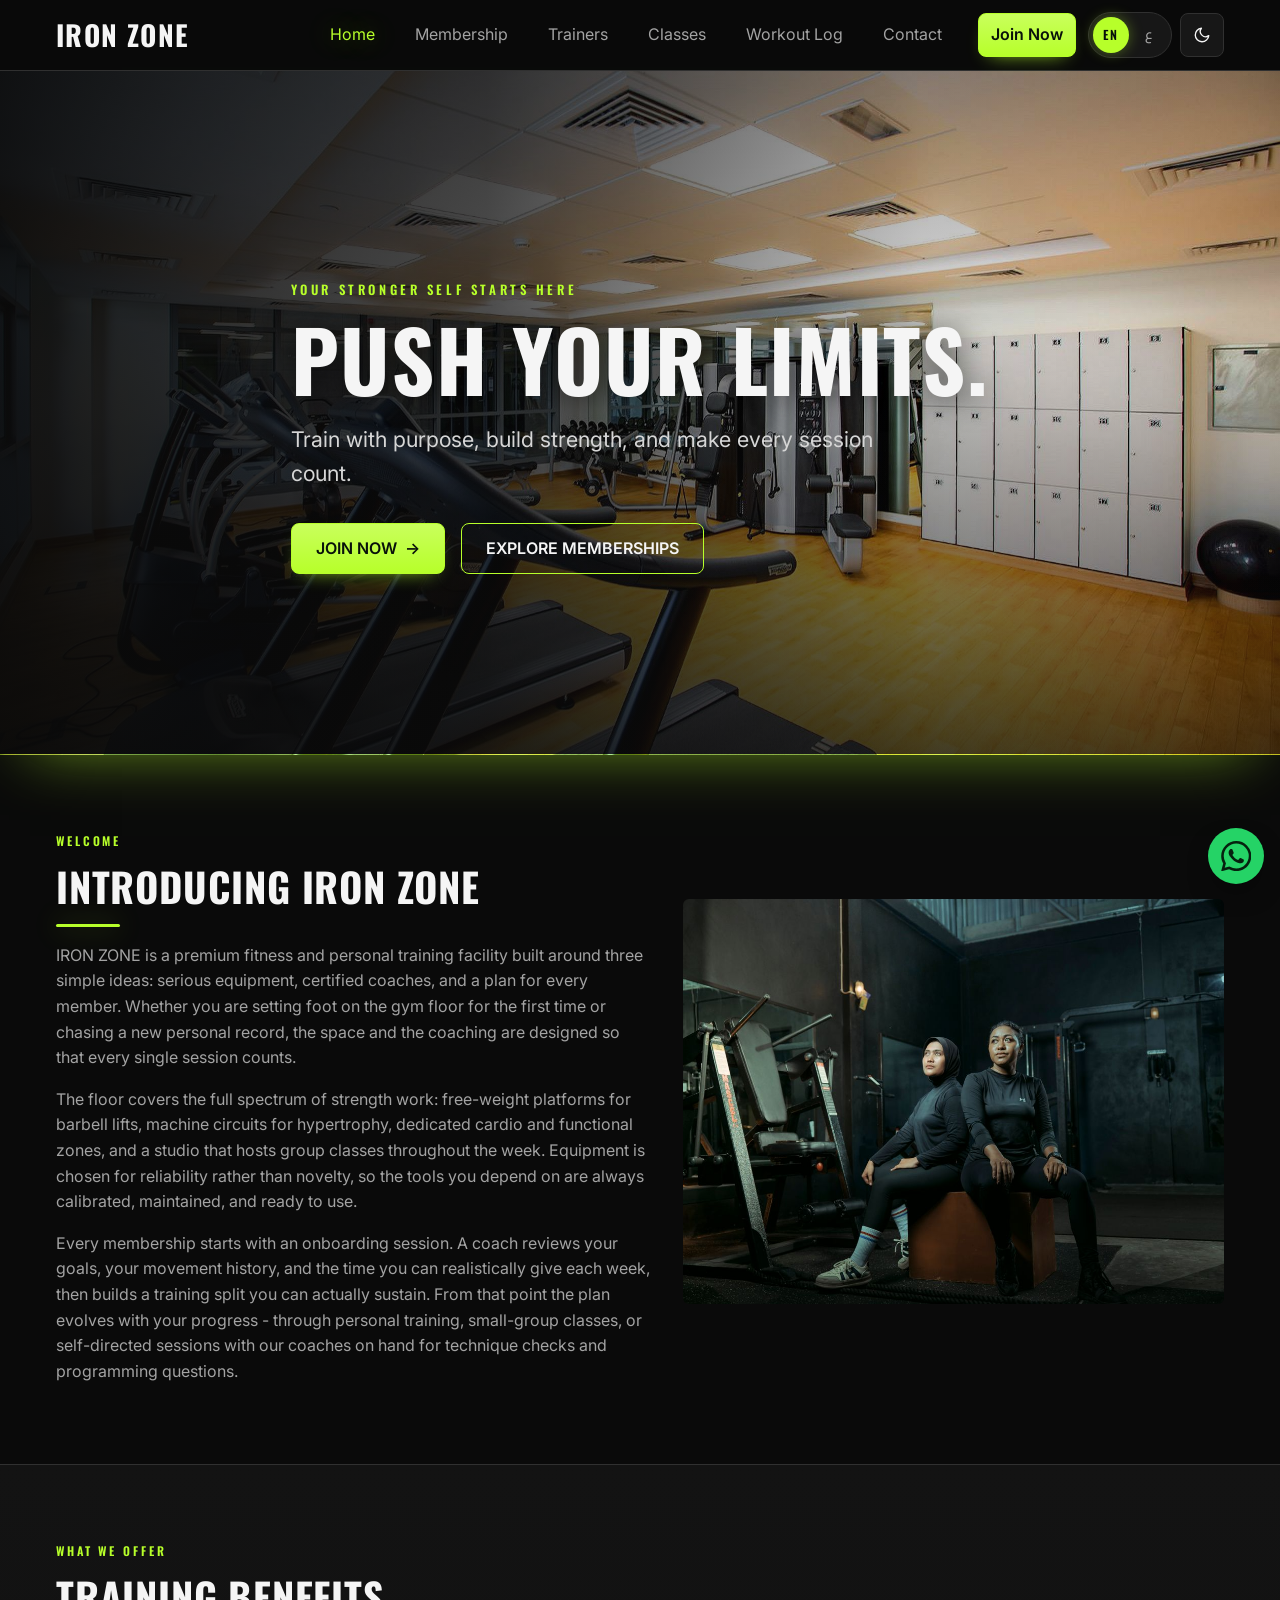
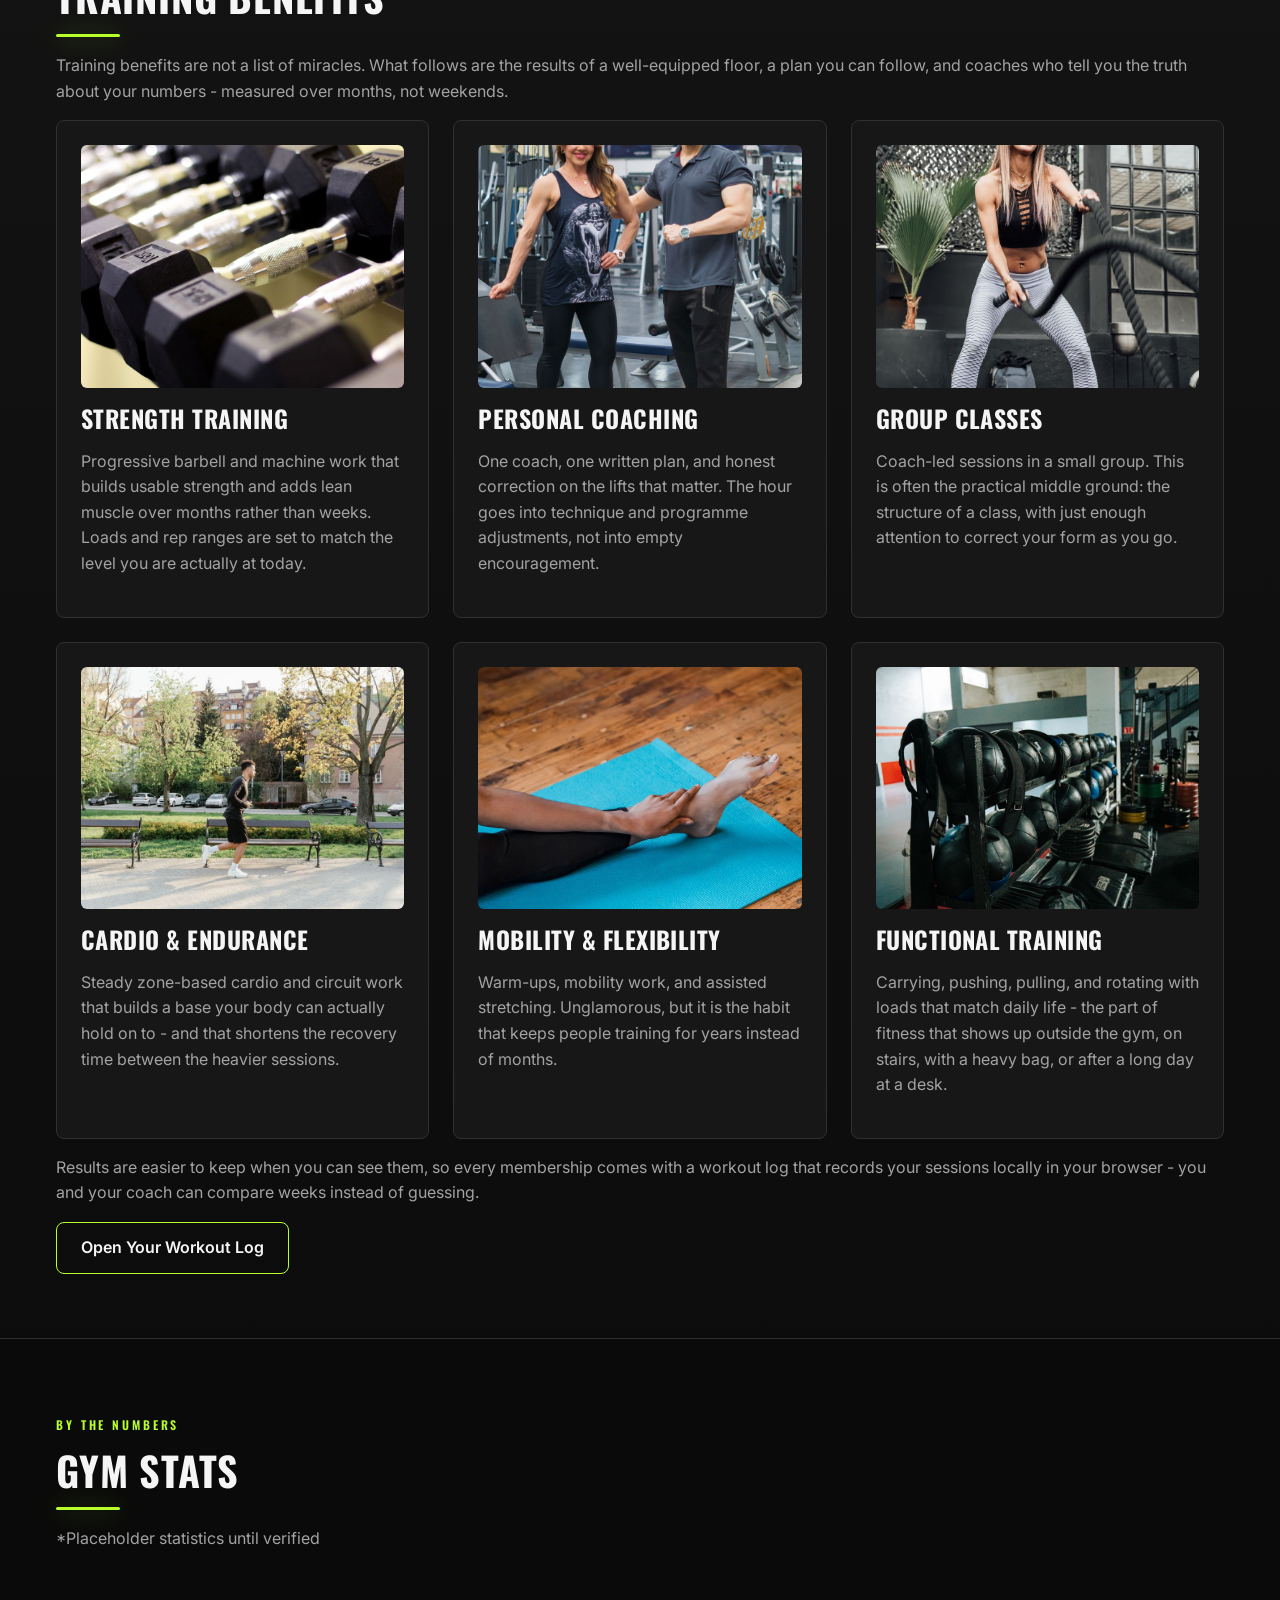
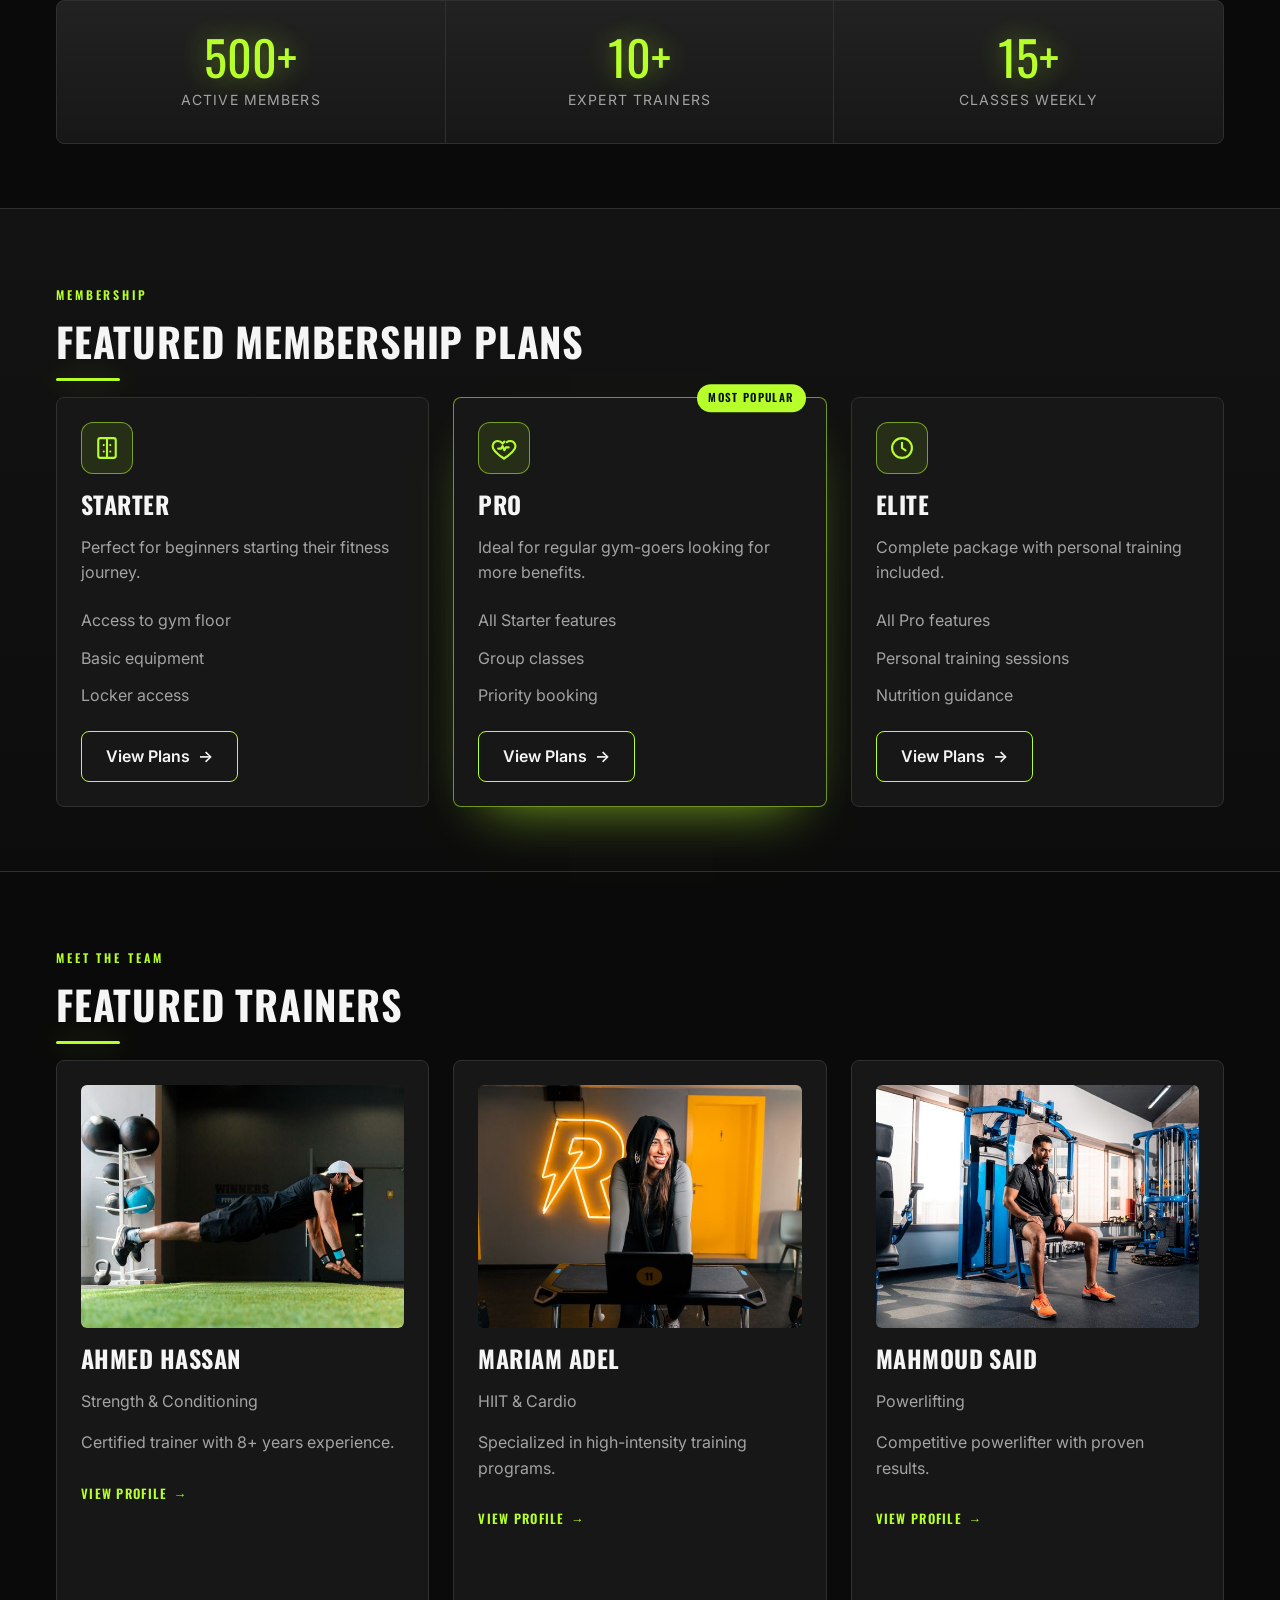
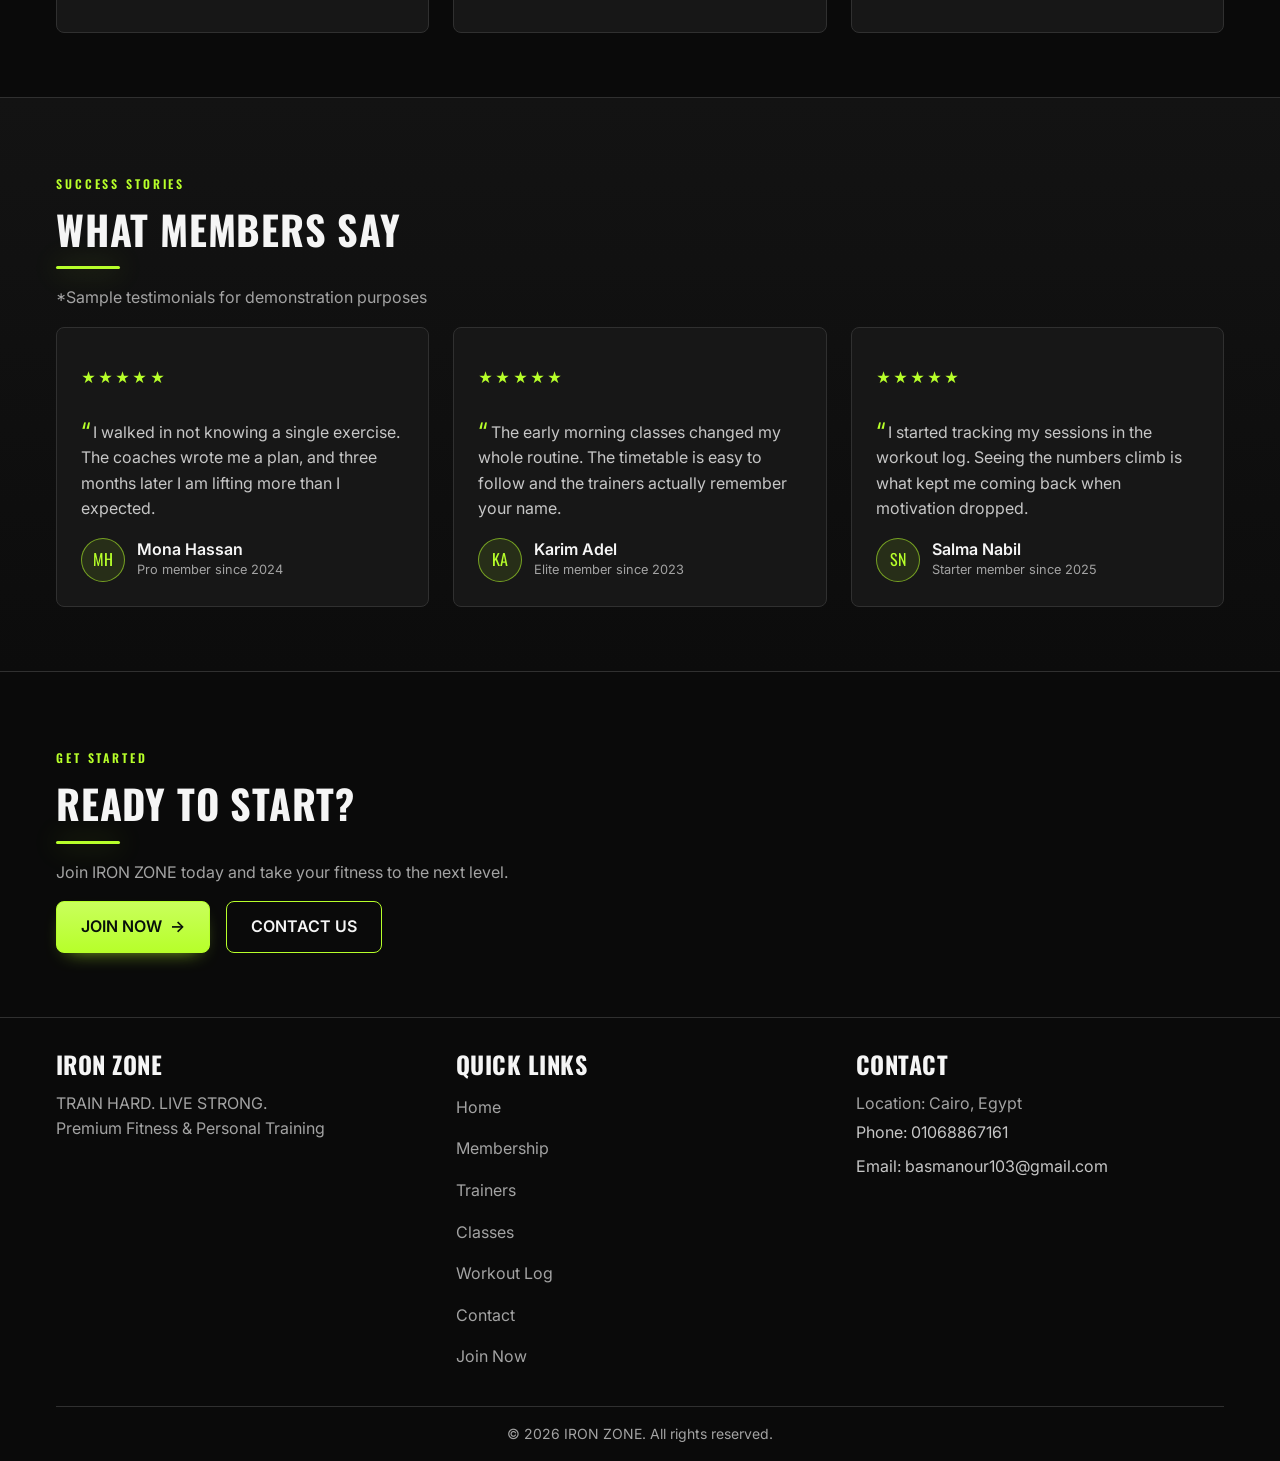
<file: index.html>
﻿<!DOCTYPE html>
<html lang="en">
  <head>
    <meta charset="UTF-8" />
    <meta name="viewport" content="width=device-width, initial-scale=1.0" />
    <meta name="description" content="IRON ZONE - Premium Fitness & Personal Training" data-i18n-content="meta.indexDescription" />
    <meta name="theme-color" content="#0A0A0A" />
    <link rel="icon" type="image/png" href="assets/images/logo-256.png" />
    <title data-i18n="meta.indexTitle">IRON ZONE - Train Hard. Live Strong.</title>
    <link rel="preload" as="image" href="assets/images/hero-cover.jpg" fetchpriority="high" />

    <script>
      (function () {
        try {
          if (localStorage.getItem('ironzone:theme') === 'light') {
            document.documentElement.setAttribute('data-theme', 'light');
          }
          if (localStorage.getItem('ironzone:lang') === 'ar') {
            document.documentElement.setAttribute('lang', 'ar');
            document.documentElement.setAttribute('dir', 'rtl');
          }
        } catch (e) {}
      })();
    </script>

    <link rel="preconnect" href="https://fonts.googleapis.com" />
    <link rel="preconnect" href="https://fonts.gstatic.com" crossorigin />
    <link href="https://fonts.googleapis.com/css2?family=Inter:wght@400;500;600&family=Oswald:wght@400;500;600;700&family=Bebas+Neue&family=Cairo:wght@400;600;700&family=Tajawal:wght@400;500;700&display=swap" rel="stylesheet" />

    <link rel="stylesheet" href="css/style.css" />
    <link rel="stylesheet" href="css/components.css" />
    <link rel="stylesheet" href="css/responsive.css" />
  </head>
  <body>
    <a href="#main-content" class="skip-link" data-i18n="skip">Skip to main content</a>
    <header class="header" id="header">
      <nav class="nav" role="navigation" aria-label="Main navigation" data-i18n-aria-label="nav.mainNav">
        <div class="nav__container">
          <a href="index.html" class="nav__logo">IRON ZONE</a>
          <ul id="navMenu" class="nav__list">
            <li><a href="index.html" class="nav__link is-active" data-i18n="nav.home">Home</a></li>
            <li><a href="membership.html" class="nav__link" data-i18n="nav.membership">Membership</a></li>
            <li><a href="trainers.html" class="nav__link" data-i18n="nav.trainers">Trainers</a></li>
            <li><a href="classes.html" class="nav__link" data-i18n="nav.classes">Classes</a></li>
            <li><a href="workout.html" class="nav__link" data-i18n="nav.workoutLog">Workout Log</a></li>
            <li><a href="contact.html" class="nav__link" data-i18n="nav.contact">Contact</a></li>
            <li><a href="join.html" class="nav__link btn" data-i18n="nav.joinNow">Join Now</a></li>
          </ul>
          <div class="nav__actions">
            <div class="lang-switch" id="langSwitch" role="group" aria-label="Language" data-i18n-aria-label="controls.langGroupLabel">
              <button type="button" class="lang-switch__opt is-active" data-lang="en" lang="en" aria-label="English" aria-pressed="true">EN</button>
              <button type="button" class="lang-switch__opt" data-lang="ar" lang="ar" aria-label="Arabic" aria-pressed="false">ع</button>
            </div>
            <button type="button" class="theme-toggle" id="themeToggle" aria-label="Switch to light theme" aria-pressed="false">
              <svg class="theme-toggle__moon" viewBox="0 0 24 24" fill="none" stroke="currentColor" stroke-width="1.8" stroke-linecap="round" stroke-linejoin="round" aria-hidden="true"><path d="M21 12.8A9 9 0 1 1 11.2 3a7 7 0 0 0 9.8 9.8z"/></svg>
              <svg class="theme-toggle__sun" viewBox="0 0 24 24" fill="none" stroke="currentColor" stroke-width="1.8" stroke-linecap="round" stroke-linejoin="round" aria-hidden="true"><circle cx="12" cy="12" r="4"/><path d="M12 2v2M12 20v2M4.9 4.9l1.4 1.4M17.7 17.7l1.4 1.4M2 12h2M20 12h2M4.9 19.1l1.4-1.4M17.7 6.3l1.4-1.4"/></svg>
            </button>
            <button class="nav__toggle" aria-expanded="false" aria-controls="navMenu" aria-label="Toggle navigation menu" data-i18n-aria-label="nav.toggleMenu"><svg class="nav__toggle__icon" viewBox="0 0 24 24" fill="none" stroke="currentColor" stroke-width="2" stroke-linecap="round" aria-hidden="true"><path d="M4 7h16M4 12h16M4 17h16" /></svg><span class="nav__toggle__text" data-i18n="nav.menu">Menu</span></button>
          </div>
        </div>
      </nav>
    </header>

    <main id="main-content">
      <section class="hero" aria-labelledby="heroTitle">
        <div class="container">
          <p class="hero__eyebrow" data-i18n="index.heroEyebrow">YOUR STRONGER SELF STARTS HERE</p>
          <h1 id="heroTitle" class="hero__title" data-i18n="index.heroTitle">PUSH YOUR LIMITS.</h1>
          <p class="hero__subtitle" data-i18n="index.heroSubtitle">Train with purpose, build strength, and make every session count.</p>
          <div class="hero__actions">
            <a href="join.html" class="btn btn--arrow" data-i18n="index.heroJoin">JOIN NOW</a>
            <a href="membership.html" class="btn btn--ghost" data-i18n="index.heroExplore">EXPLORE MEMBERSHIPS</a>
          </div>
        </div>
      </section>

      <section class="section" aria-labelledby="introTitle">
        <div class="container">
          <div class="split">
            <div>
              <p class="section__eyebrow" data-i18n="index.introEyebrow">Welcome</p>
              <h2 id="introTitle" class="section__title" data-i18n="index.introTitle">INTRODUCING IRON ZONE</h2>
              <p class="text--muted" data-i18n="index.introText">IRON ZONE is a premium fitness and personal training facility built around three simple ideas: serious equipment, certified coaches, and a plan for every member. Whether you are setting foot on the gym floor for the first time or chasing a new personal record, the space and the coaching are designed so that every single session counts.</p>
              <p class="text--muted" data-i18n="index.introText2">The floor covers the full spectrum of strength work: free-weight platforms for barbell lifts, machine circuits for hypertrophy, dedicated cardio and functional zones, and a studio that hosts group classes throughout the week. Equipment is chosen for reliability rather than novelty, so the tools you depend on are always calibrated, maintained, and ready to use.</p>
              <p class="text--muted" data-i18n="index.introText3">Every membership starts with an onboarding session. A coach reviews your goals, your movement history, and the time you can realistically give each week, then builds a training split you can actually sustain. From that point the plan evolves with your progress - through personal training, small-group classes, or self-directed sessions with our coaches on hand for technique checks and programming questions.</p>
            </div>
            <img class="card__media" src="assets/images/about.jpg" alt="Members training on the IRON ZONE gym floor" data-i18n-alt="index.introAlt" width="800" height="600" loading="lazy" />
          </div>
        </div>
      </section>

      <section class="section section--alt" aria-labelledby="benefitsTitle">
        <div class="container">
          <p class="section__eyebrow" data-i18n="index.benefitsEyebrow">What We Offer</p>
          <h2 id="benefitsTitle" class="section__title" data-i18n="index.benefitsTitle">TRAINING BENEFITS</h2>
          <p class="text--muted" data-i18n="index.benefitsIntro">Training benefits are not a list of miracles. What follows are the results of a well-equipped floor, a plan you can follow, and coaches who tell you the truth about your numbers - measured over months, not weekends.</p>
          <div class="grid grid--3">
            <article class="card">
              <img class="card__media" src="assets/images/benefit-strength.jpg" alt="Athlete lifting weights during a strength session" data-i18n-alt="index.benefit1Alt" width="800" height="600" loading="lazy" />
              <h3 class="card__title" data-i18n="index.benefit1Title">Strength Training</h3>
              <p class="text--muted" data-i18n="index.benefit1Text">Progressive barbell and machine work that builds usable strength and adds lean muscle over months rather than weeks. Loads and rep ranges are set to match the level you are actually at today.</p>
            </article>
            <article class="card">
              <img class="card__media" src="assets/images/benefit-coaching.jpg" alt="Personal trainer coaching a member one-on-one" data-i18n-alt="index.benefit2Alt" width="800" height="600" loading="lazy" />
              <h3 class="card__title" data-i18n="index.benefit2Title">Personal Coaching</h3>
              <p class="text--muted" data-i18n="index.benefit2Text">One coach, one written plan, and honest correction on the lifts that matter. The hour goes into technique and programme adjustments, not into empty encouragement.</p>
            </article>
            <article class="card">
              <img class="card__media" src="assets/images/benefit-classes.jpg" alt="High-energy group fitness class in progress" data-i18n-alt="index.benefit3Alt" width="800" height="600" loading="lazy" />
              <h3 class="card__title" data-i18n="index.benefit3Title">Group Classes</h3>
              <p class="text--muted" data-i18n="index.benefit3Text">Coach-led sessions in a small group. This is often the practical middle ground: the structure of a class, with just enough attention to correct your form as you go.</p>
            </article>
            <article class="card">
              <img class="card__media" src="assets/images/class-cardio.jpg" alt="Member on a cardio machine during a conditioning session" data-i18n-alt="index.benefit4Alt" width="800" height="600" loading="lazy" />
              <h3 class="card__title" data-i18n="index.benefit4Title">Cardio &amp; Endurance</h3>
              <p class="text--muted" data-i18n="index.benefit4Text">Steady zone-based cardio and circuit work that builds a base your body can actually hold on to - and that shortens the recovery time between the heavier sessions.</p>
            </article>
            <article class="card">
              <img class="card__media" src="assets/images/class-yoga.jpg" alt="Member stretching on a mat during a mobility class" data-i18n-alt="index.benefit5Alt" width="800" height="600" loading="lazy" />
              <h3 class="card__title" data-i18n="index.benefit5Title">Mobility &amp; Flexibility</h3>
              <p class="text--muted" data-i18n="index.benefit5Text">Warm-ups, mobility work, and assisted stretching. Unglamorous, but it is the habit that keeps people training for years instead of months.</p>
            </article>
            <article class="card">
              <img class="card__media" src="assets/images/class-functional.jpg" alt="Member carrying a weight during a functional training circuit" data-i18n-alt="index.benefit6Alt" width="800" height="600" loading="lazy" />
              <h3 class="card__title" data-i18n="index.benefit6Title">Functional Training</h3>
              <p class="text--muted" data-i18n="index.benefit6Text">Carrying, pushing, pulling, and rotating with loads that match daily life - the part of fitness that shows up outside the gym, on stairs, with a heavy bag, or after a long day at a desk.</p>
            </article>
          </div>
          <p class="text--muted" data-i18n="index.benefitsNote">Results are easier to keep when you can see them, so every membership comes with a workout log that records your sessions locally in your browser - you and your coach can compare weeks instead of guessing.</p>
          <div class="hero__actions">
            <a href="workout.html" class="btn btn--ghost" data-i18n="index.benefitsLogLink">Open Your Workout Log</a>
          </div>
        </div>
      </section>

      <section class="section" aria-labelledby="statsTitle">
        <div class="container">
          <p class="section__eyebrow" data-i18n="index.statsEyebrow">By The Numbers</p>
          <h2 id="statsTitle" class="section__title" data-i18n="index.statsTitle">GYM STATS</h2>
          <p class="text--muted" data-i18n="index.statsNote">*Placeholder statistics until verified</p>
          <div class="stats">
            <div class="stat">
              <span class="stat__number">500+</span>
              <span class="stat__label" data-i18n="index.stat1Label">Active Members</span>
            </div>
            <div class="stat">
              <span class="stat__number">10+</span>
              <span class="stat__label" data-i18n="index.stat2Label">Expert Trainers</span>
            </div>
            <div class="stat">
              <span class="stat__number">15+</span>
              <span class="stat__label" data-i18n="index.stat3Label">Classes Weekly</span>
            </div>
          </div>
        </div>
      </section>

      <section class="section section--alt" aria-labelledby="plansTitle">
        <div class="container">
          <p class="section__eyebrow" data-i18n="index.plansEyebrow">Membership</p>
          <h2 id="plansTitle" class="section__title" data-i18n="index.plansTitle">FEATURED MEMBERSHIP PLANS</h2>
          <div class="grid grid--3">
            <article class="card">
              <span class="card__icon"><svg viewBox="0 0 24 24" fill="none" aria-hidden="true"><rect x="4.5" y="3.5" width="15" height="17" rx="1.8"/><path d="M12 3.5v17M9.2 9.5h.01M14.8 9.5h.01M9.2 15h.01M14.8 15h.01"/></svg></span>
              <h3 class="card__title" data-i18n="index.planStarterName">Starter</h3>
              <p class="text--muted" data-i18n="index.planStarterText">Perfect for beginners starting their fitness journey.</p>
              <ul class="card__list">
                <li data-i18n="index.planStarterF1">Access to gym floor</li>
                <li data-i18n="index.planStarterF2">Basic equipment</li>
                <li data-i18n="index.planStarterF3">Locker access</li>
              </ul>
              <a href="membership.html" class="btn btn--ghost btn--arrow" data-i18n="common.viewPlans">View Plans</a>
            </article>
            <article class="card card--featured">
              <span class="card__badge" data-i18n="common.mostPopular">Most Popular</span>
              <span class="card__icon"><svg viewBox="0 0 24 24" fill="none" aria-hidden="true"><path d="M12 21s-7-4.4-9.3-8.6C1.4 9.6 3.2 6 6.6 6c2 0 3.4 1.1 4.2 2.2.4-.5.9-1.1 1.6-1.6"/><path d="M12 21s7-4.4 9.3-8.6c1.3-2.8-.5-6.4-3.9-6.4-1.2 0-2.2.4-3 .9"/><path d="M7 12.5h2.5l1.2-2.2 1.6 3.6 1.2-2.4H16"/></svg></span>
              <h3 class="card__title" data-i18n="index.planProName">Pro</h3>
              <p class="text--muted" data-i18n="index.planProText">Ideal for regular gym-goers looking for more benefits.</p>
              <ul class="card__list">
                <li data-i18n="index.planProF1">All Starter features</li>
                <li data-i18n="index.planProF2">Group classes</li>
                <li data-i18n="index.planProF3">Priority booking</li>
              </ul>
              <a href="membership.html" class="btn btn--ghost btn--arrow" data-i18n="common.viewPlans">View Plans</a>
            </article>
            <article class="card">
              <span class="card__icon"><svg viewBox="0 0 24 24" fill="none" aria-hidden="true"><circle cx="12" cy="12" r="8.5"/><path d="M12 7.5V12l3 2"/></svg></span>
              <h3 class="card__title" data-i18n="index.planEliteName">Elite</h3>
              <p class="text--muted" data-i18n="index.planEliteText">Complete package with personal training included.</p>
              <ul class="card__list">
                <li data-i18n="index.planEliteF1">All Pro features</li>
                <li data-i18n="index.planEliteF2">Personal training sessions</li>
                <li data-i18n="index.planEliteF3">Nutrition guidance</li>
              </ul>
              <a href="membership.html" class="btn btn--ghost btn--arrow" data-i18n="common.viewPlans">View Plans</a>
            </article>
          </div>
        </div>
      </section>

      <section class="section" aria-labelledby="trainersTitle">
        <div class="container">
          <p class="section__eyebrow" data-i18n="index.trainersEyebrow">Meet The Team</p>
          <h2 id="trainersTitle" class="section__title" data-i18n="index.trainersTitle">FEATURED TRAINERS</h2>
          <div class="grid grid--3">
            <article class="card card--interactive">
              <a class="card__link" href="trainer.html?id=alex">
                <img class="card__media" src="assets/images/trainer-1.jpg" alt="Ahmed Hassan, strength and conditioning coach" data-i18n-alt="index.trainer1Alt" width="600" height="450" loading="lazy" />
                <h3 class="card__title" data-i18n="index.trainer1Name">Ahmed Hassan</h3>
                <p class="text--muted" data-i18n="index.trainer1Role">Strength &amp; Conditioning</p>
                <p class="text--muted" data-i18n="index.trainer1Bio">Certified trainer with 8+ years experience.</p>
                <span class="card__cta" data-i18n="trainerPage.viewProfile">View profile</span>
              </a>
              <a href="trainers.html" class="btn btn--ghost btn--arrow" data-i18n="common.viewAllTrainers">View All Trainers</a>
            </article>
            <article class="card card--interactive">
              <a class="card__link" href="trainer.html?id=sarah">
                <img class="card__media" src="assets/images/trainer-2.jpg" alt="Mariam Adel, HIIT and cardio coach" data-i18n-alt="index.trainer2Alt" width="600" height="450" loading="lazy" />
                <h3 class="card__title" data-i18n="index.trainer2Name">Mariam Adel</h3>
                <p class="text--muted" data-i18n="index.trainer2Role">HIIT &amp; Cardio</p>
                <p class="text--muted" data-i18n="index.trainer2Bio">Specialized in high-intensity training programs.</p>
                <span class="card__cta" data-i18n="trainerPage.viewProfile">View profile</span>
              </a>
              <a href="trainers.html" class="btn btn--ghost btn--arrow" data-i18n="common.viewAllTrainers">View All Trainers</a>
            </article>
            <article class="card card--interactive">
              <a class="card__link" href="trainer.html?id=mike">
                <img class="card__media" src="assets/images/trainer-3.jpg" alt="Mahmoud Said, powerlifting coach" data-i18n-alt="index.trainer3Alt" width="600" height="450" loading="lazy" />
                <h3 class="card__title" data-i18n="index.trainer3Name">Mahmoud Said</h3>
                <p class="text--muted" data-i18n="index.trainer3Role">Powerlifting</p>
                <p class="text--muted" data-i18n="index.trainer3Bio">Competitive powerlifter with proven results.</p>
                <span class="card__cta" data-i18n="trainerPage.viewProfile">View profile</span>
              </a>
              <a href="trainers.html" class="btn btn--ghost btn--arrow" data-i18n="common.viewAllTrainers">View All Trainers</a>
            </article>
          </div>
        </div>
      </section>

      <section class="section section--alt" aria-labelledby="testimonialsTitle">
        <div class="container">
          <p class="section__eyebrow" data-i18n="index.testimonialsEyebrow">Success Stories</p>
          <h2 id="testimonialsTitle" class="section__title" data-i18n="index.testimonialsTitle">WHAT MEMBERS SAY</h2>
          <p class="text--muted" data-i18n="index.testimonialsNote">*Sample testimonials for demonstration purposes</p>
          <div class="grid grid--3">
            <article class="testimonial">
              <p class="testimonial__rating" aria-label="5 out of 5" data-i18n-aria-label="index.testimonial1Rating" data-i18n="common.fiveStars">★★★★★</p>
              <blockquote class="testimonial__quote" data-i18n="index.testimonial1Quote">I walked in not knowing a single exercise. The coaches wrote me a plan, and three months later I am lifting more than I expected.</blockquote>
              <div class="testimonial__footer">
                <span class="testimonial__avatar" aria-hidden="true">MH</span>
                <div>
                  <div class="testimonial__author" data-i18n="index.testimonial1Name">Mona Hassan</div>
                  <div class="testimonial__meta" data-i18n="index.testimonial1Meta">Pro member since 2024</div>
                </div>
              </div>
            </article>
            <article class="testimonial">
              <p class="testimonial__rating" aria-label="5 out of 5" data-i18n-aria-label="index.testimonial2Rating" data-i18n="common.fiveStars">★★★★★</p>
              <blockquote class="testimonial__quote" data-i18n="index.testimonial2Quote">The early morning classes changed my whole routine. The timetable is easy to follow and the trainers actually remember your name.</blockquote>
              <div class="testimonial__footer">
                <span class="testimonial__avatar" aria-hidden="true">KA</span>
                <div>
                  <div class="testimonial__author" data-i18n="index.testimonial2Name">Karim Adel</div>
                  <div class="testimonial__meta" data-i18n="index.testimonial2Meta">Elite member since 2023</div>
                </div>
              </div>
            </article>
            <article class="testimonial">
              <p class="testimonial__rating" aria-label="5 out of 5" data-i18n-aria-label="index.testimonial3Rating" data-i18n="common.fiveStars">★★★★★</p>
              <blockquote class="testimonial__quote" data-i18n="index.testimonial3Quote">I started tracking my sessions in the workout log. Seeing the numbers climb is what kept me coming back when motivation dropped.</blockquote>
              <div class="testimonial__footer">
                <span class="testimonial__avatar" aria-hidden="true">SN</span>
                <div>
                  <div class="testimonial__author" data-i18n="index.testimonial3Name">Salma Nabil</div>
                  <div class="testimonial__meta" data-i18n="index.testimonial3Meta">Starter member since 2025</div>
                </div>
              </div>
            </article>
          </div>
        </div>
      </section>

      <section class="section" aria-labelledby="ctaTitle">
        <div class="container">
          <p class="section__eyebrow" data-i18n="index.ctaEyebrow">Get Started</p>
          <h2 id="ctaTitle" class="section__title" data-i18n="index.ctaTitle">READY TO START?</h2>
          <p class="text--muted" data-i18n="index.ctaText">Join IRON ZONE today and take your fitness to the next level.</p>
          <div class="hero__actions">
            <a href="join.html" class="btn btn--arrow" data-i18n="index.ctaJoin">JOIN NOW</a>
            <a href="contact.html" class="btn btn--ghost" data-i18n="index.ctaContact">CONTACT US</a>
          </div>
        </div>
      </section>
    </main>

    <footer class="footer">
      <div class="container">
        <div class="footer__content">
          <div>
            <h3 class="footer__title">IRON ZONE</h3>
            <p class="footer__text" data-i18n="footer.tagline">TRAIN HARD. LIVE STRONG.</p>
            <p class="footer__text" data-i18n="footer.subtitle">Premium Fitness & Personal Training</p>
          </div>
          <div>
            <h4 class="footer__title" data-i18n="footer.quickLinks">Quick Links</h4>
            <ul class="footer__links">
              <li><a href="index.html" data-i18n="nav.home">Home</a></li>
              <li><a href="membership.html" data-i18n="nav.membership">Membership</a></li>
              <li><a href="trainers.html" data-i18n="nav.trainers">Trainers</a></li>
              <li><a href="classes.html" data-i18n="nav.classes">Classes</a></li>
              <li><a href="workout.html" data-i18n="nav.workoutLog">Workout Log</a></li>
              <li><a href="contact.html" data-i18n="nav.contact">Contact</a></li>
              <li><a href="join.html" data-i18n="nav.joinNow">Join Now</a></li>
            </ul>
          </div>
          <div>
            <h4 class="footer__title" data-i18n="footer.contact">Contact</h4>
            <p class="footer__text" data-i18n="footer.location">Location: Cairo, Egypt</p>
            <p class="footer__text"><a href="tel:+201068867161" data-i18n="footer.phone">Phone: 01068867161</a></p>
            <p class="footer__text"><a href="mailto:basmanour103@gmail.com" data-i18n="footer.email">Email: basmanour103@gmail.com</a></p>
          </div>
        </div>
        <div class="footer__bottom">
          <p>&copy; <span id="year"></span> <span data-i18n="footer.rights">IRON ZONE. All rights reserved.</span></p>
        </div>
      </div>
    </footer>

    <a class="whatsapp-fab" href="https://wa.me/201068867161" target="_blank" rel="noopener noreferrer">
      <svg class="whatsapp-fab__icon" viewBox="0 0 24 24" aria-hidden="true" focusable="false">
        <path fill="currentColor" d="M17.472 14.382c-.297-.149-1.758-.867-2.03-.967-.273-.099-.471-.148-.67.15-.197.297-.767.966-.94 1.164-.173.199-.347.223-.644.075-.297-.15-1.255-.463-2.39-1.475-.883-.788-1.48-1.761-1.653-2.059-.173-.297-.018-.458.13-.606.134-.133.298-.347.446-.52.149-.174.198-.298.298-.497.099-.198.05-.371-.025-.52-.075-.149-.669-1.612-.916-2.207-.242-.579-.487-.5-.669-.51l-.57-.01c-.198 0-.52.074-.792.372-.272.297-1.04 1.016-1.04 2.479 0 1.462 1.065 2.875 1.213 3.074.149.198 2.096 3.2 5.077 4.487.709.306 1.262.489 1.694.625.712.226 1.36.194 1.872.118.571-.085 1.758-.719 2.006-1.413.248-.694.248-1.289.173-1.413-.074-.124-.272-.198-.57-.347m-5.421 7.403h-.004a9.87 9.87 0 01-5.031-1.378l-.361-.214-3.741.982.998-3.648-.235-.374a9.86 9.86 0 01-1.51-5.26c.001-5.45 4.436-9.884 9.888-9.884 2.64 0 5.122 1.03 6.988 2.898a9.825 9.825 0 012.893 6.994c-.003 5.45-4.437 9.884-9.885 9.884m8.413-18.297A11.815 11.815 0 0012.05 0C5.495 0 .16 5.335.157 11.892c0 2.096.547 4.142 1.588 5.945L.057 24l6.305-1.654a11.882 11.882 0 005.683 1.448h.005c6.554 0 11.89-5.335 11.893-11.893a11.821 11.821 0 00-3.48-8.413z" />
      </svg>
      <span class="visually-hidden" data-i18n="whatsapp.label">Chat with IRON ZONE on WhatsApp</span>
    </a>

    <script src="js/main.js"></script>
    <script src="js/i18n.js"></script>
  </body>
</html>
</file>
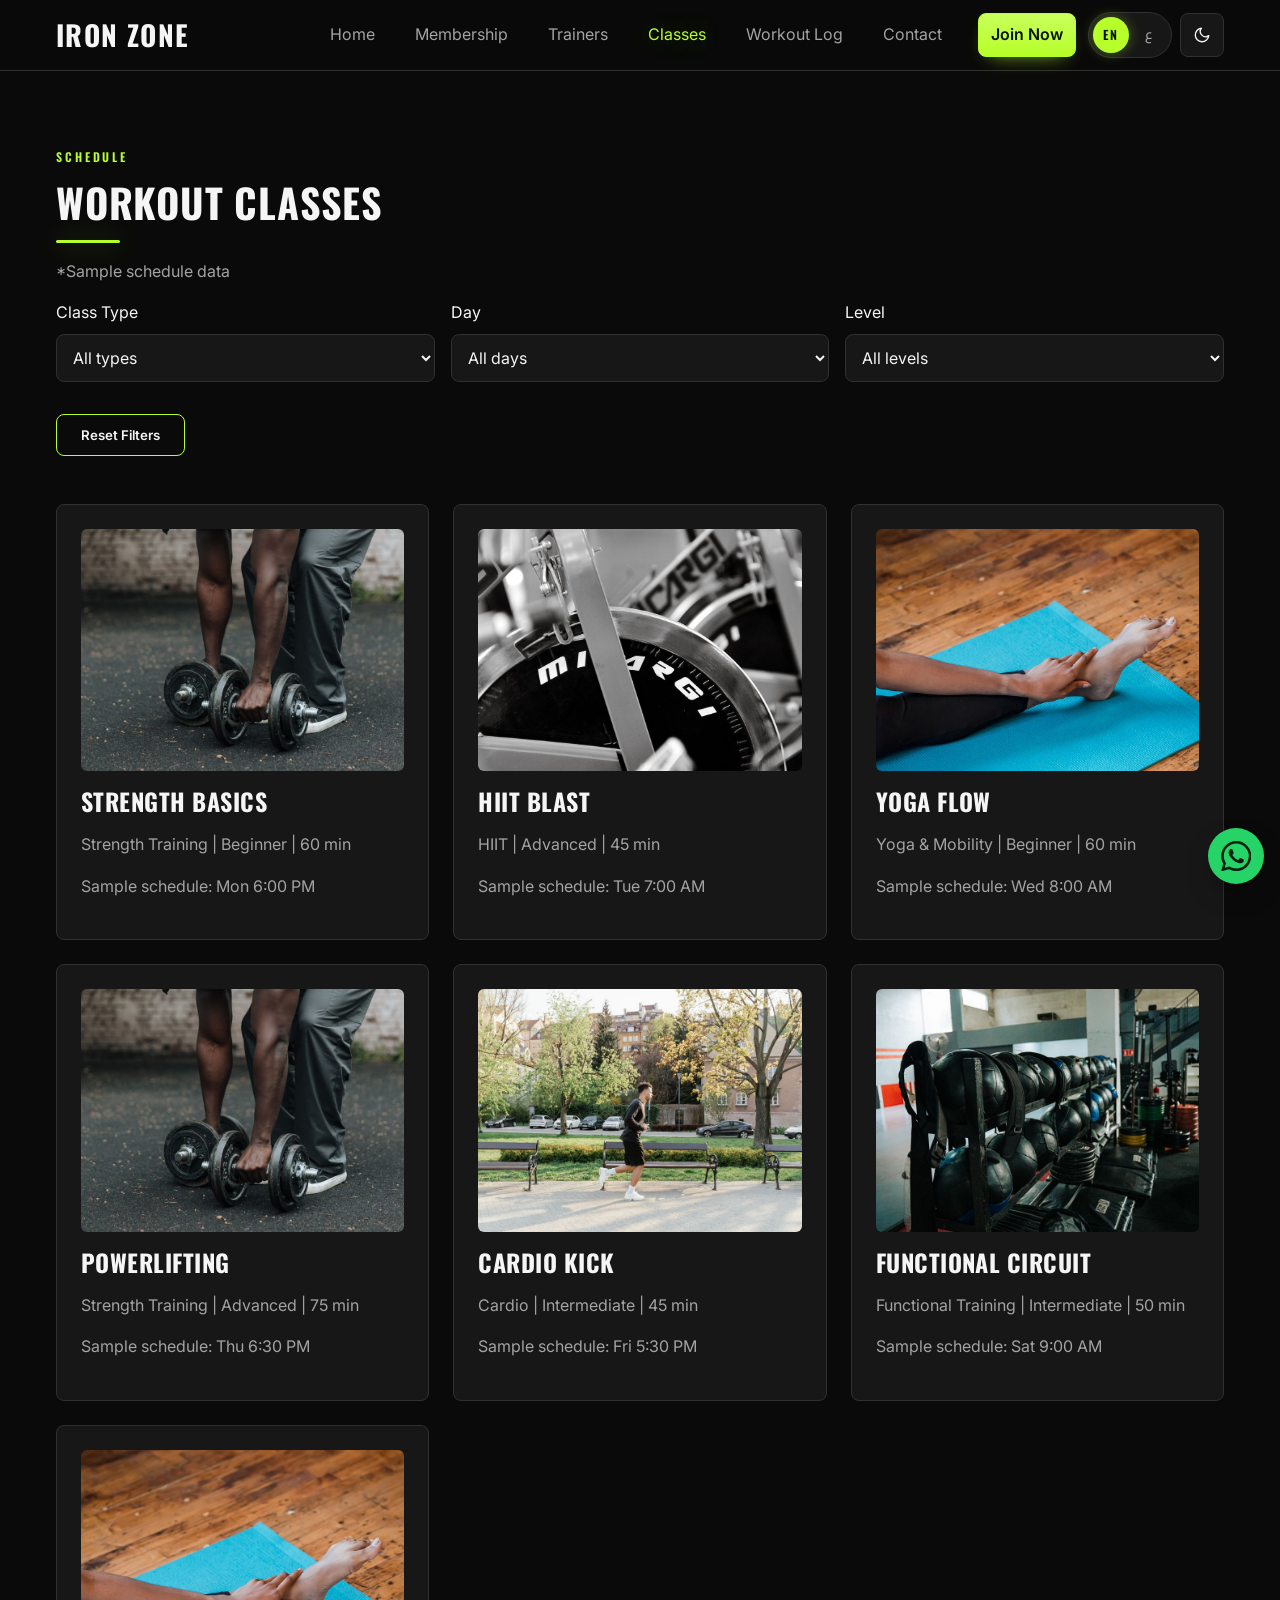
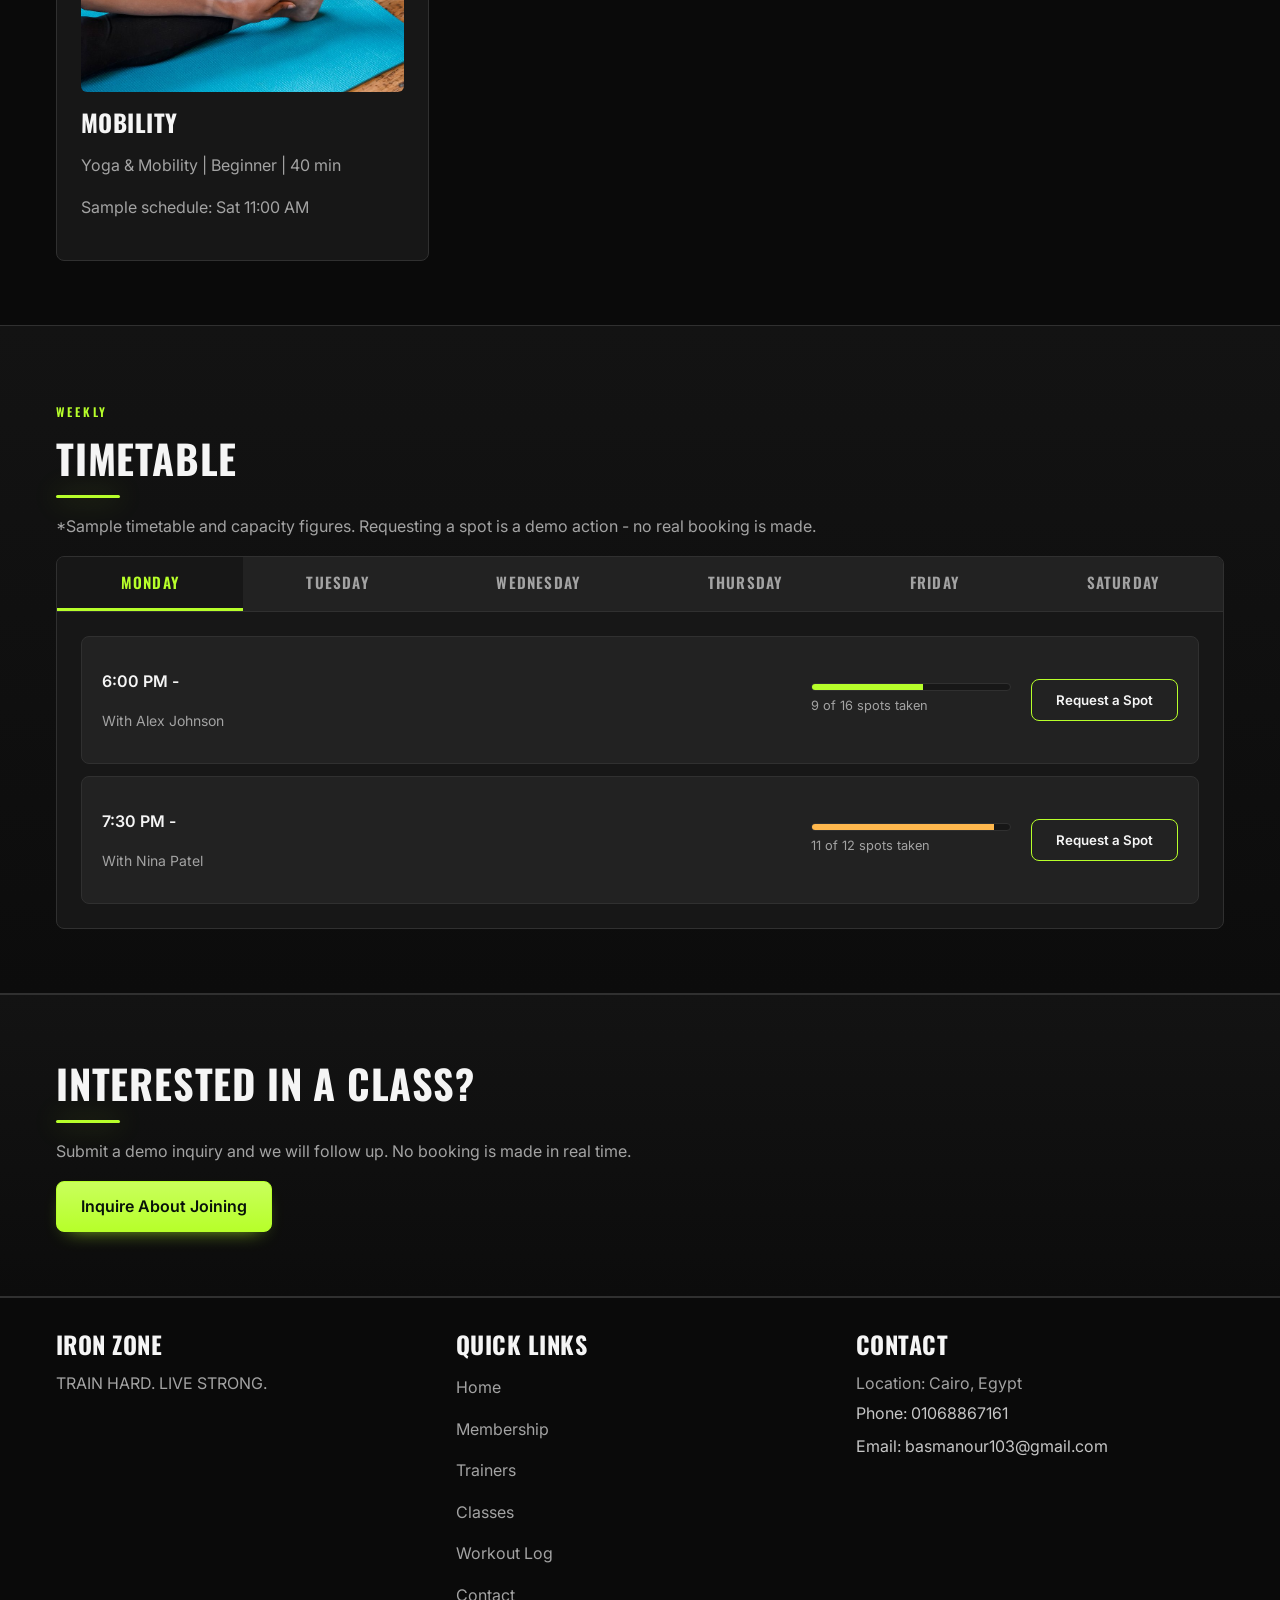
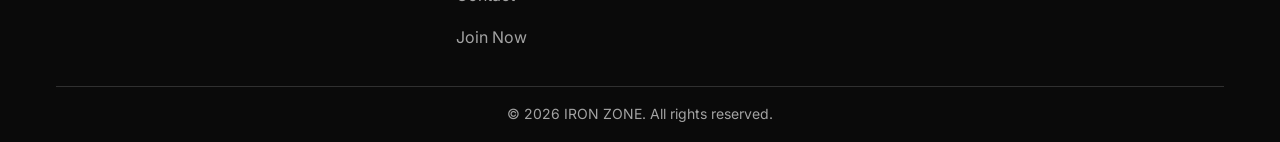
<file: classes.html>
﻿<!DOCTYPE html>
<html lang="en">
  <head>
    <meta charset="UTF-8" />
    <meta name="viewport" content="width=device-width, initial-scale=1.0" />
    <meta name="description" content="IRON ZONE - Workout Classes" data-i18n-content="meta.classesDescription" />
    <meta name="theme-color" content="#0A0A0A" />
    <link rel="icon" type="image/png" href="assets/images/logo-256.png" />
    <title data-i18n="meta.classesTitle">IRON ZONE - Classes</title>
    <script>
      (function () {
        try {
          if (localStorage.getItem('ironzone:theme') === 'light') {
            document.documentElement.setAttribute('data-theme', 'light');
          }
          if (localStorage.getItem('ironzone:lang') === 'ar') {
            document.documentElement.setAttribute('lang', 'ar');
            document.documentElement.setAttribute('dir', 'rtl');
          }
        } catch (e) {}
      })();
    </script>

    <link rel="preconnect" href="https://fonts.googleapis.com" />
    <link rel="preconnect" href="https://fonts.gstatic.com" crossorigin />
    <link href="https://fonts.googleapis.com/css2?family=Inter:wght@400;500;600&family=Oswald:wght@400;500;600;700&family=Bebas+Neue&family=Cairo:wght@400;600;700&family=Tajawal:wght@400;500;700&display=swap" rel="stylesheet" />
    <link rel="stylesheet" href="css/style.css" />
    <link rel="stylesheet" href="css/components.css" />
    <link rel="stylesheet" href="css/responsive.css" />
  </head>
  <body>
    <a href="#main-content" class="skip-link" data-i18n="skip">Skip to main content</a>
    <header class="header" id="header">
      <nav class="nav" role="navigation" aria-label="Main navigation" data-i18n-aria-label="nav.mainNav">
        <div class="nav__container">
          <a href="index.html" class="nav__logo">IRON ZONE</a>
          <ul id="navMenu" class="nav__list">
            <li><a href="index.html" class="nav__link" data-i18n="nav.home">Home</a></li>
            <li><a href="membership.html" class="nav__link" data-i18n="nav.membership">Membership</a></li>
            <li><a href="trainers.html" class="nav__link" data-i18n="nav.trainers">Trainers</a></li>
            <li><a href="classes.html" class="nav__link is-active" data-i18n="nav.classes">Classes</a></li>
            <li><a href="workout.html" class="nav__link" data-i18n="nav.workoutLog">Workout Log</a></li>
            <li><a href="contact.html" class="nav__link" data-i18n="nav.contact">Contact</a></li>
            <li><a href="join.html" class="nav__link btn" data-i18n="nav.joinNow">Join Now</a></li>
          </ul>
          <div class="nav__actions">
            <div class="lang-switch" id="langSwitch" role="group" aria-label="Language" data-i18n-aria-label="controls.langGroupLabel">
              <button type="button" class="lang-switch__opt is-active" data-lang="en" lang="en" aria-label="English" aria-pressed="true">EN</button>
              <button type="button" class="lang-switch__opt" data-lang="ar" lang="ar" aria-label="Arabic" aria-pressed="false">ع</button>
            </div>
            <button type="button" class="theme-toggle" id="themeToggle" aria-label="Switch to light theme" aria-pressed="false">
              <svg class="theme-toggle__moon" viewBox="0 0 24 24" fill="none" stroke="currentColor" stroke-width="1.8" stroke-linecap="round" stroke-linejoin="round" aria-hidden="true"><path d="M21 12.8A9 9 0 1 1 11.2 3a7 7 0 0 0 9.8 9.8z"/></svg>
              <svg class="theme-toggle__sun" viewBox="0 0 24 24" fill="none" stroke="currentColor" stroke-width="1.8" stroke-linecap="round" stroke-linejoin="round" aria-hidden="true"><circle cx="12" cy="12" r="4"/><path d="M12 2v2M12 20v2M4.9 4.9l1.4 1.4M17.7 17.7l1.4 1.4M2 12h2M20 12h2M4.9 19.1l1.4-1.4M17.7 6.3l1.4-1.4"/></svg>
            </button>
            <button class="nav__toggle" aria-expanded="false" aria-controls="navMenu" aria-label="Toggle navigation menu" data-i18n-aria-label="nav.toggleMenu"><svg class="nav__toggle__icon" viewBox="0 0 24 24" fill="none" stroke="currentColor" stroke-width="2" stroke-linecap="round" aria-hidden="true"><path d="M4 7h16M4 12h16M4 17h16" /></svg><span class="nav__toggle__text" data-i18n="nav.menu">Menu</span></button>
          </div>
        </div>
      </nav>
    </header>
    <main id="main-content">
      <section class="section">
        <div class="container">
          <p class="section__eyebrow" data-i18n="classesPage.eyebrow">Schedule</p>
          <h1 class="section__title" data-i18n="classesPage.title">Workout Classes</h1>
          <p class="text--muted" data-i18n="classesPage.note">*Sample schedule data</p>
          <div class="filters">
            <div class="form__group">
              <label class="form__label" for="classType" data-i18n="classesPage.typeLabel">Class Type</label>
              <select id="classType" class="form__select">
                <option value="" data-i18n="classesPage.allTypes">All types</option>
                <option value="strength" data-i18n="classesPage.typeStrength">Strength Training</option>
                <option value="hiit" data-i18n="classesPage.typeHiit">HIIT</option>
                <option value="cardio" data-i18n="classesPage.typeCardio">Cardio</option>
                <option value="yoga" data-i18n="classesPage.typeYoga">Yoga &amp; Mobility</option>
                <option value="functional" data-i18n="classesPage.typeFunctional">Functional Training</option>
              </select>
            </div>
            <div class="form__group">
              <label class="form__label" for="classDay" data-i18n="classesPage.dayLabel">Day</label>
              <select id="classDay" class="form__select">
                <option value="" data-i18n="classesPage.allDays">All days</option>
                <option value="monday" data-i18n="classesPage.monday">Monday</option>
                <option value="tuesday" data-i18n="classesPage.tuesday">Tuesday</option>
                <option value="wednesday" data-i18n="classesPage.wednesday">Wednesday</option>
                <option value="thursday" data-i18n="classesPage.thursday">Thursday</option>
                <option value="friday" data-i18n="classesPage.friday">Friday</option>
                <option value="saturday" data-i18n="classesPage.saturday">Saturday</option>
              </select>
            </div>
            <div class="form__group">
              <label class="form__label" for="classLevel" data-i18n="classesPage.levelLabel">Level</label>
              <select id="classLevel" class="form__select">
                <option value="" data-i18n="classesPage.allLevels">All levels</option>
                <option value="beginner" data-i18n="classesPage.levelBeginner">Beginner</option>
                <option value="intermediate" data-i18n="classesPage.levelIntermediate">Intermediate</option>
                <option value="advanced" data-i18n="classesPage.levelAdvanced">Advanced</option>
              </select>
            </div>
            <div class="form__group">
              <button type="button" id="classReset" class="btn btn--ghost" data-i18n="classesPage.resetFilters">Reset Filters</button>
            </div>
          </div>
          <div id="classList" class="grid grid--3"></div>
          <p id="classEmpty" class="text--muted" hidden data-i18n="classesPage.empty">No classes match your filters.</p>
        </div>
      </section>
      <section class="section section--alt">
        <div class="container">
          <p class="section__eyebrow" data-i18n="schedule.eyebrow">Weekly</p>
          <h2 class="section__title" data-i18n="schedule.title">Timetable</h2>
          <p class="text--muted" data-i18n="schedule.note">*Sample timetable and capacity figures. Requesting a spot is a demo action - no real booking is made.</p>
          <div class="tabs">
            <div class="tablist" id="scheduleTabs" role="tablist" aria-label="Weekly class timetable" data-i18n-aria-label="schedule.tablistLabel"></div>
            <div class="tabpanels" id="schedulePanels"></div>
          </div>
        </div>
      </section>
      <section class="section section--alt">
        <div class="container">
          <h2 class="section__title" data-i18n="classesPage.ctaTitle">Interested In a Class?</h2>
          <p class="text--muted" data-i18n="classesPage.ctaText">Submit a demo inquiry and we will follow up. No booking is made in real time.</p>
          <a href="join.html" class="btn" data-i18n="classesPage.ctaBtn">Inquire About Joining</a>
        </div>
      </section>
    </main>
    <footer class="footer">
      <div class="container">
        <div class="footer__content">
          <div>
            <h3 class="footer__title">IRON ZONE</h3>
            <p class="footer__text" data-i18n="footer.tagline">TRAIN HARD. LIVE STRONG.</p>
          </div>
          <div>
            <h4 class="footer__title" data-i18n="footer.quickLinks">Quick Links</h4>
            <ul class="footer__links">
              <li><a href="index.html" data-i18n="nav.home">Home</a></li>
              <li><a href="membership.html" data-i18n="nav.membership">Membership</a></li>
              <li><a href="trainers.html" data-i18n="nav.trainers">Trainers</a></li>
              <li><a href="classes.html" data-i18n="nav.classes">Classes</a></li>
              <li><a href="workout.html" data-i18n="nav.workoutLog">Workout Log</a></li>
              <li><a href="contact.html" data-i18n="nav.contact">Contact</a></li>
              <li><a href="join.html" data-i18n="nav.joinNow">Join Now</a></li>
            </ul>
          </div>
          <div>
            <h4 class="footer__title" data-i18n="footer.contact">Contact</h4>
            <p class="footer__text" data-i18n="footer.location">Location: Cairo, Egypt</p>
            <p class="footer__text"><a href="tel:+201068867161" data-i18n="footer.phone">Phone: 01068867161</a></p>
            <p class="footer__text"><a href="mailto:basmanour103@gmail.com" data-i18n="footer.email">Email: basmanour103@gmail.com</a></p>
          </div>
        </div>
        <div class="footer__bottom">
          <p>&copy; <span id="year"></span> <span data-i18n="footer.rights">IRON ZONE. All rights reserved.</span></p>
        </div>
      </div>
    </footer>
    <a class="whatsapp-fab" href="https://wa.me/201068867161" target="_blank" rel="noopener noreferrer">
      <svg class="whatsapp-fab__icon" viewBox="0 0 24 24" aria-hidden="true" focusable="false">
        <path fill="currentColor" d="M17.472 14.382c-.297-.149-1.758-.867-2.03-.967-.273-.099-.471-.148-.67.15-.197.297-.767.966-.94 1.164-.173.199-.347.223-.644.075-.297-.15-1.255-.463-2.39-1.475-.883-.788-1.48-1.761-1.653-2.059-.173-.297-.018-.458.13-.606.134-.133.298-.347.446-.52.149-.174.198-.298.298-.497.099-.198.05-.371-.025-.52-.075-.149-.669-1.612-.916-2.207-.242-.579-.487-.5-.669-.51l-.57-.01c-.198 0-.52.074-.792.372-.272.297-1.04 1.016-1.04 2.479 0 1.462 1.065 2.875 1.213 3.074.149.198 2.096 3.2 5.077 4.487.709.306 1.262.489 1.694.625.712.226 1.36.194 1.872.118.571-.085 1.758-.719 2.006-1.413.248-.694.248-1.289.173-1.413-.074-.124-.272-.198-.57-.347m-5.421 7.403h-.004a9.87 9.87 0 01-5.031-1.378l-.361-.214-3.741.982.998-3.648-.235-.374a9.86 9.86 0 01-1.51-5.26c.001-5.45 4.436-9.884 9.888-9.884 2.64 0 5.122 1.03 6.988 2.898a9.825 9.825 0 012.893 6.994c-.003 5.45-4.437 9.884-9.885 9.884m8.413-18.297A11.815 11.815 0 0012.05 0C5.495 0 .16 5.335.157 11.892c0 2.096.547 4.142 1.588 5.945L.057 24l6.305-1.654a11.882 11.882 0 005.683 1.448h.005c6.554 0 11.89-5.335 11.893-11.893a11.821 11.821 0 00-3.48-8.413z" />
      </svg>
      <span class="visually-hidden" data-i18n="whatsapp.label">Chat with IRON ZONE on WhatsApp</span>
    </a>

    <script src="js/main.js"></script>
    <script src="js/i18n.js"></script>
    <script src="js/storage.js"></script>
    <script src="js/classes.js"></script>
    <script src="js/schedule.js"></script>
  </body>
</html>
</file>
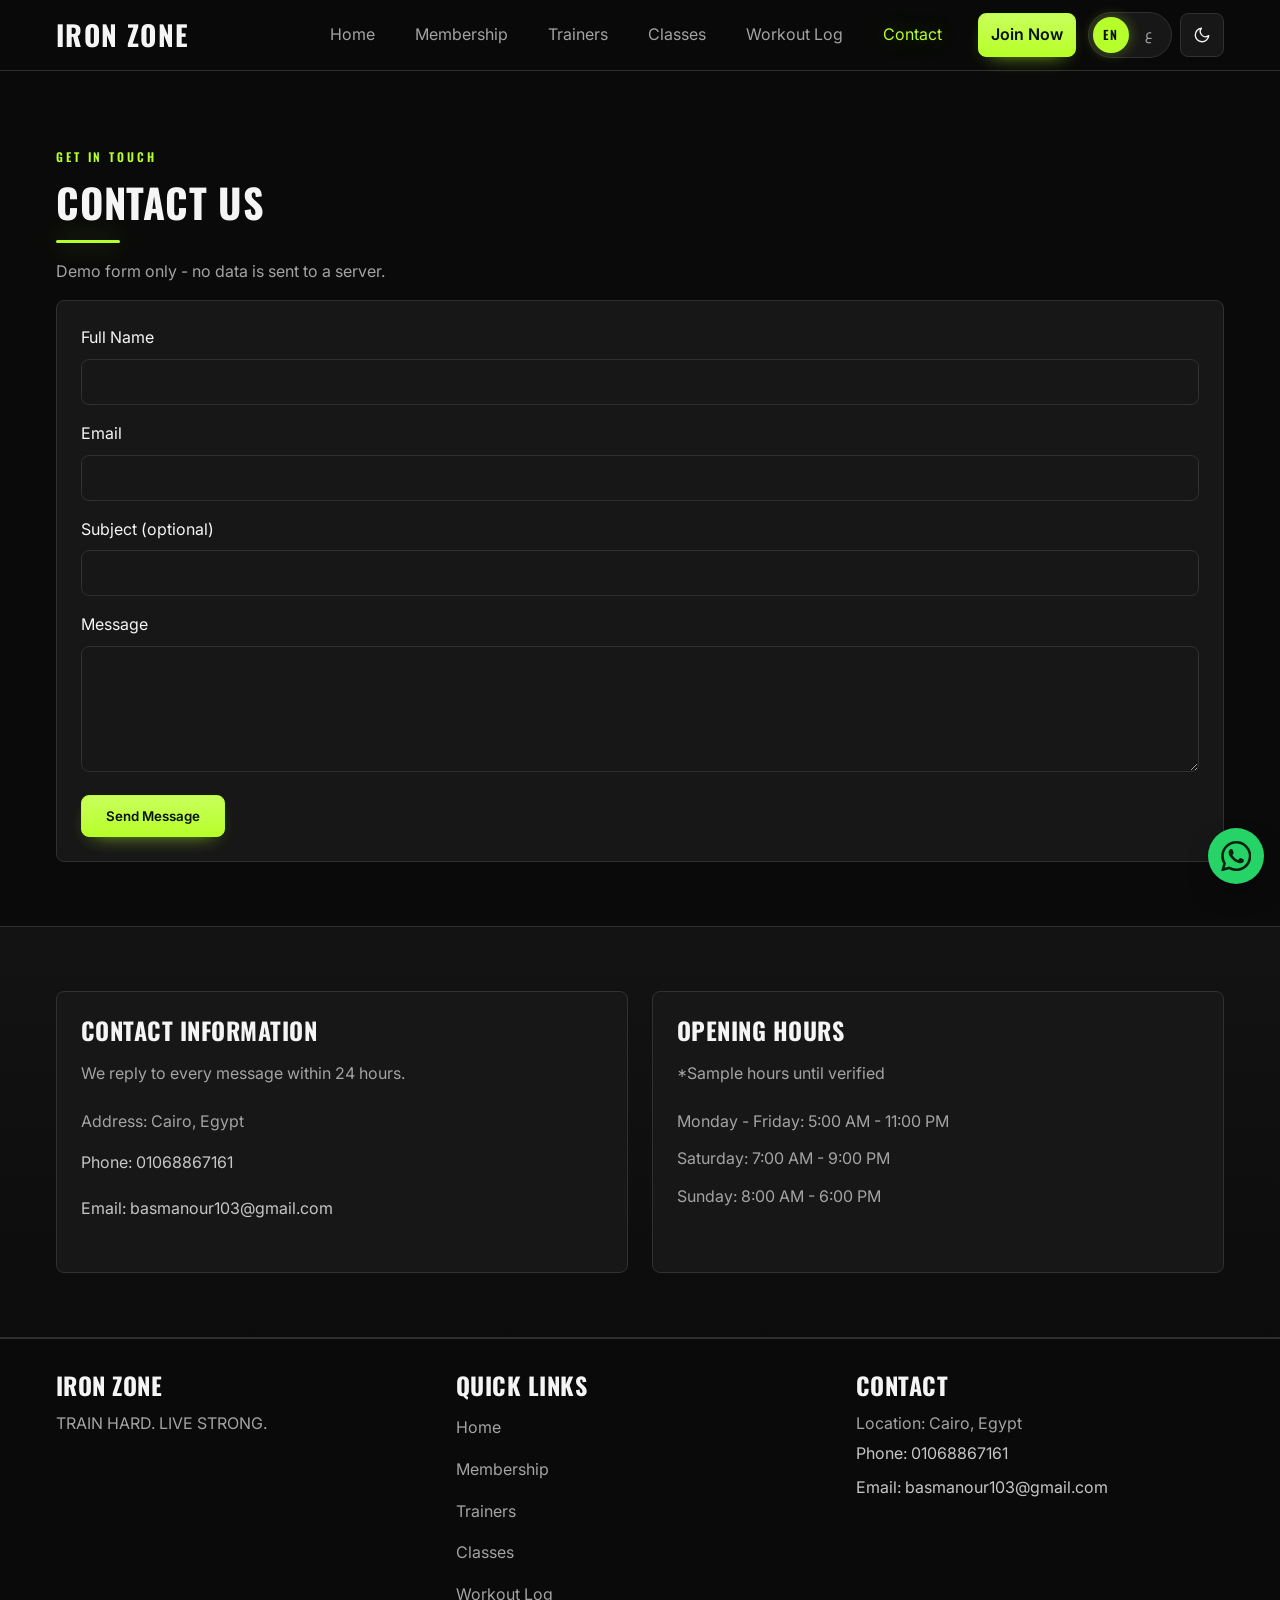
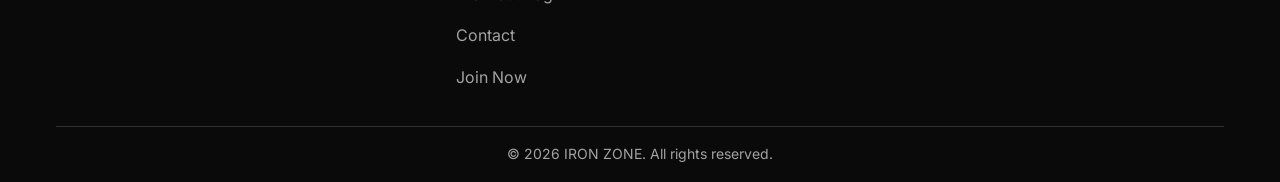
<file: contact.html>
﻿<!DOCTYPE html>
<html lang="en">
  <head>
    <meta charset="UTF-8" />
    <meta name="viewport" content="width=device-width, initial-scale=1.0" />
    <meta name="description" content="IRON ZONE - Contact Us" data-i18n-content="meta.contactDescription" />
    <meta name="theme-color" content="#0A0A0A" />
    <link rel="icon" type="image/png" href="assets/images/logo-256.png" />
    <title data-i18n="meta.contactTitle">IRON ZONE - Contact</title>
    <script>
      (function () {
        try {
          if (localStorage.getItem('ironzone:theme') === 'light') {
            document.documentElement.setAttribute('data-theme', 'light');
          }
          if (localStorage.getItem('ironzone:lang') === 'ar') {
            document.documentElement.setAttribute('lang', 'ar');
            document.documentElement.setAttribute('dir', 'rtl');
          }
        } catch (e) {}
      })();
    </script>

    <link rel="preconnect" href="https://fonts.googleapis.com" />
    <link rel="preconnect" href="https://fonts.gstatic.com" crossorigin />
    <link href="https://fonts.googleapis.com/css2?family=Inter:wght@400;500;600&family=Oswald:wght@400;500;600;700&family=Bebas+Neue&family=Cairo:wght@400;600;700&family=Tajawal:wght@400;500;700&display=swap" rel="stylesheet" />
    <link rel="stylesheet" href="css/style.css" />
    <link rel="stylesheet" href="css/components.css" />
    <link rel="stylesheet" href="css/responsive.css" />
  </head>
  <body>
    <a href="#main-content" class="skip-link" data-i18n="skip">Skip to main content</a>
    <header class="header" id="header">
      <nav class="nav" role="navigation" aria-label="Main navigation" data-i18n-aria-label="nav.mainNav">
        <div class="nav__container">
          <a href="index.html" class="nav__logo">IRON ZONE</a>
          <ul id="navMenu" class="nav__list">
            <li><a href="index.html" class="nav__link" data-i18n="nav.home">Home</a></li>
            <li><a href="membership.html" class="nav__link" data-i18n="nav.membership">Membership</a></li>
            <li><a href="trainers.html" class="nav__link" data-i18n="nav.trainers">Trainers</a></li>
            <li><a href="classes.html" class="nav__link" data-i18n="nav.classes">Classes</a></li>
            <li><a href="workout.html" class="nav__link" data-i18n="nav.workoutLog">Workout Log</a></li>
            <li><a href="contact.html" class="nav__link is-active" data-i18n="nav.contact">Contact</a></li>
            <li><a href="join.html" class="nav__link btn" data-i18n="nav.joinNow">Join Now</a></li>
          </ul>
          <div class="nav__actions">
            <div class="lang-switch" id="langSwitch" role="group" aria-label="Language" data-i18n-aria-label="controls.langGroupLabel">
              <button type="button" class="lang-switch__opt is-active" data-lang="en" lang="en" aria-label="English" aria-pressed="true">EN</button>
              <button type="button" class="lang-switch__opt" data-lang="ar" lang="ar" aria-label="Arabic" aria-pressed="false">ع</button>
            </div>
            <button type="button" class="theme-toggle" id="themeToggle" aria-label="Switch to light theme" aria-pressed="false">
              <svg class="theme-toggle__moon" viewBox="0 0 24 24" fill="none" stroke="currentColor" stroke-width="1.8" stroke-linecap="round" stroke-linejoin="round" aria-hidden="true"><path d="M21 12.8A9 9 0 1 1 11.2 3a7 7 0 0 0 9.8 9.8z"/></svg>
              <svg class="theme-toggle__sun" viewBox="0 0 24 24" fill="none" stroke="currentColor" stroke-width="1.8" stroke-linecap="round" stroke-linejoin="round" aria-hidden="true"><circle cx="12" cy="12" r="4"/><path d="M12 2v2M12 20v2M4.9 4.9l1.4 1.4M17.7 17.7l1.4 1.4M2 12h2M20 12h2M4.9 19.1l1.4-1.4M17.7 6.3l1.4-1.4"/></svg>
            </button>
            <button class="nav__toggle" aria-expanded="false" aria-controls="navMenu" aria-label="Toggle navigation menu" data-i18n-aria-label="nav.toggleMenu"><svg class="nav__toggle__icon" viewBox="0 0 24 24" fill="none" stroke="currentColor" stroke-width="2" stroke-linecap="round" aria-hidden="true"><path d="M4 7h16M4 12h16M4 17h16" /></svg><span class="nav__toggle__text" data-i18n="nav.menu">Menu</span></button>
          </div>
        </div>
      </nav>
    </header>
    <main id="main-content">
      <section class="section">
        <div class="container">
          <p class="section__eyebrow" data-i18n="contactPage.eyebrow">Get In Touch</p>
          <h1 class="section__title" data-i18n="contactPage.title">Contact Us</h1>
          <p class="text--muted" data-i18n="contactPage.note">Demo form only - no data is sent to a server.</p>
          <form class="card" data-validate novalidate>
            <div class="form__group">
              <label class="form__label" for="contactName" data-i18n="contactPage.nameLabel">Full Name</label>
              <input type="text" id="contactName" name="name" class="form__input" required />
            </div>
            <div class="form__group">
              <label class="form__label" for="contactEmail" data-i18n="contactPage.emailLabel">Email</label>
              <input type="email" id="contactEmail" name="email" class="form__input" required />
            </div>
            <div class="form__group">
              <label class="form__label" for="contactSubject" data-i18n="contactPage.subjectLabel">Subject (optional)</label>
              <input type="text" id="contactSubject" name="subject" class="form__input" />
            </div>
            <div class="form__group">
              <label class="form__label" for="contactMessage" data-i18n="contactPage.messageLabel">Message</label>
              <textarea id="contactMessage" name="message" class="form__textarea" rows="5" required></textarea>
            </div>
            <button type="submit" class="btn" data-i18n="contactPage.send">Send Message</button>
          </form>
        </div>
      </section>
      <section class="section section--alt">
        <div class="container">
          <div class="grid grid--2">
            <div class="card">
              <h2 class="card__title" data-i18n="contactPage.infoTitle">Contact Information</h2>
              <p class="text--muted" data-i18n="contactPage.infoNote">We reply to every message within 24 hours.</p>
              <ul class="card__list">
                <li data-i18n="contactPage.address">Address: Cairo, Egypt</li>
                <li><a href="tel:+201068867161" data-i18n="contactPage.phone">Phone: 01068867161</a></li>
                <li><a href="mailto:basmanour103@gmail.com" data-i18n="contactPage.email">Email: basmanour103@gmail.com</a></li>
              </ul>
            </div>
            <div class="card">
              <h2 class="card__title" data-i18n="contactPage.hoursTitle">Opening Hours</h2>
              <p class="text--muted" data-i18n="contactPage.hoursNote">*Sample hours until verified</p>
              <ul class="card__list">
                <li data-i18n="contactPage.hoursWeekdays">Monday - Friday: 5:00 AM - 11:00 PM</li>
                <li data-i18n="contactPage.hoursSaturday">Saturday: 7:00 AM - 9:00 PM</li>
                <li data-i18n="contactPage.hoursSunday">Sunday: 8:00 AM - 6:00 PM</li>
              </ul>
            </div>
          </div>
        </div>
      </section>
    </main>
    <footer class="footer">
      <div class="container">
        <div class="footer__content">
          <div>
            <h3 class="footer__title">IRON ZONE</h3>
            <p class="footer__text" data-i18n="footer.tagline">TRAIN HARD. LIVE STRONG.</p>
          </div>
          <div>
            <h4 class="footer__title" data-i18n="footer.quickLinks">Quick Links</h4>
            <ul class="footer__links">
              <li><a href="index.html" data-i18n="nav.home">Home</a></li>
              <li><a href="membership.html" data-i18n="nav.membership">Membership</a></li>
              <li><a href="trainers.html" data-i18n="nav.trainers">Trainers</a></li>
              <li><a href="classes.html" data-i18n="nav.classes">Classes</a></li>
              <li><a href="workout.html" data-i18n="nav.workoutLog">Workout Log</a></li>
              <li><a href="contact.html" data-i18n="nav.contact">Contact</a></li>
              <li><a href="join.html" data-i18n="nav.joinNow">Join Now</a></li>
            </ul>
          </div>
          <div>
            <h4 class="footer__title" data-i18n="footer.contact">Contact</h4>
            <p class="footer__text" data-i18n="footer.location">Location: Cairo, Egypt</p>
            <p class="footer__text"><a href="tel:+201068867161" data-i18n="footer.phone">Phone: 01068867161</a></p>
            <p class="footer__text"><a href="mailto:basmanour103@gmail.com" data-i18n="footer.email">Email: basmanour103@gmail.com</a></p>
          </div>
        </div>
        <div class="footer__bottom">
          <p>&copy; <span id="year"></span> <span data-i18n="footer.rights">IRON ZONE. All rights reserved.</span></p>
        </div>
      </div>
    </footer>
    <a class="whatsapp-fab" href="https://wa.me/201068867161" target="_blank" rel="noopener noreferrer">
      <svg class="whatsapp-fab__icon" viewBox="0 0 24 24" aria-hidden="true" focusable="false">
        <path fill="currentColor" d="M17.472 14.382c-.297-.149-1.758-.867-2.03-.967-.273-.099-.471-.148-.67.15-.197.297-.767.966-.94 1.164-.173.199-.347.223-.644.075-.297-.15-1.255-.463-2.39-1.475-.883-.788-1.48-1.761-1.653-2.059-.173-.297-.018-.458.13-.606.134-.133.298-.347.446-.52.149-.174.198-.298.298-.497.099-.198.05-.371-.025-.52-.075-.149-.669-1.612-.916-2.207-.242-.579-.487-.5-.669-.51l-.57-.01c-.198 0-.52.074-.792.372-.272.297-1.04 1.016-1.04 2.479 0 1.462 1.065 2.875 1.213 3.074.149.198 2.096 3.2 5.077 4.487.709.306 1.262.489 1.694.625.712.226 1.36.194 1.872.118.571-.085 1.758-.719 2.006-1.413.248-.694.248-1.289.173-1.413-.074-.124-.272-.198-.57-.347m-5.421 7.403h-.004a9.87 9.87 0 01-5.031-1.378l-.361-.214-3.741.982.998-3.648-.235-.374a9.86 9.86 0 01-1.51-5.26c.001-5.45 4.436-9.884 9.888-9.884 2.64 0 5.122 1.03 6.988 2.898a9.825 9.825 0 012.893 6.994c-.003 5.45-4.437 9.884-9.885 9.884m8.413-18.297A11.815 11.815 0 0012.05 0C5.495 0 .16 5.335.157 11.892c0 2.096.547 4.142 1.588 5.945L.057 24l6.305-1.654a11.882 11.882 0 005.683 1.448h.005c6.554 0 11.89-5.335 11.893-11.893a11.821 11.821 0 00-3.48-8.413z" />
      </svg>
      <span class="visually-hidden" data-i18n="whatsapp.label">Chat with IRON ZONE on WhatsApp</span>
    </a>

    <script src="js/main.js"></script>
    <script src="js/i18n.js"></script>
    <script src="js/form-validation.js"></script>
  </body>
</html>
</file>
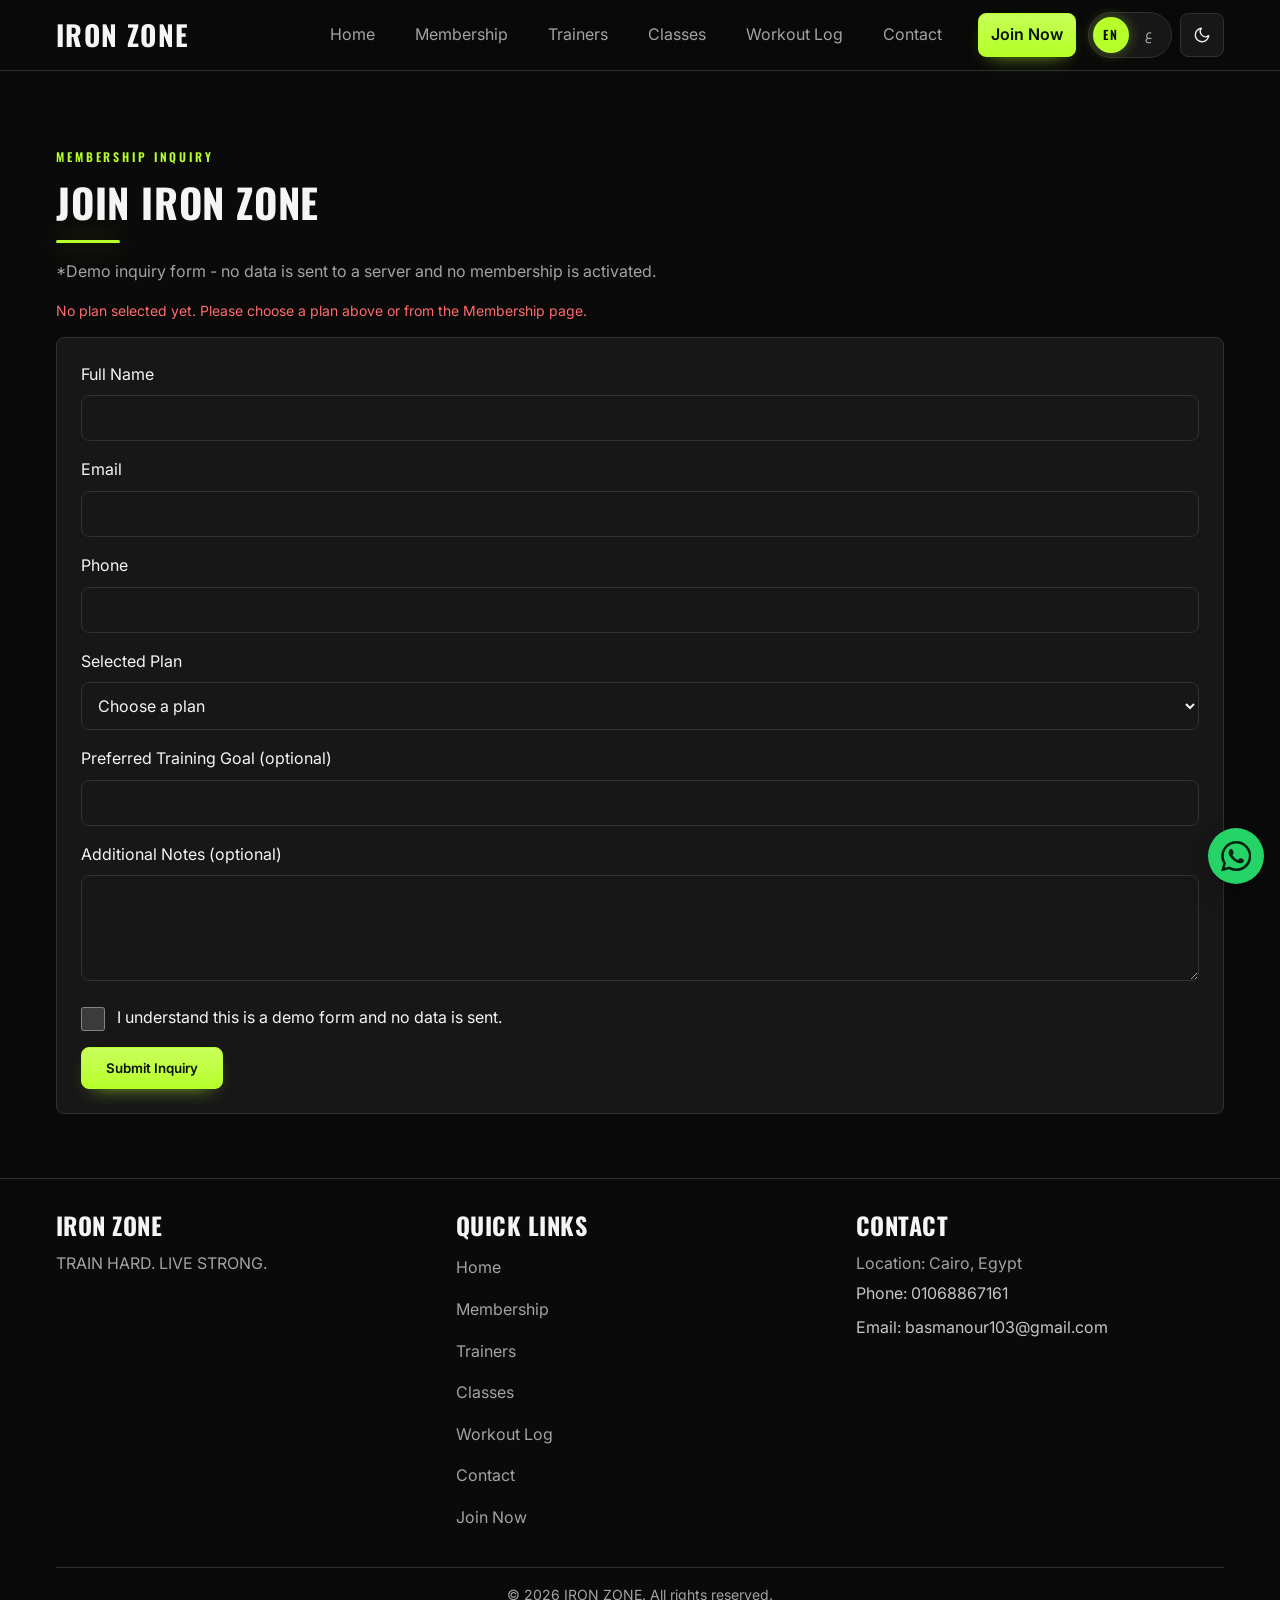
<file: join.html>
﻿<!DOCTYPE html>
<html lang="en">
  <head>
    <meta charset="UTF-8" />
    <meta name="viewport" content="width=device-width, initial-scale=1.0" />
    <meta name="description" content="IRON ZONE - Membership Inquiry" data-i18n-content="meta.joinDescription" />
    <meta name="theme-color" content="#0A0A0A" />
    <link rel="icon" type="image/png" href="assets/images/logo-256.png" />
    <title data-i18n="meta.joinTitle">IRON ZONE - Join Us</title>
    <script>
      (function () {
        try {
          if (localStorage.getItem('ironzone:theme') === 'light') {
            document.documentElement.setAttribute('data-theme', 'light');
          }
          if (localStorage.getItem('ironzone:lang') === 'ar') {
            document.documentElement.setAttribute('lang', 'ar');
            document.documentElement.setAttribute('dir', 'rtl');
          }
        } catch (e) {}
      })();
    </script>

    <link rel="preconnect" href="https://fonts.googleapis.com" />
    <link rel="preconnect" href="https://fonts.gstatic.com" crossorigin />
    <link href="https://fonts.googleapis.com/css2?family=Inter:wght@400;500;600&family=Oswald:wght@400;500;600;700&family=Bebas+Neue&family=Cairo:wght@400;600;700&family=Tajawal:wght@400;500;700&display=swap" rel="stylesheet" />
    <link rel="stylesheet" href="css/style.css" />
    <link rel="stylesheet" href="css/components.css" />
    <link rel="stylesheet" href="css/responsive.css" />
  </head>
  <body>
    <a href="#main-content" class="skip-link" data-i18n="skip">Skip to main content</a>
    <header class="header" id="header">
      <nav class="nav" role="navigation" aria-label="Main navigation" data-i18n-aria-label="nav.mainNav">
        <div class="nav__container">
          <a href="index.html" class="nav__logo">IRON ZONE</a>
          <ul id="navMenu" class="nav__list">
            <li><a href="index.html" class="nav__link" data-i18n="nav.home">Home</a></li>
            <li><a href="membership.html" class="nav__link" data-i18n="nav.membership">Membership</a></li>
            <li><a href="trainers.html" class="nav__link" data-i18n="nav.trainers">Trainers</a></li>
            <li><a href="classes.html" class="nav__link" data-i18n="nav.classes">Classes</a></li>
            <li><a href="workout.html" class="nav__link" data-i18n="nav.workoutLog">Workout Log</a></li>
            <li><a href="contact.html" class="nav__link" data-i18n="nav.contact">Contact</a></li>
            <li><a href="join.html" class="nav__link btn is-active" data-i18n="nav.joinNow">Join Now</a></li>
          </ul>
          <div class="nav__actions">
            <div class="lang-switch" id="langSwitch" role="group" aria-label="Language" data-i18n-aria-label="controls.langGroupLabel">
              <button type="button" class="lang-switch__opt is-active" data-lang="en" lang="en" aria-label="English" aria-pressed="true">EN</button>
              <button type="button" class="lang-switch__opt" data-lang="ar" lang="ar" aria-label="Arabic" aria-pressed="false">ع</button>
            </div>
            <button type="button" class="theme-toggle" id="themeToggle" aria-label="Switch to light theme" aria-pressed="false">
              <svg class="theme-toggle__moon" viewBox="0 0 24 24" fill="none" stroke="currentColor" stroke-width="1.8" stroke-linecap="round" stroke-linejoin="round" aria-hidden="true"><path d="M21 12.8A9 9 0 1 1 11.2 3a7 7 0 0 0 9.8 9.8z"/></svg>
              <svg class="theme-toggle__sun" viewBox="0 0 24 24" fill="none" stroke="currentColor" stroke-width="1.8" stroke-linecap="round" stroke-linejoin="round" aria-hidden="true"><circle cx="12" cy="12" r="4"/><path d="M12 2v2M12 20v2M4.9 4.9l1.4 1.4M17.7 17.7l1.4 1.4M2 12h2M20 12h2M4.9 19.1l1.4-1.4M17.7 6.3l1.4-1.4"/></svg>
            </button>
            <button class="nav__toggle" aria-expanded="false" aria-controls="navMenu" aria-label="Toggle navigation menu" data-i18n-aria-label="nav.toggleMenu"><svg class="nav__toggle__icon" viewBox="0 0 24 24" fill="none" stroke="currentColor" stroke-width="2" stroke-linecap="round" aria-hidden="true"><path d="M4 7h16M4 12h16M4 17h16" /></svg><span class="nav__toggle__text" data-i18n="nav.menu">Menu</span></button>
          </div>
        </div>
      </nav>
    </header>
    <main id="main-content">
      <section class="section">
        <div class="container">
          <p class="section__eyebrow" data-i18n="joinPage.eyebrow">Membership Inquiry</p>
          <h1 class="section__title" data-i18n="joinPage.title">Join IRON ZONE</h1>
          <p class="text--muted" data-i18n="joinPage.note">*Demo inquiry form - no data is sent to a server and no membership is activated.</p>
          <p id="planNotice" class="form__error" hidden></p>
          <form id="joinForm" class="card" data-validate novalidate>
            <div class="form__group">
              <label class="form__label" for="joinName" data-i18n="joinPage.nameLabel">Full Name</label>
              <input type="text" id="joinName" name="name" class="form__input" required />
            </div>
            <div class="form__group">
              <label class="form__label" for="joinEmail" data-i18n="joinPage.emailLabel">Email</label>
              <input type="email" id="joinEmail" name="email" class="form__input" required />
            </div>
            <div class="form__group">
              <label class="form__label" for="joinPhone" data-i18n="joinPage.phoneLabel">Phone</label>
              <input type="tel" id="joinPhone" name="phone" class="form__input" required />
            </div>
            <div class="form__group">
              <label class="form__label" for="joinPlan" data-i18n="joinPage.planLabel">Selected Plan</label>
              <select id="joinPlan" name="plan" class="form__select" required>
                <option value="" data-i18n="joinPage.planPlaceholder">Choose a plan</option>
                <option value="starter" data-i18n="joinPage.planStarter">Starter</option>
                <option value="pro" data-i18n="joinPage.planPro">Pro</option>
                <option value="elite" data-i18n="joinPage.planElite">Elite</option>
              </select>
            </div>
            <div class="form__group">
              <label class="form__label" for="joinGoal" data-i18n="joinPage.goalLabel">Preferred Training Goal (optional)</label>
              <input type="text" id="joinGoal" name="goal" class="form__input" />
            </div>
            <div class="form__group">
              <label class="form__label" for="joinNotes" data-i18n="joinPage.notesLabel">Additional Notes (optional)</label>
              <textarea id="joinNotes" name="notes" class="form__textarea" rows="4"></textarea>
            </div>
            <div class="form__group">
              <input type="checkbox" id="joinConsent" name="consent" required />
              <label for="joinConsent" data-i18n="joinPage.consent">I understand this is a demo form and no data is sent.</label>
            </div>
            <button type="submit" class="btn" data-i18n="joinPage.submit">Submit Inquiry</button>
          </form>
        </div>
      </section>
    </main>
    <footer class="footer">
      <div class="container">
        <div class="footer__content">
          <div>
            <h3 class="footer__title">IRON ZONE</h3>
            <p class="footer__text" data-i18n="footer.tagline">TRAIN HARD. LIVE STRONG.</p>
          </div>
          <div>
            <h4 class="footer__title" data-i18n="footer.quickLinks">Quick Links</h4>
            <ul class="footer__links">
              <li><a href="index.html" data-i18n="nav.home">Home</a></li>
              <li><a href="membership.html" data-i18n="nav.membership">Membership</a></li>
              <li><a href="trainers.html" data-i18n="nav.trainers">Trainers</a></li>
              <li><a href="classes.html" data-i18n="nav.classes">Classes</a></li>
              <li><a href="workout.html" data-i18n="nav.workoutLog">Workout Log</a></li>
              <li><a href="contact.html" data-i18n="nav.contact">Contact</a></li>
              <li><a href="join.html" data-i18n="nav.joinNow">Join Now</a></li>
            </ul>
          </div>
          <div>
            <h4 class="footer__title" data-i18n="footer.contact">Contact</h4>
            <p class="footer__text" data-i18n="footer.location">Location: Cairo, Egypt</p>
            <p class="footer__text"><a href="tel:+201068867161" data-i18n="footer.phone">Phone: 01068867161</a></p>
            <p class="footer__text"><a href="mailto:basmanour103@gmail.com" data-i18n="footer.email">Email: basmanour103@gmail.com</a></p>
          </div>
        </div>
        <div class="footer__bottom">
          <p>&copy; <span id="year"></span> <span data-i18n="footer.rights">IRON ZONE. All rights reserved.</span></p>
        </div>
      </div>
    </footer>
    <a class="whatsapp-fab" href="https://wa.me/201068867161" target="_blank" rel="noopener noreferrer">
      <svg class="whatsapp-fab__icon" viewBox="0 0 24 24" aria-hidden="true" focusable="false">
        <path fill="currentColor" d="M17.472 14.382c-.297-.149-1.758-.867-2.03-.967-.273-.099-.471-.148-.67.15-.197.297-.767.966-.94 1.164-.173.199-.347.223-.644.075-.297-.15-1.255-.463-2.39-1.475-.883-.788-1.48-1.761-1.653-2.059-.173-.297-.018-.458.13-.606.134-.133.298-.347.446-.52.149-.174.198-.298.298-.497.099-.198.05-.371-.025-.52-.075-.149-.669-1.612-.916-2.207-.242-.579-.487-.5-.669-.51l-.57-.01c-.198 0-.52.074-.792.372-.272.297-1.04 1.016-1.04 2.479 0 1.462 1.065 2.875 1.213 3.074.149.198 2.096 3.2 5.077 4.487.709.306 1.262.489 1.694.625.712.226 1.36.194 1.872.118.571-.085 1.758-.719 2.006-1.413.248-.694.248-1.289.173-1.413-.074-.124-.272-.198-.57-.347m-5.421 7.403h-.004a9.87 9.87 0 01-5.031-1.378l-.361-.214-3.741.982.998-3.648-.235-.374a9.86 9.86 0 01-1.51-5.26c.001-5.45 4.436-9.884 9.888-9.884 2.64 0 5.122 1.03 6.988 2.898a9.825 9.825 0 012.893 6.994c-.003 5.45-4.437 9.884-9.885 9.884m8.413-18.297A11.815 11.815 0 0012.05 0C5.495 0 .16 5.335.157 11.892c0 2.096.547 4.142 1.588 5.945L.057 24l6.305-1.654a11.882 11.882 0 005.683 1.448h.005c6.554 0 11.89-5.335 11.893-11.893a11.821 11.821 0 00-3.48-8.413z" />
      </svg>
      <span class="visually-hidden" data-i18n="whatsapp.label">Chat with IRON ZONE on WhatsApp</span>
    </a>

    <script src="js/main.js"></script>
    <script src="js/i18n.js"></script>
    <script src="js/storage.js"></script>
    <script src="js/form-validation.js"></script>
  </body>
</html>
</file>
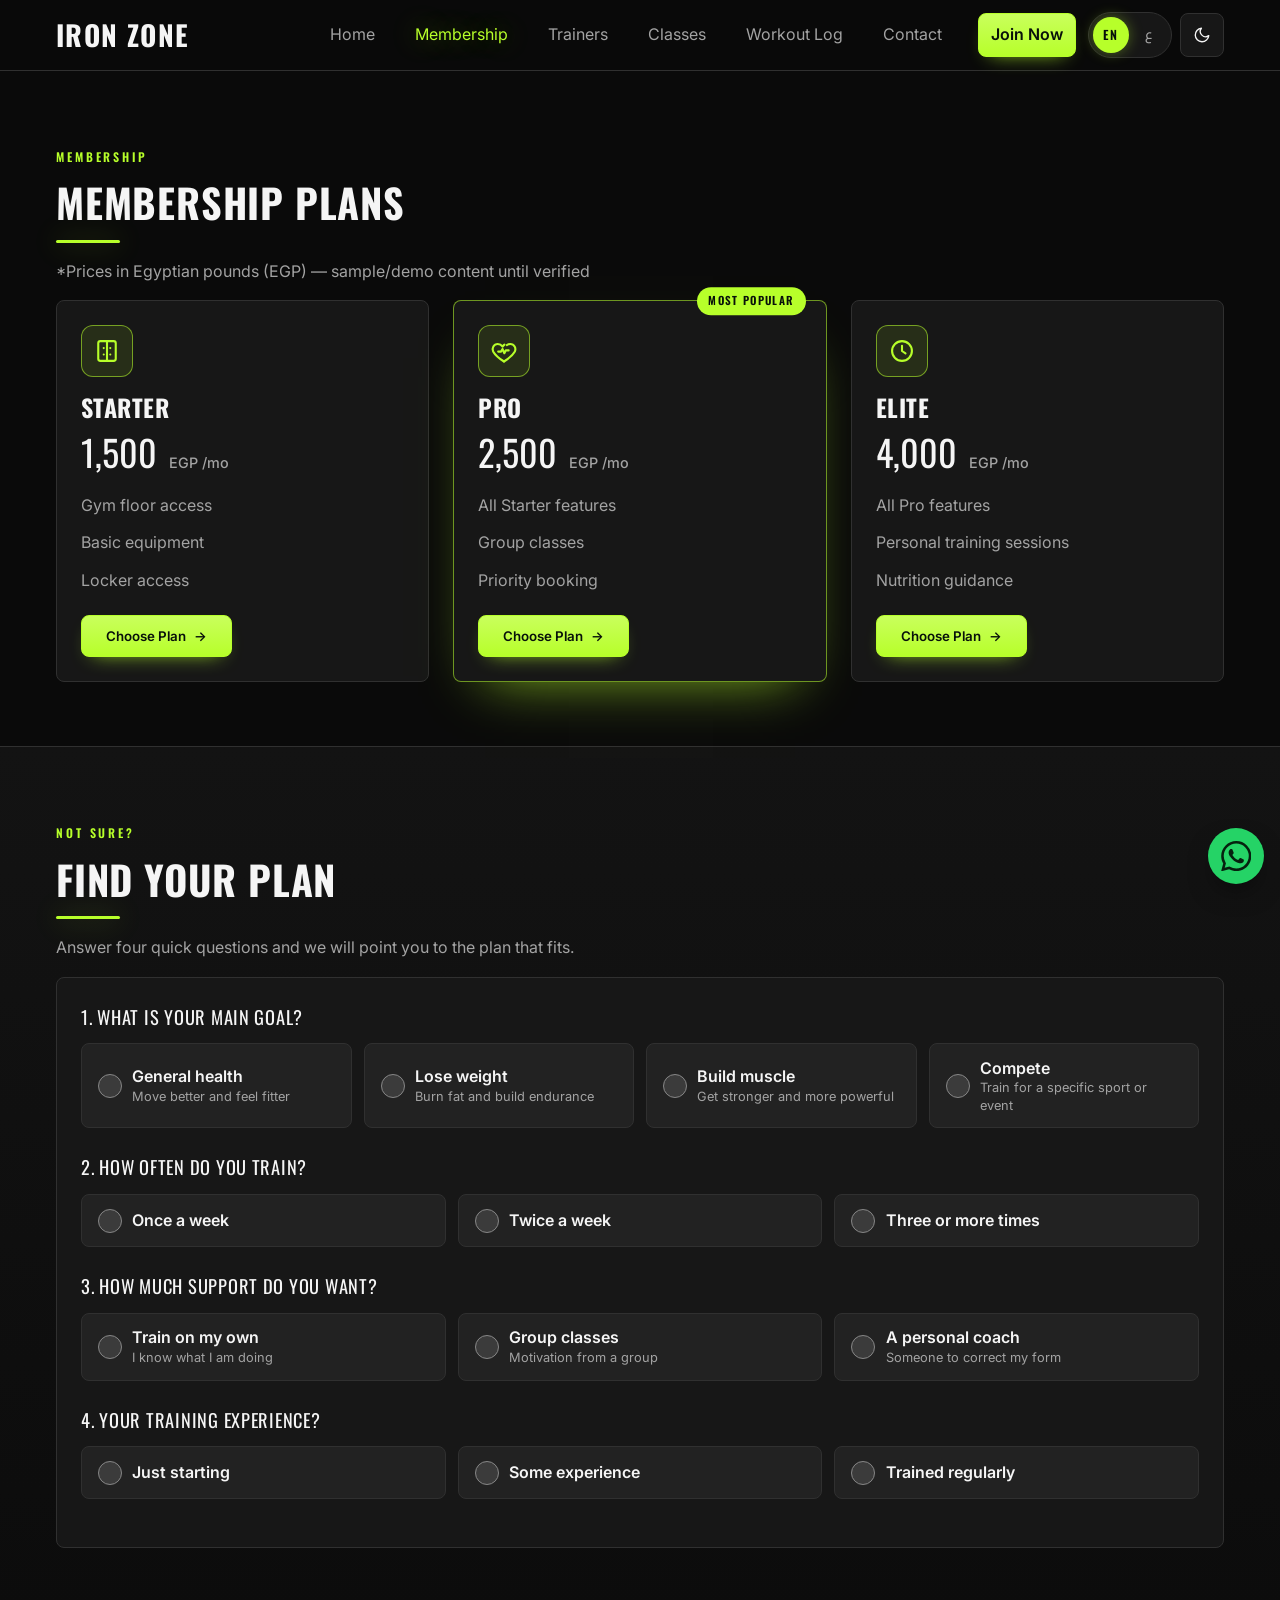
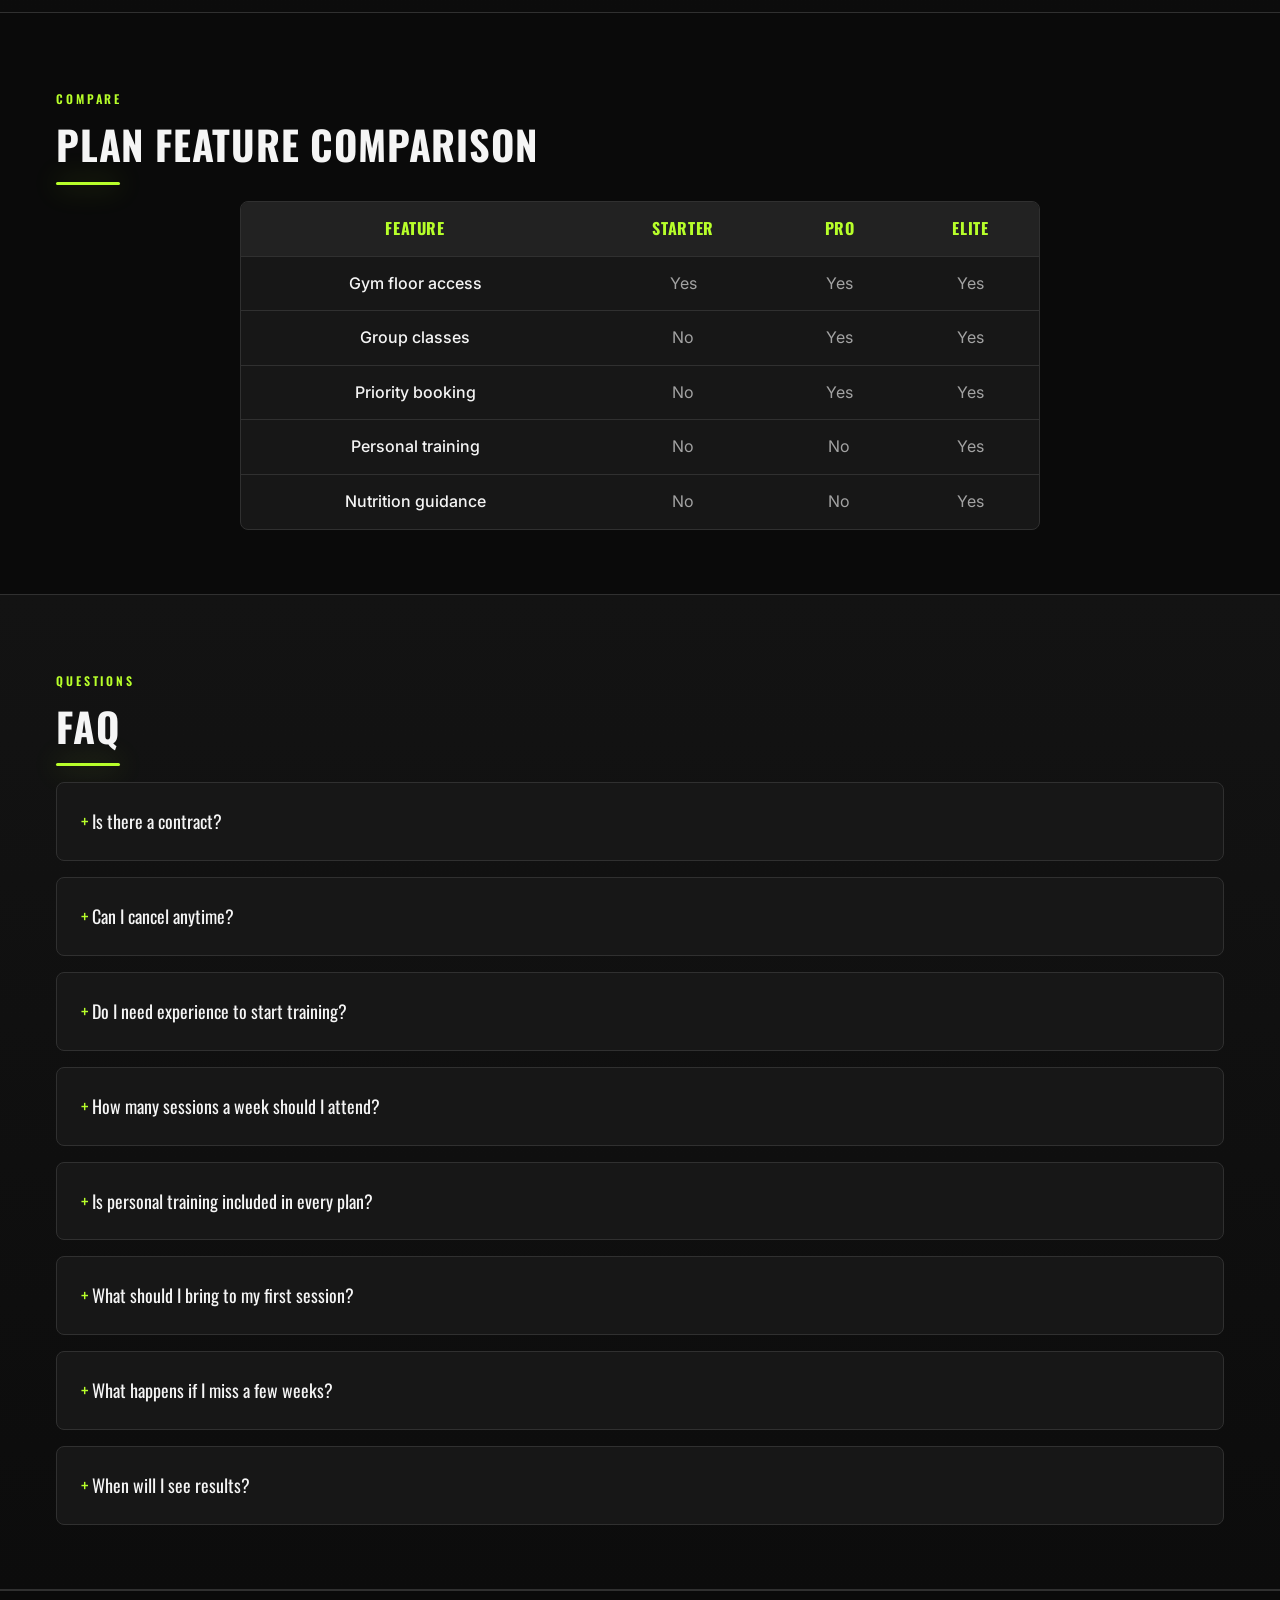
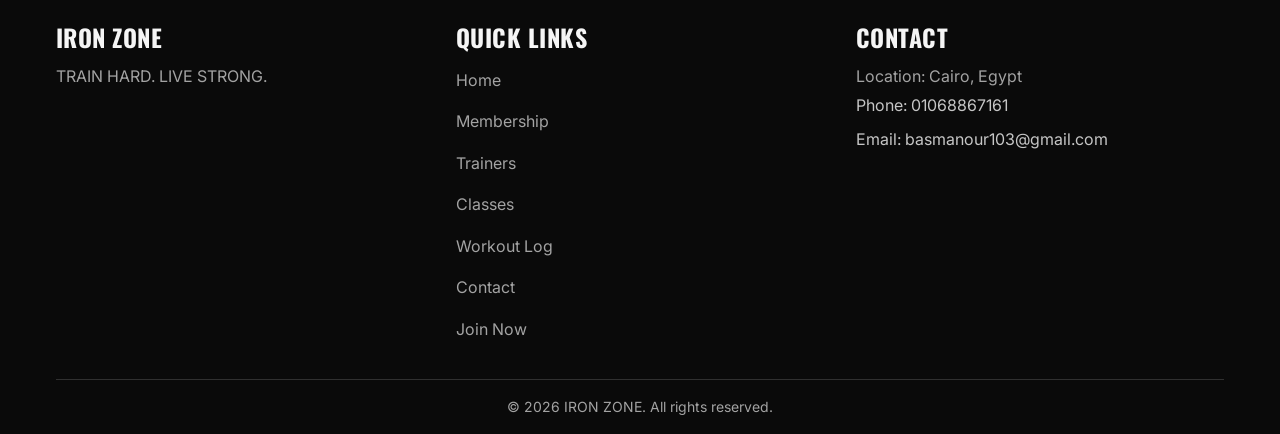
<file: membership.html>
<!DOCTYPE html>
<html lang="en">
  <head>
    <meta charset="UTF-8" />
    <meta name="viewport" content="width=device-width, initial-scale=1.0" />
    <meta name="description" content="IRON ZONE - Membership Plans" data-i18n-content="meta.membershipDescription" />
    <meta name="theme-color" content="#0A0A0A" />
    <link rel="icon" type="image/png" href="assets/images/logo-256.png" />
    <title data-i18n="meta.membershipTitle">IRON ZONE - Membership</title>
    <script>
      (function () {
        try {
          if (localStorage.getItem('ironzone:theme') === 'light') {
            document.documentElement.setAttribute('data-theme', 'light');
          }
          if (localStorage.getItem('ironzone:lang') === 'ar') {
            document.documentElement.setAttribute('lang', 'ar');
            document.documentElement.setAttribute('dir', 'rtl');
          }
        } catch (e) {}
      })();
    </script>

    <link rel="preconnect" href="https://fonts.googleapis.com" />
    <link rel="preconnect" href="https://fonts.gstatic.com" crossorigin />
    <link href="https://fonts.googleapis.com/css2?family=Inter:wght@400;500;600&family=Oswald:wght@400;500;600;700&family=Bebas+Neue&family=Cairo:wght@400;600;700&family=Tajawal:wght@400;500;700&display=swap" rel="stylesheet" />
    <link rel="stylesheet" href="css/style.css" />
    <link rel="stylesheet" href="css/components.css" />
    <link rel="stylesheet" href="css/responsive.css" />
  </head>
  <body>
    <a href="#main-content" class="skip-link" data-i18n="skip">Skip to main content</a>
    <header class="header" id="header">
      <nav class="nav" role="navigation" aria-label="Main navigation" data-i18n-aria-label="nav.mainNav">
        <div class="nav__container">
          <a href="index.html" class="nav__logo">IRON ZONE</a>
          <ul id="navMenu" class="nav__list">
            <li><a href="index.html" class="nav__link" data-i18n="nav.home">Home</a></li>
            <li><a href="membership.html" class="nav__link is-active" data-i18n="nav.membership">Membership</a></li>
            <li><a href="trainers.html" class="nav__link" data-i18n="nav.trainers">Trainers</a></li>
            <li><a href="classes.html" class="nav__link" data-i18n="nav.classes">Classes</a></li>
            <li><a href="workout.html" class="nav__link" data-i18n="nav.workoutLog">Workout Log</a></li>
            <li><a href="contact.html" class="nav__link" data-i18n="nav.contact">Contact</a></li>
            <li><a href="join.html" class="nav__link btn" data-i18n="nav.joinNow">Join Now</a></li>
          </ul>
          <div class="nav__actions">
            <div class="lang-switch" id="langSwitch" role="group" aria-label="Language" data-i18n-aria-label="controls.langGroupLabel">
              <button type="button" class="lang-switch__opt is-active" data-lang="en" lang="en" aria-label="English" aria-pressed="true">EN</button>
              <button type="button" class="lang-switch__opt" data-lang="ar" lang="ar" aria-label="Arabic" aria-pressed="false">ع</button>
            </div>
            <button type="button" class="theme-toggle" id="themeToggle" aria-label="Switch to light theme" aria-pressed="false">
              <svg class="theme-toggle__moon" viewBox="0 0 24 24" fill="none" stroke="currentColor" stroke-width="1.8" stroke-linecap="round" stroke-linejoin="round" aria-hidden="true"><path d="M21 12.8A9 9 0 1 1 11.2 3a7 7 0 0 0 9.8 9.8z"/></svg>
              <svg class="theme-toggle__sun" viewBox="0 0 24 24" fill="none" stroke="currentColor" stroke-width="1.8" stroke-linecap="round" stroke-linejoin="round" aria-hidden="true"><circle cx="12" cy="12" r="4"/><path d="M12 2v2M12 20v2M4.9 4.9l1.4 1.4M17.7 17.7l1.4 1.4M2 12h2M20 12h2M4.9 19.1l1.4-1.4M17.7 6.3l1.4-1.4"/></svg>
            </button>
            <button class="nav__toggle" aria-expanded="false" aria-controls="navMenu" aria-label="Toggle navigation menu" data-i18n-aria-label="nav.toggleMenu"><svg class="nav__toggle__icon" viewBox="0 0 24 24" fill="none" stroke="currentColor" stroke-width="2" stroke-linecap="round" aria-hidden="true"><path d="M4 7h16M4 12h16M4 17h16" /></svg><span class="nav__toggle__text" data-i18n="nav.menu">Menu</span></button>
          </div>
        </div>
      </nav>
    </header>
    <main id="main-content">
      <section class="section">
        <div class="container">
          <p class="section__eyebrow" data-i18n="membership.eyebrow">Membership</p>
          <h1 class="section__title" data-i18n="membership.title">Membership Plans</h1>
          <p class="text--muted" data-i18n="membership.note">*Prices shown as sample/demo content until verified</p>
          <div class="grid grid--3">
            <article class="card">
              <span class="card__icon"><svg viewBox="0 0 24 24" fill="none" aria-hidden="true"><rect x="4.5" y="3.5" width="15" height="17" rx="1.8"/><path d="M12 3.5v17M9.2 9.5h.01M14.8 9.5h.01M9.2 15h.01M14.8 15h.01"/></svg></span>
              <h2 class="card__title" data-i18n="membership.starterName">Starter</h2>
              <p class="card__price">1,500 <span data-i18n="common.egp">EGP</span><span data-i18n="common.perMonth">/mo</span></p>
              <ul class="card__list">
                <li data-i18n="membership.starterF1">Gym floor access</li>
                <li data-i18n="membership.starterF2">Basic equipment</li>
                <li data-i18n="membership.starterF3">Locker access</li>
              </ul>
              <button type="button" class="btn btn--arrow js-choose-plan" data-plan="starter" data-i18n="common.choosePlan">Choose Plan</button>
            </article>
            <article class="card card--featured">
              <span class="card__badge" data-i18n="common.mostPopular">Most Popular</span>
              <span class="card__icon"><svg viewBox="0 0 24 24" fill="none" aria-hidden="true"><path d="M12 21s-7-4.4-9.3-8.6C1.4 9.6 3.2 6 6.6 6c2 0 3.4 1.1 4.2 2.2.4-.5.9-1.1 1.6-1.6"/><path d="M12 21s7-4.4 9.3-8.6c1.3-2.8-.5-6.4-3.9-6.4-1.2 0-2.2.4-3 .9"/><path d="M7 12.5h2.5l1.2-2.2 1.6 3.6 1.2-2.4H16"/></svg></span>
              <h2 class="card__title" data-i18n="membership.proName">Pro</h2>
              <p class="card__price">2,500 <span data-i18n="common.egp">EGP</span><span data-i18n="common.perMonth">/mo</span></p>
              <ul class="card__list">
                <li data-i18n="membership.proF1">All Starter features</li>
                <li data-i18n="membership.proF2">Group classes</li>
                <li data-i18n="membership.proF3">Priority booking</li>
              </ul>
              <button type="button" class="btn btn--arrow js-choose-plan" data-plan="pro" data-i18n="common.choosePlan">Choose Plan</button>
            </article>
            <article class="card">
              <span class="card__icon"><svg viewBox="0 0 24 24" fill="none" aria-hidden="true"><circle cx="12" cy="12" r="8.5"/><path d="M12 7.5V12l3 2"/></svg></span>
              <h2 class="card__title" data-i18n="membership.eliteName">Elite</h2>
              <p class="card__price">4,000 <span data-i18n="common.egp">EGP</span><span data-i18n="common.perMonth">/mo</span></p>
              <ul class="card__list">
                <li data-i18n="membership.eliteF1">All Pro features</li>
                <li data-i18n="membership.eliteF2">Personal training sessions</li>
                <li data-i18n="membership.eliteF3">Nutrition guidance</li>
              </ul>
              <button type="button" class="btn btn--arrow js-choose-plan" data-plan="elite" data-i18n="common.choosePlan">Choose Plan</button>
            </article>
          </div>
        </div>
      </section>
      <section class="section section--alt">
        <div class="container">
          <p class="section__eyebrow" data-i18n="wizard.eyebrow">Not Sure?</p>
          <h2 class="section__title" data-i18n="wizard.title">Find Your Plan</h2>
          <p class="text--muted" data-i18n="wizard.note">Answer four quick questions and we will point you to the plan that fits.</p>
          <form id="planWizard" class="wizard" novalidate>
            <fieldset class="wizard__step">
              <legend class="wizard__legend" data-i18n="wizard.q1">1. What is your main goal?</legend>
              <div class="wizard__options">
                <label class="wizard__option">
                  <input type="radio" name="goal" value="health" />
                  <span class="wizard__option-text">
                    <span class="wizard__option-title" data-i18n="wizard.goalHealth">General health</span>
                    <span class="wizard__option-hint" data-i18n="wizard.goalHealthHint">Move better and feel fitter</span>
                  </span>
                </label>
                <label class="wizard__option">
                  <input type="radio" name="goal" value="lose" />
                  <span class="wizard__option-text">
                    <span class="wizard__option-title" data-i18n="wizard.goalLose">Lose weight</span>
                    <span class="wizard__option-hint" data-i18n="wizard.goalLoseHint">Burn fat and build endurance</span>
                  </span>
                </label>
                <label class="wizard__option">
                  <input type="radio" name="goal" value="build" />
                  <span class="wizard__option-text">
                    <span class="wizard__option-title" data-i18n="wizard.goalBuild">Build muscle</span>
                    <span class="wizard__option-hint" data-i18n="wizard.goalBuildHint">Get stronger and more powerful</span>
                  </span>
                </label>
                <label class="wizard__option">
                  <input type="radio" name="goal" value="perform" />
                  <span class="wizard__option-text">
                    <span class="wizard__option-title" data-i18n="wizard.goalPerform">Compete</span>
                    <span class="wizard__option-hint" data-i18n="wizard.goalPerformHint">Train for a specific sport or event</span>
                  </span>
                </label>
              </div>
            </fieldset>

            <fieldset class="wizard__step">
              <legend class="wizard__legend" data-i18n="wizard.q2">2. How often do you train?</legend>
              <div class="wizard__options">
                <label class="wizard__option">
                  <input type="radio" name="frequency" value="once" />
                  <span class="wizard__option-text">
                    <span class="wizard__option-title" data-i18n="wizard.freqOnce">Once a week</span>
                  </span>
                </label>
                <label class="wizard__option">
                  <input type="radio" name="frequency" value="twice" />
                  <span class="wizard__option-text">
                    <span class="wizard__option-title" data-i18n="wizard.freqTwice">Twice a week</span>
                  </span>
                </label>
                <label class="wizard__option">
                  <input type="radio" name="frequency" value="often" />
                  <span class="wizard__option-text">
                    <span class="wizard__option-title" data-i18n="wizard.freqOften">Three or more times</span>
                  </span>
                </label>
              </div>
            </fieldset>

            <fieldset class="wizard__step">
              <legend class="wizard__legend" data-i18n="wizard.q3">3. How much support do you want?</legend>
              <div class="wizard__options">
                <label class="wizard__option">
                  <input type="radio" name="support" value="alone" />
                  <span class="wizard__option-text">
                    <span class="wizard__option-title" data-i18n="wizard.supportAlone">Train on my own</span>
                    <span class="wizard__option-hint" data-i18n="wizard.supportAloneHint">I know what I am doing</span>
                  </span>
                </label>
                <label class="wizard__option">
                  <input type="radio" name="support" value="group" />
                  <span class="wizard__option-text">
                    <span class="wizard__option-title" data-i18n="wizard.supportGroup">Group classes</span>
                    <span class="wizard__option-hint" data-i18n="wizard.supportGroupHint">Motivation from a group</span>
                  </span>
                </label>
                <label class="wizard__option">
                  <input type="radio" name="support" value="coach" />
                  <span class="wizard__option-text">
                    <span class="wizard__option-title" data-i18n="wizard.supportCoach">A personal coach</span>
                    <span class="wizard__option-hint" data-i18n="wizard.supportCoachHint">Someone to correct my form</span>
                  </span>
                </label>
              </div>
            </fieldset>

            <fieldset class="wizard__step">
              <legend class="wizard__legend" data-i18n="wizard.q4">4. Your training experience?</legend>
              <div class="wizard__options">
                <label class="wizard__option">
                  <input type="radio" name="experience" value="new" />
                  <span class="wizard__option-text">
                    <span class="wizard__option-title" data-i18n="wizard.expNew">Just starting</span>
                  </span>
                </label>
                <label class="wizard__option">
                  <input type="radio" name="experience" value="some" />
                  <span class="wizard__option-text">
                    <span class="wizard__option-title" data-i18n="wizard.expSome">Some experience</span>
                  </span>
                </label>
                <label class="wizard__option">
                  <input type="radio" name="experience" value="regular" />
                  <span class="wizard__option-text">
                    <span class="wizard__option-title" data-i18n="wizard.expRegular">Trained regularly</span>
                  </span>
                </label>
              </div>
            </fieldset>

            <div id="wizardResult" class="wizard__result" hidden aria-live="polite">
              <p class="wizard__result-title">
                <span data-i18n="wizard.resultPrefix">Recommended plan:</span>
                <span id="wizardResultName"></span>
              </p>
              <p id="wizardResultText" class="wizard__result-text"></p>
              <a href="join.html" id="wizardResultBtn" class="btn btn--arrow" data-plan="" data-i18n="wizard.resultBtn">Choose This Plan</a>
            </div>
          </form>
        </div>
      </section>
      <section class="section">
        <div class="container">
          <p class="section__eyebrow" data-i18n="membership.compareEyebrow">Compare</p>
          <h2 class="section__title" data-i18n="membership.compareTitle">Plan Feature Comparison</h2>
          <div class="table-wrap">
            <table class="compare">
              <caption class="visually-hidden" data-i18n="membership.compareTitle">Plan Feature Comparison</caption>
              <thead>
                <tr>
                  <th scope="col" data-i18n="membership.featureCol">Feature</th>
                  <th scope="col" data-i18n="membership.starterName">Starter</th>
                  <th scope="col" data-i18n="membership.proName">Pro</th>
                  <th scope="col" data-i18n="membership.eliteName">Elite</th>
                </tr>
              </thead>
              <tbody>
                <tr>
                  <th scope="row" data-i18n="membership.rowGymFloor">Gym floor access</th>
                  <td data-i18n="common.yes">Yes</td>
                  <td data-i18n="common.yes">Yes</td>
                  <td data-i18n="common.yes">Yes</td>
                </tr>
                <tr>
                  <th scope="row" data-i18n="membership.rowClasses">Group classes</th>
                  <td data-i18n="common.no">No</td>
                  <td data-i18n="common.yes">Yes</td>
                  <td data-i18n="common.yes">Yes</td>
                </tr>
                <tr>
                  <th scope="row" data-i18n="membership.rowPriority">Priority booking</th>
                  <td data-i18n="common.no">No</td>
                  <td data-i18n="common.yes">Yes</td>
                  <td data-i18n="common.yes">Yes</td>
                </tr>
                <tr>
                  <th scope="row" data-i18n="membership.rowPersonal">Personal training</th>
                  <td data-i18n="common.no">No</td>
                  <td data-i18n="common.no">No</td>
                  <td data-i18n="common.yes">Yes</td>
                </tr>
                <tr>
                  <th scope="row" data-i18n="membership.rowNutrition">Nutrition guidance</th>
                  <td data-i18n="common.no">No</td>
                  <td data-i18n="common.no">No</td>
                  <td data-i18n="common.yes">Yes</td>
                </tr>
              </tbody>
            </table>
          </div>
        </div>
      </section>
      <section class="section section--alt">
        <div class="container">
          <p class="section__eyebrow" data-i18n="membership.faqEyebrow">Questions</p>
          <h2 class="section__title" data-i18n="membership.faqTitle">FAQ</h2>
          <div class="faq">
            <details class="card">
              <summary data-i18n="membership.faqQ1">Is there a contract?</summary>
              <p class="text--muted" data-i18n="membership.faqA1">Memberships run month to month and do not lock you into a long contract. The prices on this page are demonstration figures, so read them as an illustration of the offer rather than a live quote.</p>
            </details>
            <details class="card">
              <summary data-i18n="membership.faqQ2">Can I cancel anytime?</summary>
              <p class="text--muted" data-i18n="membership.faqA2">In a real gym you would cancel at any time with no exit fee and keep access until the end of the month you paid for. This site is a demonstration, so the policy is only described here to show what the page would say.</p>
            </details>
            <details class="card">
              <summary data-i18n="membership.faqQ3">Do I need experience to start training?</summary>
              <p class="text--muted" data-i18n="membership.faqA3">No. Most members start with the fundamentals, and your onboarding session covers the basics before you touch a barbell. If you have trained before, your plan simply begins at a higher level.</p>
            </details>
            <details class="card">
              <summary data-i18n="membership.faqQ4">How many sessions a week should I attend?</summary>
              <p class="text--muted" data-i18n="membership.faqA4">Two to four sessions a week is where most members settle. Consistency matters more than the number: keep roughly the same slots each week and progress the loads slowly, rather than training hard for a few days and then stopping.</p>
            </details>
            <details class="card">
              <summary data-i18n="membership.faqQ5">Is personal training included in every plan?</summary>
              <p class="text--muted" data-i18n="membership.faqA5">No. Personal training is part of the Elite plan. Starter includes full access to the gym floor and the group classes, Pro adds priority booking and nutrition guidance, and a coach can also be booked by the hour with any plan.</p>
            </details>
            <details class="card">
              <summary data-i18n="membership.faqQ6">What should I bring to my first session?</summary>
              <p class="text--muted" data-i18n="membership.faqA6">Training clothes, flat shoes with a grippy sole, a water bottle, and a towel. We provide the equipment, but arrive ten minutes early for the onboarding and a quick tour of the floor.</p>
            </details>
            <details class="card">
              <summary data-i18n="membership.faqQ7">What happens if I miss a few weeks?</summary>
              <p class="text--muted" data-i18n="membership.faqA7">Nothing breaks and nobody chases you. Come back, tell your coach where you stopped, and the plan continues from the sessions you logged. A broken streak is a normal part of training - the goal is to still be training a year from now.</p>
            </details>
            <details class="card">
              <summary data-i18n="membership.faqQ8">When will I see results?</summary>
              <p class="text--muted" data-i18n="membership.faqA8">The first few weeks usually bring better technique and more stamina on the machines. Visible changes in strength and body composition take two to three months of consistent work, and they depend on nutrition and sleep as much as on the sessions themselves.</p>
            </details>
          </div>
        </div>
      </section>
    </main>
    <footer class="footer">
      <div class="container">
        <div class="footer__content">
          <div>
            <h3 class="footer__title">IRON ZONE</h3>
            <p class="footer__text" data-i18n="footer.tagline">TRAIN HARD. LIVE STRONG.</p>
          </div>
          <div>
            <h4 class="footer__title" data-i18n="footer.quickLinks">Quick Links</h4>
            <ul class="footer__links">
              <li><a href="index.html" data-i18n="nav.home">Home</a></li>
              <li><a href="membership.html" data-i18n="nav.membership">Membership</a></li>
              <li><a href="trainers.html" data-i18n="nav.trainers">Trainers</a></li>
              <li><a href="classes.html" data-i18n="nav.classes">Classes</a></li>
              <li><a href="workout.html" data-i18n="nav.workoutLog">Workout Log</a></li>
              <li><a href="contact.html" data-i18n="nav.contact">Contact</a></li>
              <li><a href="join.html" data-i18n="nav.joinNow">Join Now</a></li>
            </ul>
          </div>
          <div>
            <h4 class="footer__title" data-i18n="footer.contact">Contact</h4>
            <p class="footer__text" data-i18n="footer.location">Location: Cairo, Egypt</p>
            <p class="footer__text"><a href="tel:+201068867161" data-i18n="footer.phone">Phone: 01068867161</a></p>
            <p class="footer__text"><a href="mailto:basmanour103@gmail.com" data-i18n="footer.email">Email: basmanour103@gmail.com</a></p>
          </div>
        </div>
        <div class="footer__bottom">
          <p>&copy; <span id="year"></span> <span data-i18n="footer.rights">IRON ZONE. All rights reserved.</span></p>
        </div>
      </div>
    </footer>
    <a class="whatsapp-fab" href="https://wa.me/201068867161" target="_blank" rel="noopener noreferrer">
      <svg class="whatsapp-fab__icon" viewBox="0 0 24 24" aria-hidden="true" focusable="false">
        <path fill="currentColor" d="M17.472 14.382c-.297-.149-1.758-.867-2.03-.967-.273-.099-.471-.148-.67.15-.197.297-.767.966-.94 1.164-.173.199-.347.223-.644.075-.297-.15-1.255-.463-2.39-1.475-.883-.788-1.48-1.761-1.653-2.059-.173-.297-.018-.458.13-.606.134-.133.298-.347.446-.52.149-.174.198-.298.298-.497.099-.198.05-.371-.025-.52-.075-.149-.669-1.612-.916-2.207-.242-.579-.487-.5-.669-.51l-.57-.01c-.198 0-.52.074-.792.372-.272.297-1.04 1.016-1.04 2.479 0 1.462 1.065 2.875 1.213 3.074.149.198 2.096 3.2 5.077 4.487.709.306 1.262.489 1.694.625.712.226 1.36.194 1.872.118.571-.085 1.758-.719 2.006-1.413.248-.694.248-1.289.173-1.413-.074-.124-.272-.198-.57-.347m-5.421 7.403h-.004a9.87 9.87 0 01-5.031-1.378l-.361-.214-3.741.982.998-3.648-.235-.374a9.86 9.86 0 01-1.51-5.26c.001-5.45 4.436-9.884 9.888-9.884 2.64 0 5.122 1.03 6.988 2.898a9.825 9.825 0 012.893 6.994c-.003 5.45-4.437 9.884-9.885 9.884m8.413-18.297A11.815 11.815 0 0012.05 0C5.495 0 .16 5.335.157 11.892c0 2.096.547 4.142 1.588 5.945L.057 24l6.305-1.654a11.882 11.882 0 005.683 1.448h.005c6.554 0 11.89-5.335 11.893-11.893a11.821 11.821 0 00-3.48-8.413z" />
      </svg>
      <span class="visually-hidden" data-i18n="whatsapp.label">Chat with IRON ZONE on WhatsApp</span>
    </a>

    <script src="js/main.js"></script>
    <script src="js/i18n.js"></script>
    <script src="js/storage.js"></script>
    <script src="js/membership.js"></script>
    <script src="js/plan-wizard.js"></script>
  </body>
</html>
</file>
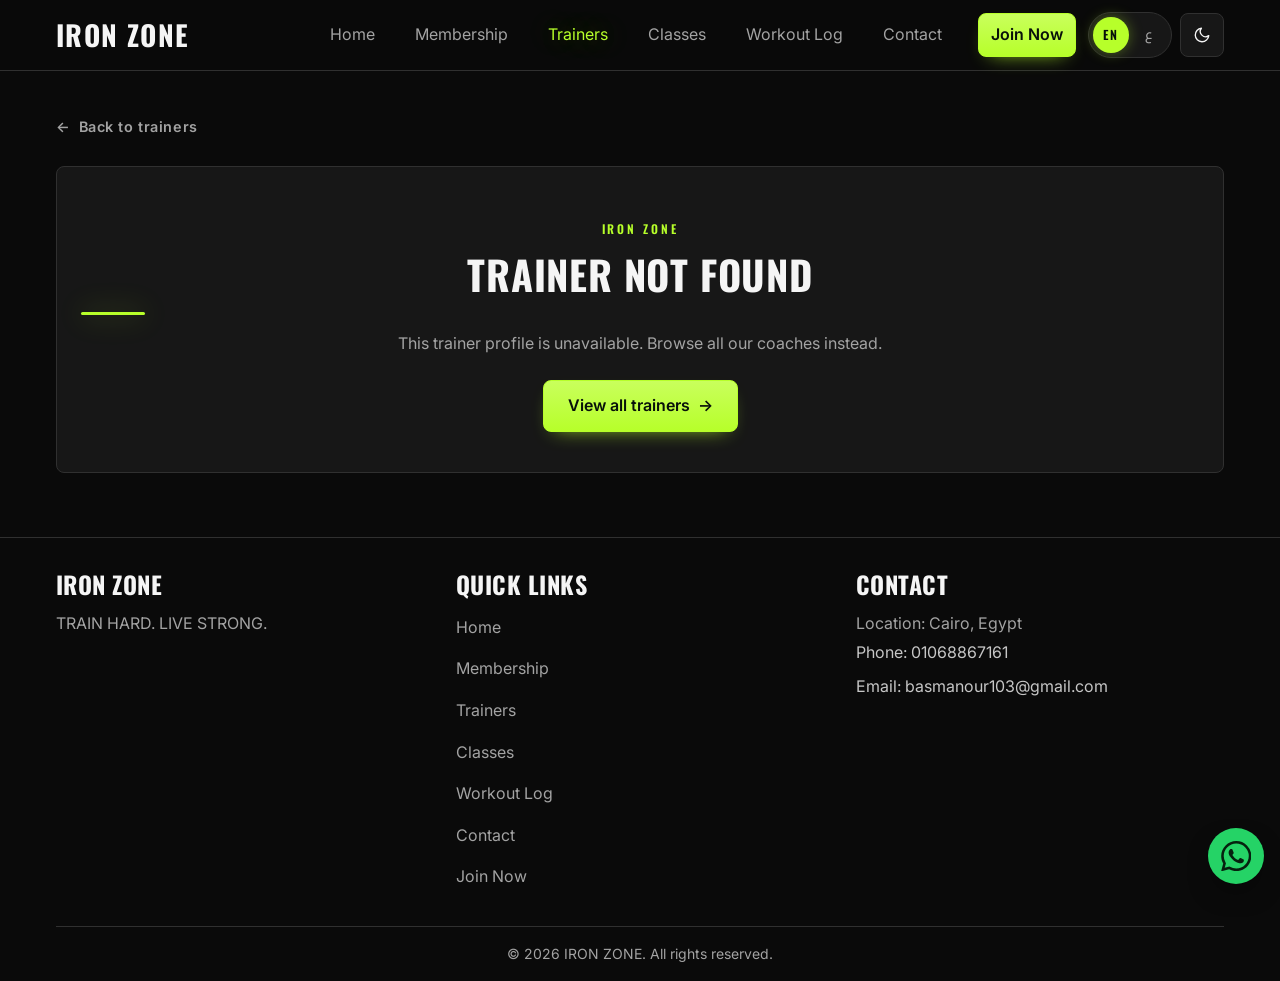
<file: trainer.html>
<!DOCTYPE html>
<html lang="en">
  <head>
    <meta charset="UTF-8" />
    <meta name="viewport" content="width=device-width, initial-scale=1.0" />
    <meta name="description" content="IRON ZONE - Trainer profile" />
    <meta name="theme-color" content="#0A0A0A" />
    <link rel="icon" type="image/png" href="assets/images/logo-256.png" />
    <title>IRON ZONE - Trainer</title>
    <script>
      (function () {
        try {
          if (localStorage.getItem('ironzone:theme') === 'light') {
            document.documentElement.setAttribute('data-theme', 'light');
          }
          if (localStorage.getItem('ironzone:lang') === 'ar') {
            document.documentElement.setAttribute('lang', 'ar');
            document.documentElement.setAttribute('dir', 'rtl');
          }
        } catch (e) {}
      })();
    </script>

    <link rel="preconnect" href="https://fonts.googleapis.com" />
    <link rel="preconnect" href="https://fonts.gstatic.com" crossorigin />
    <link href="https://fonts.googleapis.com/css2?family=Inter:wght@400;500;600&family=Oswald:wght@400;500;600;700&family=Bebas+Neue&family=Cairo:wght@400;600;700&family=Tajawal:wght@400;500;700&display=swap" rel="stylesheet" />
    <link rel="stylesheet" href="css/style.css" />
    <link rel="stylesheet" href="css/components.css" />
    <link rel="stylesheet" href="css/responsive.css" />
  </head>
  <body>
    <a href="#main-content" class="skip-link" data-i18n="skip">Skip to main content</a>
    <header class="header" id="header">
      <nav class="nav" role="navigation" aria-label="Main navigation" data-i18n-aria-label="nav.mainNav">
        <div class="nav__container">
          <a href="index.html" class="nav__logo">IRON ZONE</a>
          <ul id="navMenu" class="nav__list">
            <li><a href="index.html" class="nav__link" data-i18n="nav.home">Home</a></li>
            <li><a href="membership.html" class="nav__link" data-i18n="nav.membership">Membership</a></li>
            <li><a href="trainers.html" class="nav__link is-active" data-i18n="nav.trainers">Trainers</a></li>
            <li><a href="classes.html" class="nav__link" data-i18n="nav.classes">Classes</a></li>
            <li><a href="workout.html" class="nav__link" data-i18n="nav.workoutLog">Workout Log</a></li>
            <li><a href="contact.html" class="nav__link" data-i18n="nav.contact">Contact</a></li>
            <li><a href="join.html" class="nav__link btn" data-i18n="nav.joinNow">Join Now</a></li>
          </ul>
          <div class="nav__actions">
            <div class="lang-switch" id="langSwitch" role="group" aria-label="Language" data-i18n-aria-label="controls.langGroupLabel">
              <button type="button" class="lang-switch__opt is-active" data-lang="en" lang="en" aria-label="English" aria-pressed="true">EN</button>
              <button type="button" class="lang-switch__opt" data-lang="ar" lang="ar" aria-label="Arabic" aria-pressed="false">ع</button>
            </div>
            <button type="button" class="theme-toggle" id="themeToggle" aria-label="Switch to light theme" aria-pressed="false">
              <svg class="theme-toggle__moon" viewBox="0 0 24 24" fill="none" stroke="currentColor" stroke-width="1.8" stroke-linecap="round" stroke-linejoin="round" aria-hidden="true"><path d="M21 12.8A9 9 0 1 1 11.2 3a7 7 0 0 0 9.8 9.8z"/></svg>
              <svg class="theme-toggle__sun" viewBox="0 0 24 24" fill="none" stroke="currentColor" stroke-width="1.8" stroke-linecap="round" stroke-linejoin="round" aria-hidden="true"><circle cx="12" cy="12" r="4"/><path d="M12 2v2M12 20v2M4.9 4.9l1.4 1.4M17.7 17.7l1.4 1.4M2 12h2M20 12h2M4.9 19.1l1.4-1.4M17.7 6.3l1.4-1.4"/></svg>
            </button>
            <button class="nav__toggle" aria-expanded="false" aria-controls="navMenu" aria-label="Toggle navigation menu" data-i18n-aria-label="nav.toggleMenu"><svg class="nav__toggle__icon" viewBox="0 0 24 24" fill="none" stroke="currentColor" stroke-width="2" stroke-linecap="round" aria-hidden="true"><path d="M4 7h16M4 12h16M4 17h16" /></svg><span class="nav__toggle__text" data-i18n="nav.menu">Menu</span></button>
          </div>
        </div>
      </nav>
    </header>
    <main id="main-content">
      <section class="section profile">
        <div class="container">
          <a class="profile__back" href="trainers.html">
            <span data-i18n="trainerPage.back">Back to trainers</span>
          </a>
          <div id="trainerProfile"></div>
          <div id="trainerNotFound" class="profile__notfound" hidden>
            <p class="section__eyebrow">IRON ZONE</p>
            <h1 class="section__title" data-i18n="trainerPage.notFoundTitle">Trainer not found</h1>
            <p class="text--muted" data-i18n="trainerPage.notFoundText">This trainer profile is unavailable. Browse all our coaches instead.</p>
            <a class="btn btn--arrow" href="trainers.html" data-i18n="trainerPage.notFoundCta">View all trainers</a>
          </div>
        </div>
      </section>
    </main>
    <footer class="footer">
      <div class="container">
        <div class="footer__content">
          <div>
            <h3 class="footer__title">IRON ZONE</h3>
            <p class="footer__text" data-i18n="footer.tagline">TRAIN HARD. LIVE STRONG.</p>
          </div>
          <div>
            <h4 class="footer__title" data-i18n="footer.quickLinks">Quick Links</h4>
            <ul class="footer__links">
              <li><a href="index.html" data-i18n="nav.home">Home</a></li>
              <li><a href="membership.html" data-i18n="nav.membership">Membership</a></li>
              <li><a href="trainers.html" data-i18n="nav.trainers">Trainers</a></li>
              <li><a href="classes.html" data-i18n="nav.classes">Classes</a></li>
              <li><a href="workout.html" data-i18n="nav.workoutLog">Workout Log</a></li>
              <li><a href="contact.html" data-i18n="nav.contact">Contact</a></li>
              <li><a href="join.html" data-i18n="nav.joinNow">Join Now</a></li>
            </ul>
          </div>
          <div>
            <h4 class="footer__title" data-i18n="footer.contact">Contact</h4>
            <p class="footer__text" data-i18n="footer.location">Location: Cairo, Egypt</p>
            <p class="footer__text"><a href="tel:+201068867161" data-i18n="footer.phone">Phone: 01068867161</a></p>
            <p class="footer__text"><a href="mailto:basmanour103@gmail.com" data-i18n="footer.email">Email: basmanour103@gmail.com</a></p>
          </div>
        </div>
        <div class="footer__bottom">
          <p>&copy; <span id="year"></span> <span data-i18n="footer.rights">IRON ZONE. All rights reserved.</span></p>
        </div>
      </div>
    </footer>
    <a class="whatsapp-fab" href="https://wa.me/201068867161" target="_blank" rel="noopener noreferrer">
      <svg class="whatsapp-fab__icon" viewBox="0 0 24 24" aria-hidden="true" focusable="false">
        <path fill="currentColor" d="M17.472 14.382c-.297-.149-1.758-.867-2.03-.967-.273-.099-.471-.148-.67.15-.197.297-.767.966-.94 1.164-.173.199-.347.223-.644.075-.297-.15-1.255-.463-2.39-1.475-.883-.788-1.48-1.761-1.653-2.059-.173-.297-.018-.458.13-.606.134-.133.298-.347.446-.52.149-.174.198-.298.298-.497.099-.198.05-.371-.025-.52-.075-.149-.669-1.612-.916-2.207-.242-.579-.487-.5-.669-.51l-.57-.01c-.198 0-.52.074-.792.372-.272.297-1.04 1.016-1.04 2.479 0 1.462 1.065 2.875 1.213 3.074.149.198 2.096 3.2 5.077 4.487.709.306 1.262.489 1.694.625.712.226 1.36.194 1.872.118.571-.085 1.758-.719 2.006-1.413.248-.694.248-1.289.173-1.413-.074-.124-.272-.198-.57-.347m-5.421 7.403h-.004a9.87 9.87 0 01-5.031-1.378l-.361-.214-3.741.982.998-3.648-.235-.374a9.86 9.86 0 01-1.51-5.26c.001-5.45 4.436-9.884 9.888-9.884 2.64 0 5.122 1.03 6.988 2.898a9.825 9.825 0 012.893 6.994c-.003 5.45-4.437 9.884-9.885 9.884m8.413-18.297A11.815 11.815 0 0012.05 0C5.495 0 .16 5.335.157 11.892c0 2.096.547 4.142 1.588 5.945L.057 24l6.305-1.654a11.882 11.882 0 005.683 1.448h.005c6.554 0 11.89-5.335 11.893-11.893a11.821 11.821 0 00-3.48-8.413z" />
      </svg>
      <span class="visually-hidden" data-i18n="whatsapp.label">Chat with IRON ZONE on WhatsApp</span>
    </a>

    <script src="js/main.js"></script>
    <script src="js/i18n.js"></script>
    <script src="js/trainer-data.js"></script>
    <script src="js/trainer.js"></script>
  </body>
</html>
</file>
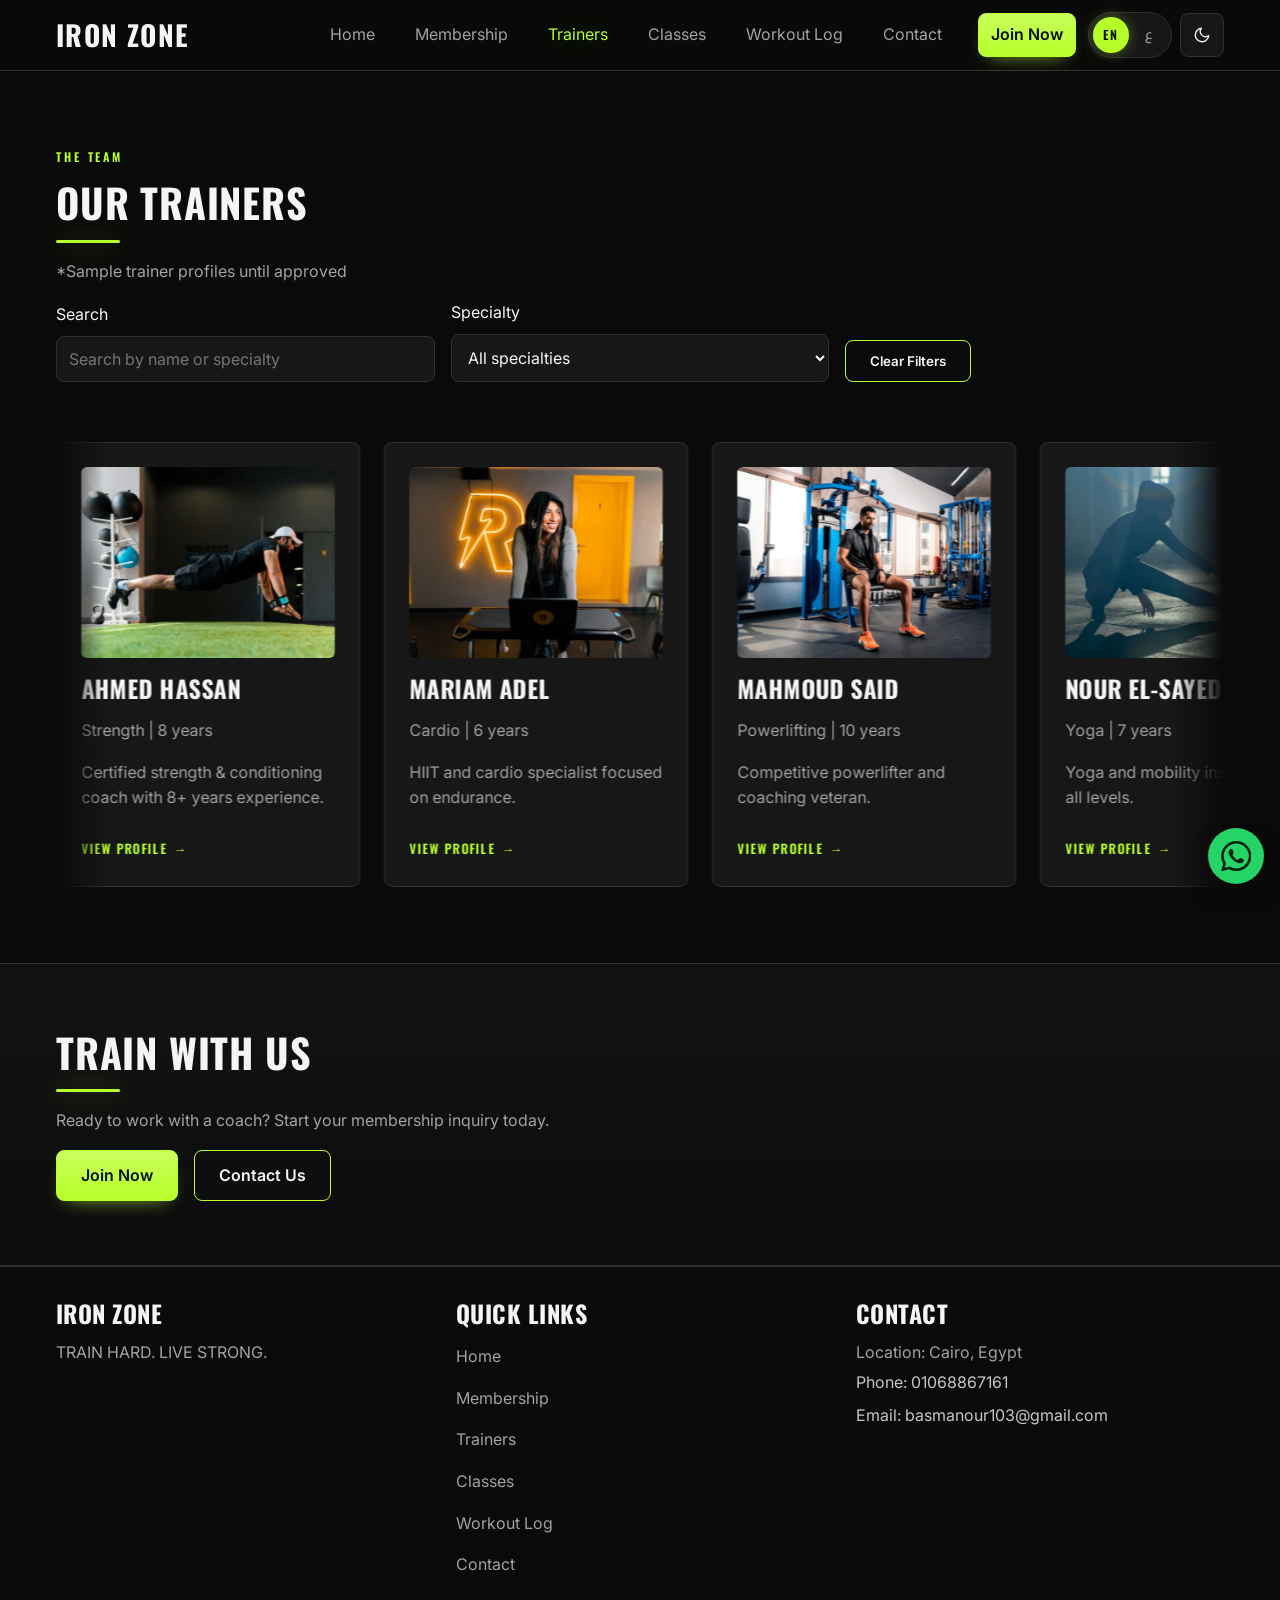
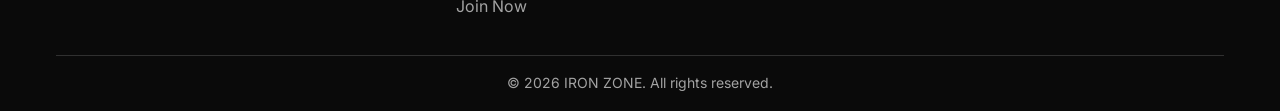
<file: trainers.html>
﻿<!DOCTYPE html>
<html lang="en">
  <head>
    <meta charset="UTF-8" />
    <meta name="viewport" content="width=device-width, initial-scale=1.0" />
    <meta name="description" content="IRON ZONE - Our Trainers" data-i18n-content="meta.trainersDescription" />
    <meta name="theme-color" content="#0A0A0A" />
    <link rel="icon" type="image/png" href="assets/images/logo-256.png" />
    <title data-i18n="meta.trainersTitle">IRON ZONE - Trainers</title>
    <script>
      (function () {
        try {
          if (localStorage.getItem('ironzone:theme') === 'light') {
            document.documentElement.setAttribute('data-theme', 'light');
          }
          if (localStorage.getItem('ironzone:lang') === 'ar') {
            document.documentElement.setAttribute('lang', 'ar');
            document.documentElement.setAttribute('dir', 'rtl');
          }
        } catch (e) {}
      })();
    </script>

    <link rel="preconnect" href="https://fonts.googleapis.com" />
    <link rel="preconnect" href="https://fonts.gstatic.com" crossorigin />
    <link href="https://fonts.googleapis.com/css2?family=Inter:wght@400;500;600&family=Oswald:wght@400;500;600;700&family=Bebas+Neue&family=Cairo:wght@400;600;700&family=Tajawal:wght@400;500;700&display=swap" rel="stylesheet" />
    <link rel="stylesheet" href="css/style.css" />
    <link rel="stylesheet" href="css/components.css" />
    <link rel="stylesheet" href="css/responsive.css" />
  </head>
  <body>
    <a href="#main-content" class="skip-link" data-i18n="skip">Skip to main content</a>
    <header class="header" id="header">
      <nav class="nav" role="navigation" aria-label="Main navigation" data-i18n-aria-label="nav.mainNav">
        <div class="nav__container">
          <a href="index.html" class="nav__logo">IRON ZONE</a>
          <ul id="navMenu" class="nav__list">
            <li><a href="index.html" class="nav__link" data-i18n="nav.home">Home</a></li>
            <li><a href="membership.html" class="nav__link" data-i18n="nav.membership">Membership</a></li>
            <li><a href="trainers.html" class="nav__link is-active" data-i18n="nav.trainers">Trainers</a></li>
            <li><a href="classes.html" class="nav__link" data-i18n="nav.classes">Classes</a></li>
            <li><a href="workout.html" class="nav__link" data-i18n="nav.workoutLog">Workout Log</a></li>
            <li><a href="contact.html" class="nav__link" data-i18n="nav.contact">Contact</a></li>
            <li><a href="join.html" class="nav__link btn" data-i18n="nav.joinNow">Join Now</a></li>
          </ul>
          <div class="nav__actions">
            <div class="lang-switch" id="langSwitch" role="group" aria-label="Language" data-i18n-aria-label="controls.langGroupLabel">
              <button type="button" class="lang-switch__opt is-active" data-lang="en" lang="en" aria-label="English" aria-pressed="true">EN</button>
              <button type="button" class="lang-switch__opt" data-lang="ar" lang="ar" aria-label="Arabic" aria-pressed="false">ع</button>
            </div>
            <button type="button" class="theme-toggle" id="themeToggle" aria-label="Switch to light theme" aria-pressed="false">
              <svg class="theme-toggle__moon" viewBox="0 0 24 24" fill="none" stroke="currentColor" stroke-width="1.8" stroke-linecap="round" stroke-linejoin="round" aria-hidden="true"><path d="M21 12.8A9 9 0 1 1 11.2 3a7 7 0 0 0 9.8 9.8z"/></svg>
              <svg class="theme-toggle__sun" viewBox="0 0 24 24" fill="none" stroke="currentColor" stroke-width="1.8" stroke-linecap="round" stroke-linejoin="round" aria-hidden="true"><circle cx="12" cy="12" r="4"/><path d="M12 2v2M12 20v2M4.9 4.9l1.4 1.4M17.7 17.7l1.4 1.4M2 12h2M20 12h2M4.9 19.1l1.4-1.4M17.7 6.3l1.4-1.4"/></svg>
            </button>
            <button class="nav__toggle" aria-expanded="false" aria-controls="navMenu" aria-label="Toggle navigation menu" data-i18n-aria-label="nav.toggleMenu"><svg class="nav__toggle__icon" viewBox="0 0 24 24" fill="none" stroke="currentColor" stroke-width="2" stroke-linecap="round" aria-hidden="true"><path d="M4 7h16M4 12h16M4 17h16" /></svg><span class="nav__toggle__text" data-i18n="nav.menu">Menu</span></button>
          </div>
        </div>
      </nav>
    </header>
    <main id="main-content">
      <section class="section">
        <div class="container">
          <p class="section__eyebrow" data-i18n="trainersPage.eyebrow">The Team</p>
          <h1 class="section__title" data-i18n="trainersPage.title">Our Trainers</h1>
          <p class="text--muted" data-i18n="trainersPage.note">*Sample trainer profiles until approved</p>
          <div class="filters">
            <div class="form__group">
              <label class="form__label" for="trainerSearch" data-i18n="trainersPage.searchLabel">Search</label>
              <input type="text" id="trainerSearch" class="form__input" placeholder="Search by name or specialty" data-i18n-placeholder="trainersPage.searchPlaceholder" />
            </div>
            <div class="form__group">
              <label class="form__label" for="trainerSpecialty" data-i18n="trainersPage.specialtyLabel">Specialty</label>
              <select id="trainerSpecialty" class="form__select">
                <option value="" data-i18n="trainersPage.allSpecialties">All specialties</option>
                <option value="strength" data-i18n="trainersPage.specStrength">Strength</option>
                <option value="cardio" data-i18n="trainersPage.specCardio">Cardio</option>
                <option value="powerlifting" data-i18n="trainersPage.specPowerlifting">Powerlifting</option>
                <option value="yoga" data-i18n="trainersPage.specYoga">Yoga</option>
              </select>
            </div>
            <div class="form__group">
              <button type="button" id="trainerClear" class="btn btn--ghost" data-i18n="trainersPage.clearFilters">Clear Filters</button>
            </div>
          </div>
          <div class="marquee" id="trainerMarquee">
            <div class="marquee__viewport">
              <div class="marquee__track" id="trainerList"></div>
            </div>
          </div>
          <p id="trainerEmpty" class="text--muted" hidden data-i18n="trainersPage.empty">No trainers match your search.</p>
        </div>
      </section>
      <section class="section section--alt">
        <div class="container">
          <h2 class="section__title" data-i18n="trainersPage.ctaTitle">Train With Us</h2>
          <p class="text--muted" data-i18n="trainersPage.ctaText">Ready to work with a coach? Start your membership inquiry today.</p>
          <div class="hero__actions">
            <a href="join.html" class="btn" data-i18n="trainersPage.ctaJoin">Join Now</a>
            <a href="contact.html" class="btn btn--ghost" data-i18n="trainersPage.ctaContact">Contact Us</a>
          </div>
        </div>
      </section>
    </main>
    <footer class="footer">
      <div class="container">
        <div class="footer__content">
          <div>
            <h3 class="footer__title">IRON ZONE</h3>
            <p class="footer__text" data-i18n="footer.tagline">TRAIN HARD. LIVE STRONG.</p>
          </div>
          <div>
            <h4 class="footer__title" data-i18n="footer.quickLinks">Quick Links</h4>
            <ul class="footer__links">
              <li><a href="index.html" data-i18n="nav.home">Home</a></li>
              <li><a href="membership.html" data-i18n="nav.membership">Membership</a></li>
              <li><a href="trainers.html" data-i18n="nav.trainers">Trainers</a></li>
              <li><a href="classes.html" data-i18n="nav.classes">Classes</a></li>
              <li><a href="workout.html" data-i18n="nav.workoutLog">Workout Log</a></li>
              <li><a href="contact.html" data-i18n="nav.contact">Contact</a></li>
              <li><a href="join.html" data-i18n="nav.joinNow">Join Now</a></li>
            </ul>
          </div>
          <div>
            <h4 class="footer__title" data-i18n="footer.contact">Contact</h4>
            <p class="footer__text" data-i18n="footer.location">Location: Cairo, Egypt</p>
            <p class="footer__text"><a href="tel:+201068867161" data-i18n="footer.phone">Phone: 01068867161</a></p>
            <p class="footer__text"><a href="mailto:basmanour103@gmail.com" data-i18n="footer.email">Email: basmanour103@gmail.com</a></p>
          </div>
        </div>
        <div class="footer__bottom">
          <p>&copy; <span id="year"></span> <span data-i18n="footer.rights">IRON ZONE. All rights reserved.</span></p>
        </div>
      </div>
    </footer>
    <a class="whatsapp-fab" href="https://wa.me/201068867161" target="_blank" rel="noopener noreferrer">
      <svg class="whatsapp-fab__icon" viewBox="0 0 24 24" aria-hidden="true" focusable="false">
        <path fill="currentColor" d="M17.472 14.382c-.297-.149-1.758-.867-2.03-.967-.273-.099-.471-.148-.67.15-.197.297-.767.966-.94 1.164-.173.199-.347.223-.644.075-.297-.15-1.255-.463-2.39-1.475-.883-.788-1.48-1.761-1.653-2.059-.173-.297-.018-.458.13-.606.134-.133.298-.347.446-.52.149-.174.198-.298.298-.497.099-.198.05-.371-.025-.52-.075-.149-.669-1.612-.916-2.207-.242-.579-.487-.5-.669-.51l-.57-.01c-.198 0-.52.074-.792.372-.272.297-1.04 1.016-1.04 2.479 0 1.462 1.065 2.875 1.213 3.074.149.198 2.096 3.2 5.077 4.487.709.306 1.262.489 1.694.625.712.226 1.36.194 1.872.118.571-.085 1.758-.719 2.006-1.413.248-.694.248-1.289.173-1.413-.074-.124-.272-.198-.57-.347m-5.421 7.403h-.004a9.87 9.87 0 01-5.031-1.378l-.361-.214-3.741.982.998-3.648-.235-.374a9.86 9.86 0 01-1.51-5.26c.001-5.45 4.436-9.884 9.888-9.884 2.64 0 5.122 1.03 6.988 2.898a9.825 9.825 0 012.893 6.994c-.003 5.45-4.437 9.884-9.885 9.884m8.413-18.297A11.815 11.815 0 0012.05 0C5.495 0 .16 5.335.157 11.892c0 2.096.547 4.142 1.588 5.945L.057 24l6.305-1.654a11.882 11.882 0 005.683 1.448h.005c6.554 0 11.89-5.335 11.893-11.893a11.821 11.821 0 00-3.48-8.413z" />
      </svg>
      <span class="visually-hidden" data-i18n="whatsapp.label">Chat with IRON ZONE on WhatsApp</span>
    </a>

    <script src="js/main.js"></script>
    <script src="js/i18n.js"></script>
    <script src="js/trainer-data.js"></script>
    <script src="js/trainers.js"></script>
  </body>
</html>
</file>
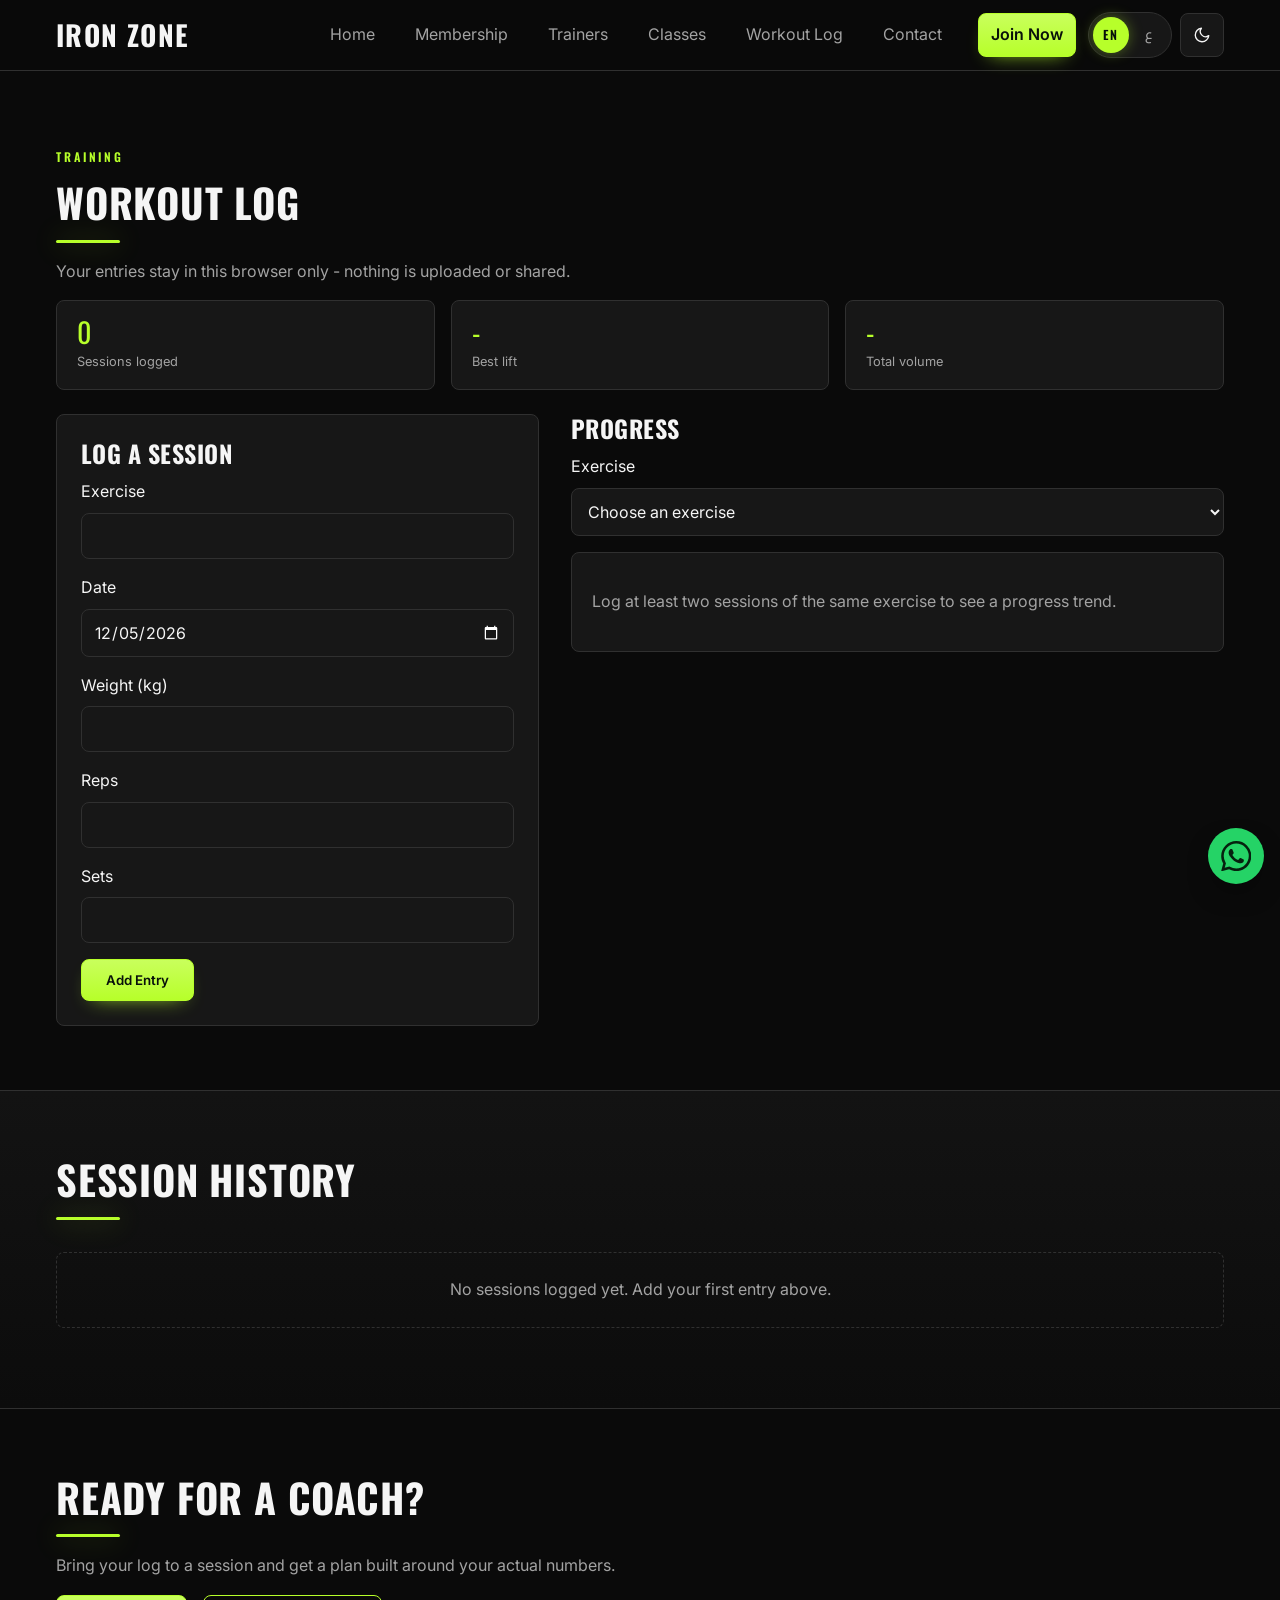
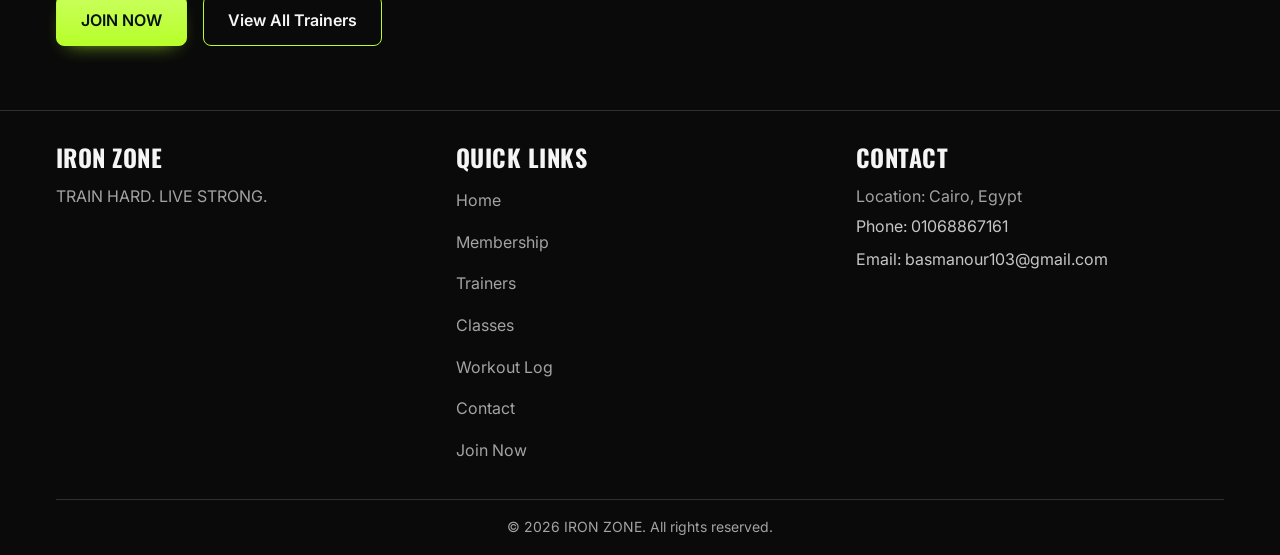
<file: workout.html>
<!DOCTYPE html>
<html lang="en">
  <head>
    <meta charset="UTF-8" />
    <meta name="viewport" content="width=device-width, initial-scale=1.0" />
    <meta name="description" content="IRON ZONE - Track your workouts and see your progress" data-i18n-content="meta.workoutDescription" />
    <meta name="theme-color" content="#0A0A0A" />
    <link rel="icon" type="image/png" href="assets/images/logo-256.png" />
    <title data-i18n="meta.workoutTitle">IRON ZONE - Workout Log</title>
    <script>
      (function () {
        try {
          if (localStorage.getItem('ironzone:theme') === 'light') {
            document.documentElement.setAttribute('data-theme', 'light');
          }
          if (localStorage.getItem('ironzone:lang') === 'ar') {
            document.documentElement.setAttribute('lang', 'ar');
            document.documentElement.setAttribute('dir', 'rtl');
          }
        } catch (e) {}
      })();
    </script>

    <link rel="preconnect" href="https://fonts.googleapis.com" />
    <link rel="preconnect" href="https://fonts.gstatic.com" crossorigin />
    <link href="https://fonts.googleapis.com/css2?family=Inter:wght@400;500;600&family=Oswald:wght@400;500;600;700&family=Bebas+Neue&family=Cairo:wght@400;600;700&family=Tajawal:wght@400;500;700&display=swap" rel="stylesheet" />
    <link rel="stylesheet" href="css/style.css" />
    <link rel="stylesheet" href="css/components.css" />
    <link rel="stylesheet" href="css/responsive.css" />
  </head>
  <body>
    <a href="#main-content" class="skip-link" data-i18n="skip">Skip to main content</a>
    <header class="header" id="header">
      <nav class="nav" role="navigation" aria-label="Main navigation" data-i18n-aria-label="nav.mainNav">
        <div class="nav__container">
          <a href="index.html" class="nav__logo">IRON ZONE</a>
          <ul id="navMenu" class="nav__list">
            <li><a href="index.html" class="nav__link" data-i18n="nav.home">Home</a></li>
            <li><a href="membership.html" class="nav__link" data-i18n="nav.membership">Membership</a></li>
            <li><a href="trainers.html" class="nav__link" data-i18n="nav.trainers">Trainers</a></li>
            <li><a href="classes.html" class="nav__link" data-i18n="nav.classes">Classes</a></li>
            <li><a href="workout.html" class="nav__link" data-i18n="nav.workoutLog">Workout Log</a></li>
            <li><a href="contact.html" class="nav__link" data-i18n="nav.contact">Contact</a></li>
            <li><a href="join.html" class="nav__link btn" data-i18n="nav.joinNow">Join Now</a></li>
          </ul>
          <div class="nav__actions">
            <div class="lang-switch" id="langSwitch" role="group" aria-label="Language" data-i18n-aria-label="controls.langGroupLabel">
              <button type="button" class="lang-switch__opt is-active" data-lang="en" lang="en" aria-label="English" aria-pressed="true">EN</button>
              <button type="button" class="lang-switch__opt" data-lang="ar" lang="ar" aria-label="Arabic" aria-pressed="false">ع</button>
            </div>
            <button type="button" class="theme-toggle" id="themeToggle" aria-label="Switch to light theme" aria-pressed="false">
              <svg class="theme-toggle__moon" viewBox="0 0 24 24" fill="none" stroke="currentColor" stroke-width="1.8" stroke-linecap="round" stroke-linejoin="round" aria-hidden="true"><path d="M21 12.8A9 9 0 1 1 11.2 3a7 7 0 0 0 9.8 9.8z"/></svg>
              <svg class="theme-toggle__sun" viewBox="0 0 24 24" fill="none" stroke="currentColor" stroke-width="1.8" stroke-linecap="round" stroke-linejoin="round" aria-hidden="true"><circle cx="12" cy="12" r="4"/><path d="M12 2v2M12 20v2M4.9 4.9l1.4 1.4M17.7 17.7l1.4 1.4M2 12h2M20 12h2M4.9 19.1l1.4-1.4M17.7 6.3l1.4-1.4"/></svg>
            </button>
            <button class="nav__toggle" aria-expanded="false" aria-controls="navMenu" aria-label="Toggle navigation menu" data-i18n-aria-label="nav.toggleMenu"><svg class="nav__toggle__icon" viewBox="0 0 24 24" fill="none" stroke="currentColor" stroke-width="2" stroke-linecap="round" aria-hidden="true"><path d="M4 7h16M4 12h16M4 17h16" /></svg><span class="nav__toggle__text" data-i18n="nav.menu">Menu</span></button>
          </div>
        </div>
      </nav>
    </header>
    <main id="main-content">
      <section class="section">
        <div class="container">
          <p class="section__eyebrow" data-i18n="workoutPage.eyebrow">Training</p>
          <h1 class="section__title" data-i18n="workoutPage.title">Workout Log</h1>
          <p class="text--muted" data-i18n="workoutPage.note">Your entries stay in this browser only - nothing is uploaded or shared.</p>

          <div id="workoutStats" class="workout__stats"></div>

          <div class="workout__layout">
            <div>
              <form id="workoutForm" class="card" novalidate>
                <h2 class="card__title" data-i18n="workoutPage.formTitle">Log a session</h2>
                <div class="form__group">
                  <label class="form__label" for="workoutExercise" data-i18n="workoutPage.exerciseLabel">Exercise</label>
                  <input type="text" id="workoutExercise" name="exercise" class="form__input" list="workoutExerciseList" required />
                  <datalist id="workoutExerciseList">
                    <option value="Bench Press"></option>
                    <option value="Back Squat"></option>
                    <option value="Deadlift"></option>
                    <option value="Overhead Press"></option>
                    <option value="Barbell Row"></option>
                    <option value="Pull Up"></option>
                    <option value="Dumbbell Curl"></option>
                  </datalist>
                </div>
                <div class="form__group">
                  <label class="form__label" for="workoutDate" data-i18n="workoutPage.dateLabel">Date</label>
                  <input type="date" id="workoutDate" name="date" class="form__input" required />
                </div>
                <div class="form__group">
                  <label class="form__label" for="workoutWeight" data-i18n="workoutPage.weightLabel">Weight (kg)</label>
                  <input type="number" id="workoutWeight" name="weight" class="form__input" min="1" step="0.5" required />
                </div>
                <div class="form__group">
                  <label class="form__label" for="workoutReps" data-i18n="workoutPage.repsLabel">Reps</label>
                  <input type="number" id="workoutReps" name="reps" class="form__input" min="1" step="1" required />
                </div>
                <div class="form__group">
                  <label class="form__label" for="workoutSets" data-i18n="workoutPage.setsLabel">Sets</label>
                  <input type="number" id="workoutSets" name="sets" class="form__input" min="1" step="1" required />
                </div>
                <span class="form__error" role="alert"></span>
                <button type="submit" class="btn" data-i18n="workoutPage.addEntry">Add Entry</button>
                <p id="workoutNotice" class="workout__notice" hidden></p>
              </form>
            </div>

            <div>
              <h2 class="card__title" data-i18n="workoutPage.chartTitle">Progress</h2>
              <div class="form__group">
                <label class="form__label" for="workoutExerciseFilter" data-i18n="workoutPage.filterLabel">Exercise</label>
                <select id="workoutExerciseFilter" class="form__select"></select>
              </div>
              <div id="workoutChart" class="workout__chart"></div>
            </div>
          </div>
        </div>
      </section>

      <section class="section section--alt">
        <div class="container">
          <h2 class="section__title" data-i18n="workoutPage.historyTitle">Session History</h2>
          <ul id="workoutList" class="workout__log"></ul>
          <p id="workoutEmpty" class="workout__empty" hidden data-i18n="workoutPage.empty">No sessions logged yet. Add your first entry above.</p>
        </div>
      </section>

      <section class="section">
        <div class="container">
          <h2 class="section__title" data-i18n="workoutPage.ctaTitle">Ready For A Coach?</h2>
          <p class="text--muted" data-i18n="workoutPage.ctaText">Bring your log to a session and get a plan built around your actual numbers.</p>
          <div class="hero__actions">
            <a href="join.html" class="btn" data-i18n="common.joinNow">JOIN NOW</a>
            <a href="trainers.html" class="btn btn--ghost" data-i18n="common.viewAllTrainers">View All Trainers</a>
          </div>
        </div>
      </section>
    </main>
    <footer class="footer">
      <div class="container">
        <div class="footer__content">
          <div>
            <h3 class="footer__title">IRON ZONE</h3>
            <p class="footer__text" data-i18n="footer.tagline">TRAIN HARD. LIVE STRONG.</p>
          </div>
          <div>
            <h4 class="footer__title" data-i18n="footer.quickLinks">Quick Links</h4>
            <ul class="footer__links">
              <li><a href="index.html" data-i18n="nav.home">Home</a></li>
              <li><a href="membership.html" data-i18n="nav.membership">Membership</a></li>
              <li><a href="trainers.html" data-i18n="nav.trainers">Trainers</a></li>
              <li><a href="classes.html" data-i18n="nav.classes">Classes</a></li>
              <li><a href="workout.html" data-i18n="nav.workoutLog">Workout Log</a></li>
              <li><a href="contact.html" data-i18n="nav.contact">Contact</a></li>
              <li><a href="join.html" data-i18n="nav.joinNow">Join Now</a></li>
            </ul>
          </div>
          <div>
            <h4 class="footer__title" data-i18n="footer.contact">Contact</h4>
            <p class="footer__text" data-i18n="footer.location">Location: Cairo, Egypt</p>
            <p class="footer__text"><a href="tel:+201068867161" data-i18n="footer.phone">Phone: 01068867161</a></p>
            <p class="footer__text"><a href="mailto:basmanour103@gmail.com" data-i18n="footer.email">Email: basmanour103@gmail.com</a></p>
          </div>
        </div>
        <div class="footer__bottom">
          <p>&copy; <span id="year"></span> <span data-i18n="footer.rights">IRON ZONE. All rights reserved.</span></p>
        </div>
      </div>
    </footer>
    <a class="whatsapp-fab" href="https://wa.me/201068867161" target="_blank" rel="noopener noreferrer">
      <svg class="whatsapp-fab__icon" viewBox="0 0 24 24" aria-hidden="true" focusable="false">
        <path fill="currentColor" d="M17.472 14.382c-.297-.149-1.758-.867-2.03-.967-.273-.099-.471-.148-.67.15-.197.297-.767.966-.94 1.164-.173.199-.347.223-.644.075-.297-.15-1.255-.463-2.39-1.475-.883-.788-1.48-1.761-1.653-2.059-.173-.297-.018-.458.13-.606.134-.133.298-.347.446-.52.149-.174.198-.298.298-.497.099-.198.05-.371-.025-.52-.075-.149-.669-1.612-.916-2.207-.242-.579-.487-.5-.669-.51l-.57-.01c-.198 0-.52.074-.792.372-.272.297-1.04 1.016-1.04 2.479 0 1.462 1.065 2.875 1.213 3.074.149.198 2.096 3.2 5.077 4.487.709.306 1.262.489 1.694.625.712.226 1.36.194 1.872.118.571-.085 1.758-.719 2.006-1.413.248-.694.248-1.289.173-1.413-.074-.124-.272-.198-.57-.347m-5.421 7.403h-.004a9.87 9.87 0 01-5.031-1.378l-.361-.214-3.741.982.998-3.648-.235-.374a9.86 9.86 0 01-1.51-5.26c.001-5.45 4.436-9.884 9.888-9.884 2.64 0 5.122 1.03 6.988 2.898a9.825 9.825 0 012.893 6.994c-.003 5.45-4.437 9.884-9.885 9.884m8.413-18.297A11.815 11.815 0 0012.05 0C5.495 0 .16 5.335.157 11.892c0 2.096.547 4.142 1.588 5.945L.057 24l6.305-1.654a11.882 11.882 0 005.683 1.448h.005c6.554 0 11.89-5.335 11.893-11.893a11.821 11.821 0 00-3.48-8.413z" />
      </svg>
      <span class="visually-hidden" data-i18n="whatsapp.label">Chat with IRON ZONE on WhatsApp</span>
    </a>

    <script src="js/main.js"></script>
    <script src="js/i18n.js"></script>
    <script src="js/storage.js"></script>
    <script src="js/workout-log.js"></script>
  </body>
</html>
</file>
<file: css/style.css>
﻿:root {
  --bg: #0A0A0A;
  --surface: #171717;
  --surface-light: #222222;
  --bg-glass: rgba(10, 10, 10, 0.85);
  --section-alt-from: #131313;
  --section-alt-to: #0C0C0C;
  --accent: #B7FF2A;
  --accent-strong: #9ef000;
  --accent-text: #B7FF2A;
  --accent-ink: #08110A;
  --accent-soft: rgba(183, 255, 42, 0.1);
  --accent-border: rgba(183, 255, 42, 0.55);
  --glow: 0 0 28px rgba(183, 255, 42, 0.45);
  --danger: #ff6b6b;
  --text: #F5F5F5;
  --text-soft: #C6C6C6;
  --muted: #A3A3A3;
  --border: #303030;
  --shadow: rgba(0, 0, 0, 0.75);
  --radius: 8px;
  --transition: 0.2s ease;
  --cursor-default: url('../assets/icons/cursor-default.svg');
  --cursor-pointer: url('../assets/icons/cursor-pointer.svg');
  color-scheme: dark;
}

:root[data-theme='light'] {
  --bg: #F4F5F0;
  --surface: #FFFFFF;
  --surface-light: #ECEEE5;
  --bg-glass: rgba(244, 245, 240, 0.88);
  --section-alt-from: #EDEFE6;
  --section-alt-to: #F6F7F2;
  --accent: #B7FF2A;
  --accent-strong: #C9FF5C;
  --accent-text: #3F6B00;
  --accent-ink: #08110A;
  --accent-soft: rgba(63, 107, 0, 0.1);
  --accent-border: rgba(63, 107, 0, 0.45);
  --glow: none;
  --danger: #C0392B;
  --text: #14160F;
  --text-soft: #3E4237;
  --muted: #555A4C;
  --border: #D8DACF;
  --shadow: rgba(20, 22, 15, 0.14);
  color-scheme: light;
}

*, *::before, *::after {
  box-sizing: border-box;
}

html {
  scroll-behavior: smooth;
}

html, body {
  margin: 0;
  padding: 0;
  background: var(--bg);
  color: var(--text);
  font-family: 'Inter', -apple-system, BlinkMacSystemFont, 'Segoe UI', Roboto, Oxygen, Ubuntu, Cantarell, 'Open Sans', 'Helvetica Neue', sans-serif;
  line-height: 1.6;
  font-size: 16px;
  -webkit-font-smoothing: antialiased;
  -moz-osx-font-smoothing: grayscale;
}

html {
  cursor: url('../assets/icons/cursor-default.svg') 3 1, auto;
}

a,
button,
summary,
select,
label,
.btn,
.nav__toggle,
.nav__link,
.back-to-top,
[role='button'] {
  cursor: url('../assets/icons/cursor-pointer.svg') 16 16, pointer;
}

input,
textarea {
  cursor: text;
}

input[type='checkbox'],
input[type='radio'] {
  cursor: url('../assets/icons/cursor-pointer.svg') 16 16, pointer;
  width: 1.5rem;
  height: 1.5rem;
  margin: 0;
  accent-color: var(--accent);
}

img {
  max-width: 100%;
  height: auto;
  display: block;
}

a {
  color: var(--text);
  text-decoration: none;
}

a:focus-visible,
button:focus-visible,
input:focus-visible,
select:focus-visible,
textarea:focus-visible {
  outline: 2px solid var(--accent-text);
  outline-offset: 2px;
}

.hero {
  position: relative;
  display: flex;
  align-items: center;
  min-height: 76vh;
  padding: 6rem 0 5rem;
  color: #F5F5F5;
  background-color: #0A0A0A;
  background-image:
    linear-gradient(90deg, rgba(10, 10, 10, 0.94) 0%, rgba(10, 10, 10, 0.72) 38%, rgba(10, 10, 10, 0.18) 72%, rgba(10, 10, 10, 0.05) 100%),
    linear-gradient(180deg, rgba(10, 10, 10, 0.28) 0%, rgba(10, 10, 10, 0) 35%, rgba(10, 10, 10, 0.72) 100%),
    url('../assets/images/hero-cover.jpg');
  background-size: cover;
  background-position: center 38%;
  background-repeat: no-repeat;
  border-bottom: 1px solid rgba(183, 255, 42, 0.5);
  box-shadow: 0 22px 60px -30px rgba(183, 255, 42, 0.6);
  overflow: hidden;
}

.hero__eyebrow {
  display: inline-block;
  margin-bottom: 1rem;
  color: var(--accent);
  font-family: 'Oswald', 'Bebas Neue', sans-serif;
  font-size: 0.8rem;
  font-weight: 600;
  letter-spacing: 0.28em;
  text-transform: uppercase;
}

.hero__title {
  font-size: clamp(2.75rem, 7vw, 5.25rem);
  margin-bottom: 1rem;
  line-height: 1;
  max-width: 16ch;
  text-shadow: 0 4px 30px rgba(0, 0, 0, 0.65);
}

.hero__subtitle {
  font-size: clamp(1.05rem, 2vw, 1.35rem);
  color: #D6D6D6;
  margin-bottom: 2rem;
  max-width: 620px;
}

.hero .btn--ghost {
  color: #F5F5F5;
  border-color: var(--accent);
}

.hero__actions {
  display: flex;
  gap: 1rem;
  flex-wrap: wrap;
}

.stats {
  display: grid;
  grid-template-columns: repeat(auto-fit, minmax(180px, 1fr));
  gap: 0;
  margin-top: 3rem;
  background: linear-gradient(180deg, var(--surface-light), var(--surface));
  border: 1px solid var(--border);
  border-radius: var(--radius);
  overflow: hidden;
}

.stat {
  position: relative;
  text-align: center;
  padding: 2rem 1rem;
  border-right: 1px solid var(--border);
  transition: background var(--transition);
}

.stat:last-child {
  border-right: none;
}

.stat:hover,
.stat:focus-within {
  background: var(--accent-soft);
}

.stat__number {
  font-family: 'Oswald', 'Bebas Neue', sans-serif;
  font-size: clamp(2.25rem, 4vw, 3rem);
  line-height: 1;
  color: var(--accent-text);
  display: block;
  text-shadow: var(--glow);
}

.stat__label {
  color: var(--muted);
  font-size: 0.875rem;
  letter-spacing: 0.08em;
  text-transform: uppercase;
  margin-top: 0.5rem;
  display: block;
}

@media (prefers-reduced-motion: reduce) {
  *,
  *::before,
  *::after {
    animation-duration: 0.01ms !important;
    animation-iteration-count: 1 !important;
    transition-duration: 0.01ms !important;
    scroll-behavior: auto !important;
  }

  .card:hover,
  .card:focus-within,
  .btn:hover,
  .btn:focus-visible {
    transform: none;
  }
}

/* Arabic / RTL support */
[dir='rtl'] body {
  font-family: 'Tajawal', 'Inter', -apple-system, BlinkMacSystemFont, 'Segoe UI', Roboto, sans-serif;
}

[dir='rtl'] h1,
[dir='rtl'] h2,
[dir='rtl'] h3,
[dir='rtl'] h4,
[dir='rtl'] h5,
[dir='rtl'] h6,
[dir='rtl'] .nav__logo,
[dir='rtl'] .hero__eyebrow,
[dir='rtl'] .hero__title,
[dir='rtl'] .section__eyebrow,
[dir='rtl'] .stat__number,
[dir='rtl'] .card__price,
[dir='rtl'] .card__badge,
[dir='rtl'] .footer__title,
[dir='rtl'] .btn {
  font-family: 'Cairo', 'Oswald', 'Bebas Neue', 'Inter', sans-serif;
}

[dir='rtl'] button,
[dir='rtl'] input,
[dir='rtl'] select,
[dir='rtl'] textarea,
[dir='rtl'] .card__price span {
  font-family: 'Tajawal', 'Inter', sans-serif;
}

[dir='rtl'] .nav__logo,
[dir='rtl'] .hero__eyebrow,
[dir='rtl'] .section__eyebrow,
[dir='rtl'] .stat__label,
[dir='rtl'] .card__badge {
  letter-spacing: normal;
}

[dir='rtl'] .hero {
  background-image:
    linear-gradient(270deg, rgba(10, 10, 10, 0.94) 0%, rgba(10, 10, 10, 0.72) 38%, rgba(10, 10, 10, 0.18) 72%, rgba(10, 10, 10, 0.05) 100%),
    linear-gradient(180deg, rgba(10, 10, 10, 0.28) 0%, rgba(10, 10, 10, 0) 35%, rgba(10, 10, 10, 0.72) 100%),
    url('../assets/images/hero-cover.jpg');
  background-position: center 38%;
}

[dir='rtl'] .hero__title {
  max-width: 20ch;
}

[dir='rtl'] .nav__link.btn {
  margin-left: 0;
  margin-right: 0.5rem;
}

[dir='rtl'] .stat {
  border-right: none;
  border-left: 1px solid var(--border);
}

[dir='rtl'] .stat:last-child {
  border-left: none;
}

[dir='rtl'] .card__badge {
  right: auto;
  left: 1.25rem;
}

[dir='rtl'] .card__price span {
  margin-left: 0;
  margin-right: 0.25rem;
}

[dir='rtl'] .btn--arrow::after {
  content: '\2190';
  margin-left: 0;
  margin-right: 0.5rem;
}

[dir='rtl'] .btn--arrow:hover::after,
[dir='rtl'] .btn--arrow:focus-visible::after {
  transform: translateX(-4px);
}

[dir='rtl'] .skip-link {
  left: auto;
  right: -9999px;
  border-radius: 0 0 0 var(--radius);
}

[dir='rtl'] .skip-link:focus {
  left: auto;
  right: 0;
}

[dir='rtl'] .back-to-top {
  right: auto;
  left: 1rem;
}
</file>
<file: css/components.css>
﻿h1, h2, h3, h4, h5, h6 {
  font-family: 'Oswald', 'Bebas Neue', Impact, 'Arial Narrow Bold', sans-serif;
  line-height: 1.2;
  margin: 0 0 1rem 0;
  text-transform: uppercase;
  letter-spacing: 0.02em;
}

.container {
  max-width: 1200px;
  margin: 0 auto;
  padding: 0 1rem;
}

.section {
  padding: 4rem 0;
}

.section--alt {
  background: linear-gradient(180deg, var(--section-alt-from) 0%, var(--section-alt-to) 100%);
  border-top: 1px solid var(--border);
  border-bottom: 1px solid var(--border);
}

.section__eyebrow {
  display: inline-block;
  color: var(--accent-text);
  font-family: 'Oswald', 'Bebas Neue', sans-serif;
  font-size: 0.75rem;
  font-weight: 600;
  letter-spacing: 0.24em;
  text-transform: uppercase;
  margin-bottom: 0.75rem;
}

.section__title {
  font-size: 2rem;
  margin-bottom: 1rem;
}

.section__title::after {
  content: '';
  display: block;
  width: 64px;
  height: 3px;
  margin-top: 0.85rem;
  border-radius: 2px;
  background: var(--accent-text);
  box-shadow: var(--glow);
}

.text--muted {
  color: var(--muted);
}

.split {
  display: grid;
  gap: 2rem;
  align-items: center;
}

.btn {
  display: inline-block;
  padding: 0.75rem 1.5rem;
  border: 1px solid var(--accent);
  background: linear-gradient(180deg, #c9ff5c, var(--accent));
  color: #08110A;
  border-radius: var(--radius);
  font-weight: 600;
  cursor: pointer;
  box-shadow: 0 8px 20px -12px rgba(183, 255, 42, 0.9);
  transition: background var(--transition), color var(--transition), border-color var(--transition), transform var(--transition), box-shadow var(--transition);
  font-family: 'Inter', sans-serif;
}

.btn:hover,
.btn:focus-visible {
  background: linear-gradient(180deg, var(--accent), #9ef000);
  border-color: #d4ff7a;
  transform: translateY(-2px);
  box-shadow: 0 14px 30px -12px rgba(183, 255, 42, 0.85);
}

.btn:active {
  transform: translateY(0);
}

.btn--arrow::after {
  content: '\2192';
  display: inline-block;
  margin-left: 0.5rem;
  transition: transform var(--transition);
}

.btn--arrow:hover::after,
.btn--arrow:focus-visible::after {
  transform: translateX(4px);
}

.btn--ghost {
  background: transparent;
  color: var(--text);
  border-color: var(--accent-text);
  box-shadow: none;
}

.btn--ghost:hover,
.btn--ghost:focus-visible {
  background: var(--accent-soft);
  box-shadow: none;
}

.card {
  position: relative;
  background: var(--surface);
  border: 1px solid var(--border);
  border-radius: var(--radius);
  padding: 1.5rem;
  height: 100%;
  transition: transform var(--transition), border-color var(--transition), box-shadow var(--transition), background var(--transition);
}

.card:not(form):hover,
.card:not(form):focus-within {
  transform: translateY(-4px);
  border-color: var(--accent-border);
  background: var(--surface-light);
  box-shadow: 0 22px 48px -26px var(--shadow), 0 10px 28px -16px var(--shadow);
}

.card--featured {
  border-color: var(--accent-border);
  box-shadow: 0 26px 55px -32px rgba(183, 255, 42, 0.75);
}

/* Looping trainer marquee */
.marquee {
  position: relative;
  margin-top: 0.5rem;
}

.marquee__viewport {
  position: relative;
  overflow: hidden;
  padding-block: 0.75rem;
  -webkit-mask-image: linear-gradient(90deg, transparent 0, #000 3rem, #000 calc(100% - 3rem), transparent 100%);
  mask-image: linear-gradient(90deg, transparent 0, #000 3rem, #000 calc(100% - 3rem), transparent 100%);
}

[dir='rtl'] .marquee__viewport {
  -webkit-mask-image: linear-gradient(270deg, transparent 0, #000 3rem, #000 calc(100% - 3rem), transparent 100%);
  mask-image: linear-gradient(270deg, transparent 0, #000 3rem, #000 calc(100% - 3rem), transparent 100%);
}

.marquee__track {
  display: flex;
  align-items: stretch;
  width: max-content;
  animation: marquee-scroll 48s linear infinite;
  will-change: transform;
}

.marquee__group {
  display: flex;
  align-items: stretch;
  gap: 1.5rem;
  flex: none;
  padding-inline-end: 1.5rem;
}

.marquee__group .card {
  flex: none;
  width: min(19rem, 78vw);
}

.marquee__group .card__title {
  margin-top: 0.9rem;
}

@keyframes marquee-scroll {
  from {
    transform: translate3d(0, 0, 0);
  }
  to {
    transform: translate3d(-50%, 0, 0);
  }
}

[dir='rtl'] .marquee__track {
  animation-name: marquee-scroll-rtl;
}

@keyframes marquee-scroll-rtl {
  from {
    transform: translate3d(0, 0, 0);
  }
  to {
    transform: translate3d(50%, 0, 0);
  }
}

.marquee:hover .marquee__track,
.marquee:focus-within .marquee__track {
  animation-play-state: paused;
}

@media (prefers-reduced-motion: reduce) {
  .marquee__track,
  [dir='rtl'] .marquee__track {
    animation: none;
  }
  .whatsapp-fab {
    transition: none;
  }
  .whatsapp-fab:hover {
    transform: none;
  }
  .marquee__viewport,
  [dir='rtl'] .marquee__viewport {
    overflow-x: auto;
    -webkit-mask-image: none;
    mask-image: none;
  }
  .marquee__group--clone {
    display: none;
  }
}

.card__badge {
  position: absolute;
  top: 0;
  right: 1.25rem;
  transform: translateY(-50%);
  background: var(--accent);
  color: var(--accent-ink);
  font-family: 'Oswald', 'Bebas Neue', sans-serif;
  font-size: 0.7rem;
  font-weight: 600;
  letter-spacing: 0.12em;
  text-transform: uppercase;
  padding: 0.3rem 0.7rem;
  border-radius: 999px;
}

.card__media {
  width: 100%;
  aspect-ratio: 4 / 3;
  object-fit: cover;
  border-radius: calc(var(--radius) - 2px);
  margin-bottom: 1rem;
  background: var(--bg);
}

.card__icon {
  display: inline-flex;
  align-items: center;
  justify-content: center;
  width: 52px;
  height: 52px;
  margin-bottom: 1rem;
  border-radius: 12px;
  color: var(--accent-text);
  background: var(--accent-soft);
  border: 1px solid var(--accent-border);
}

.card__icon svg {
  width: 28px;
  height: 28px;
  fill: none;
  stroke: currentColor;
  stroke-width: 1.8;
  stroke-linecap: round;
  stroke-linejoin: round;
}

.card__price {
  font-family: 'Oswald', 'Bebas Neue', sans-serif;
  font-size: 2.25rem;
  line-height: 1;
  color: var(--text);
  margin: 0.5rem 0 1rem;
}

.card__price span {
  font-family: 'Inter', sans-serif;
  font-size: 0.9rem;
  font-weight: 500;
  color: var(--muted);
  margin-inline-start: 0.25rem;
}

.card__title {
  font-size: 1.5rem;
  margin-bottom: 0.75rem;
}

.card__list {
  list-style: none;
  padding: 0;
  margin: 0 0 1rem 0;
}

.card__list li {
  padding: 0.375rem 0;
  color: var(--muted);
}

.card__list a,
.footer__text a {
  display: inline-block;
  padding-block: 0.25rem;
  color: var(--text-soft);
  transition: color var(--transition);
}

.card__list a:hover,
.card__list a:focus-visible,
.footer__text a:hover,
.footer__text a:focus-visible {
  color: var(--text);
}


.nav {
  background: var(--bg-glass);
  backdrop-filter: blur(10px);
  -webkit-backdrop-filter: blur(10px);
  border-bottom: 1px solid var(--border);
  position: sticky;
  top: 0;
  z-index: 100;
}

.nav__container {
  max-width: 1200px;
  margin: 0 auto;
  padding: 0 1rem;
  display: grid;
  grid-template-columns: auto 1fr auto;
  grid-template-areas: 'logo list actions';
  align-items: center;
  gap: 0.75rem;
  min-height: 70px;
}

.nav__logo {
  grid-area: logo;
  display: inline-flex;
  align-items: center;
  white-space: nowrap;
  font-family: 'Oswald', 'Bebas Neue', sans-serif;
  font-size: 1.75rem;
  font-weight: 700;
  letter-spacing: 0.05em;
  color: var(--text);
}

.nav__logo:focus-visible {
  outline: 2px solid var(--accent-text);
  outline-offset: 2px;
}

.nav__actions {
  grid-area: actions;
  justify-self: end;
  display: flex;
  align-items: center;
  gap: 0.5rem;
}

.theme-toggle {
  display: inline-flex;
  align-items: center;
  justify-content: center;
  gap: 0.4rem;
  background: var(--surface);
  color: var(--text);
  border: 1px solid var(--border);
  padding: 0;
  min-width: 2.75rem;
  min-height: 2.75rem;
  border-radius: var(--radius);
  cursor: pointer;
  font-family: 'Inter', sans-serif;
  font-size: 0.85rem;
  font-weight: 600;
  transition: background var(--transition), border-color var(--transition), color var(--transition);
}

.theme-toggle:hover,
.theme-toggle:focus-visible {
  border-color: var(--accent-border);
  background: var(--surface-light);
}

.theme-toggle svg {
  width: 18px;
  height: 18px;
  stroke: currentColor;
}

.lang-switch {
  display: inline-flex;
  align-items: center;
  gap: 0.15rem;
  padding-block: 0.25rem;
  padding-inline: 0.25rem;
  background: var(--surface);
  border: 1px solid var(--border);
  border-radius: 999px;
  transition: background var(--transition), border-color var(--transition), box-shadow var(--transition);
}

.lang-switch:hover,
.lang-switch:focus-within {
  border-color: var(--accent-border);
  background: var(--surface-light);
}

button.lang-switch__opt {
  appearance: none;
  border: 0;
  margin: 0;
  background: transparent;
  color: var(--muted);
  font-family: 'Oswald', 'Bebas Neue', 'Inter', sans-serif;
  font-size: 0.78rem;
  font-weight: 600;
  letter-spacing: 0.1em;
  line-height: 1;
  padding: 0.4rem 0.6rem;
  min-width: 2.25rem;
  min-height: 2.25rem;
  display: inline-flex;
  align-items: center;
  justify-content: center;
  border-radius: 999px;
  cursor: pointer;
  transition: background var(--transition), color var(--transition), box-shadow var(--transition);
}

button.lang-switch__opt:hover {
  color: var(--text);
}

button.lang-switch__opt[lang='ar'] {
  font-family: 'Cairo', 'Tajawal', sans-serif;
  font-size: 0.85rem;
  letter-spacing: 0;
}

button.lang-switch__opt.is-active {
  background: var(--accent);
  color: var(--accent-ink);
  box-shadow: 0 0 14px rgba(183, 255, 42, 0.35);
}

button.lang-switch__opt.is-active:focus-visible {
  outline-color: var(--text);
}

.theme-toggle__sun {
  display: none;
}

:root[data-theme='light'] .theme-toggle__sun {
  display: block;
}

:root[data-theme='light'] .theme-toggle__moon {
  display: none;
}

.nav__toggle {
  display: none;
  align-items: center;
  justify-content: center;
  gap: 0.5rem;
  background: var(--surface);
  color: var(--text);
  border: 1px solid var(--border);
  padding: 0.5rem 1rem;
  min-height: 2.75rem;
  border-radius: var(--radius);
  cursor: pointer;
  font-family: 'Inter', sans-serif;
}

.nav__toggle__icon {
  width: 20px;
  height: 20px;
  flex: none;
  stroke: currentColor;
}

.nav__toggle:hover,
.nav__toggle:focus-visible {
  border-color: var(--accent-border);
  background: var(--surface-light);
}

.nav__list {
  grid-area: list;
  justify-content: flex-end;
  list-style: none;
  margin: 0;
  padding: 0;
  display: flex;
  align-items: center;
  gap: 1rem;
  flex-wrap: wrap;
}

.nav__link {
  display: inline-block;
  padding: 0.5rem 0.75rem;
  color: var(--muted);
  transition: color var(--transition);
}

.nav__link:hover,
.nav__link:focus-visible {
  color: var(--text);
}

.nav__link.is-active {
  color: var(--accent-text);
  text-shadow: var(--glow);
}

.nav__link.btn {
  color: var(--accent-ink);
  margin-left: 0.5rem;
}

.footer {
  background: var(--bg);
  border-top: 1px solid var(--border);
  padding: 2rem 0 1rem;
}

.footer__content {
  display: grid;
  grid-template-columns: 1fr;
  gap: 2rem;
  margin-bottom: 2rem;
}

.footer__title {
  font-size: 1.5rem;
  margin-bottom: 0.75rem;
  color: var(--text);
}

.footer__text {
  color: var(--muted);
  margin: 0;
}

.footer__links {
  list-style: none;
  padding: 0;
  margin: 0;
  display: flex;
  flex-direction: column;
  gap: 0.5rem;
}

.footer__links a {
  display: inline-block;
  padding-block: 0.25rem;
  color: var(--muted);
  transition: color var(--transition);
}

.footer__links a:hover,
.footer__links a:focus-visible {
  color: var(--text);
}

.footer__bottom {
  padding-top: 1rem;
  border-top: 1px solid var(--border);
  text-align: center;
}

.footer__bottom p {
  color: var(--muted);
  margin: 0;
  font-size: 0.875rem;
}

.form__group {
  margin-bottom: 1rem;
}

.form__group input[type='checkbox'],
.form__group input[type='radio'] {
  margin-right: 0.5rem;
  vertical-align: middle;
}

[dir='rtl'] .form__group input[type='checkbox'],
[dir='rtl'] .form__group input[type='radio'] {
  margin-right: 0;
  margin-left: 0.5rem;
}

.form__label {
  display: block;
  margin-bottom: 0.5rem;
  color: var(--text);
}

.form__input,
.form__select,
.form__textarea {
  width: 100%;
  padding: 0.75rem;
  background: var(--surface);
  border: 1px solid var(--border);
  color: var(--text);
  border-radius: var(--radius);
  font-family: inherit;
  font-size: 1rem;
}

.form__input:focus-visible,
.form__select:focus-visible,
.form__textarea:focus-visible {
  outline: 2px solid var(--accent-text);
  outline-offset: 2px;
}

.form__error {
  color: var(--danger);
  font-size: 0.875rem;
  margin-top: 0.25rem;
  display: block;
}

.form__success {
  color: var(--accent-text);
  font-size: 0.875rem;
  margin-top: 0.5rem;
  display: block;
}

.filters {
  display: grid;
  grid-template-columns: repeat(auto-fit, minmax(180px, 1fr));
  gap: 1rem;
  margin-bottom: 2rem;
  align-items: end;
}

.skip-link {
  position: absolute;
  left: -9999px;
  top: 0;
  background: var(--accent);
  color: var(--accent-ink);
  padding: 0.75rem 1rem;
  z-index: 1000;
  border-radius: 0 0 var(--radius) 0;
}

.skip-link:focus {
  left: 0;
}

.whatsapp-fab {
  position: fixed;
  inset-inline-end: 1rem;
  bottom: 1rem;
  bottom: calc(1rem + env(safe-area-inset-bottom, 0px));
  z-index: 210;
  display: inline-flex;
  align-items: center;
  justify-content: center;
  width: 3.5rem;
  height: 3.5rem;
  border-radius: 50%;
  background: #25d366;
  color: #06210f;
  text-decoration: none;
  box-shadow: 0 12px 28px -10px rgba(0, 0, 0, 0.6), 0 0 0 1px rgba(0, 0, 0, 0.08);
  transition: transform var(--transition), box-shadow var(--transition), background var(--transition);
}

.whatsapp-fab:hover {
  transform: translateY(-2px) scale(1.06);
  background: #2ee06f;
  box-shadow: 0 16px 34px -10px rgba(0, 0, 0, 0.65), 0 0 0 1px rgba(0, 0, 0, 0.08);
}

.whatsapp-fab:focus-visible {
  outline: 3px solid var(--text);
  outline-offset: 3px;
}

.whatsapp-fab__icon {
  width: 1.9rem;
  height: 1.9rem;
  flex: none;
}

.back-to-top {
  position: fixed;
  right: 1rem;
  bottom: 5.25rem;
  bottom: calc(5.25rem + env(safe-area-inset-bottom, 0px));
  display: none;
  align-items: center;
  justify-content: center;
  width: 2.75rem;
  height: 2.75rem;
  padding: 0;
  background: var(--accent);
  color: var(--accent-ink);
  border: none;
  border-radius: var(--radius);
  cursor: pointer;
  z-index: 200;
  font-family: 'Inter', sans-serif;
  font-weight: 600;
  }

.back-to-top__icon {
  width: 20px;
  height: 20px;
  stroke: currentColor;
}

.back-to-top.is-visible {
  display: block;
}

.faq {
  display: grid;
  gap: 1rem;
}

.faq summary {
  cursor: pointer;
  font-family: 'Oswald', 'Bebas Neue', sans-serif;
  font-size: 1.125rem;
  list-style: none;
}

.faq summary::-webkit-details-marker {
  display: none;
}

.faq summary::before {
  content: '+ ';
  color: var(--accent-text);
}

.faq details[open] summary::before {
  content: '- ';
}

.card.card--interactive {
  padding: 0;
  overflow: hidden;
}

.card--interactive .card__link {
  display: block;
  height: 100%;
  padding: 1.5rem;
  color: inherit;
  text-decoration: none;
  border-radius: inherit;
}

.card__link:focus-visible {
  outline: 3px solid var(--accent);
  outline-offset: 3px;
}

.card__cta {
  display: inline-flex;
  align-items: center;
  gap: 0.4rem;
  margin-top: 0.75rem;
  color: var(--accent-text);
  font-family: 'Oswald', 'Bebas Neue', sans-serif;
  font-size: 0.8rem;
  font-weight: 600;
  letter-spacing: 0.1em;
  text-transform: uppercase;
}

.card__cta::after {
  content: '\2192';
  transition: transform var(--transition);
}

.card__link:hover .card__cta::after,
.card__link:focus-visible .card__cta::after {
  transform: translateX(4px);
}

[dir='rtl'] .card__cta::after {
  content: '\2190';
}

[dir='rtl'] .card__link:hover .card__cta::after,
[dir='rtl'] .card__link:focus-visible .card__cta::after {
  transform: translateX(-4px);
}

.profile {
  padding-top: 2.5rem;
}

.profile__back {
  display: inline-flex;
  align-items: center;
  gap: 0.5rem;
  margin-bottom: 1.5rem;
  padding-block: 0.25rem;
  color: var(--muted);
  text-decoration: none;
  font-size: 0.9rem;
  font-weight: 600;
  letter-spacing: 0.04em;
}

.profile__back:hover,
.profile__back:focus-visible {
  color: var(--accent-text);
}

.profile__back::before {
  content: '\2190';
  transition: transform var(--transition);
}

[dir='rtl'] .profile__back::before {
  content: '\2192';
}

.profile__back:hover::before,
.profile__back:focus-visible::before {
  transform: translateX(-4px);
}

[dir='rtl'] .profile__back:hover::before,
[dir='rtl'] .profile__back:focus-visible::before {
  transform: translateX(4px);
}

.profile__hero {
  display: grid;
  gap: 2rem;
  align-items: center;
  background: var(--surface);
  border: 1px solid var(--border);
  border-radius: var(--radius);
  padding: 1.5rem;
  margin-bottom: 2rem;
}

.profile__media {
  position: relative;
}

.profile__photo {
  width: 100%;
  aspect-ratio: 4 / 3;
  object-fit: cover;
  border-radius: calc(var(--radius) - 2px);
  border: 1px solid var(--border);
  background: var(--bg);
}

.profile__name {
  font-family: 'Oswald', 'Bebas Neue', sans-serif;
  font-size: clamp(2rem, 5vw, 3rem);
  line-height: 1.05;
  margin: 0.25rem 0 0.5rem;
}

.profile__specialty {
  color: var(--accent-text);
  font-family: 'Oswald', 'Bebas Neue', sans-serif;
  font-size: 1.05rem;
  letter-spacing: 0.08em;
  text-transform: uppercase;
  margin-bottom: 1.25rem;
}

.profile__stats {
  display: grid;
  grid-template-columns: repeat(3, minmax(0, 1fr));
  gap: 0.75rem;
  list-style: none;
  padding: 0;
  margin: 0 0 1.5rem;
}

.profile__stat {
  background: var(--surface-light);
  border: 1px solid var(--border);
  border-radius: var(--radius);
  padding: 0.9rem 0.75rem;
  text-align: center;
}

.profile__stat-value {
  display: block;
  font-family: 'Oswald', 'Bebas Neue', sans-serif;
  font-size: 2rem;
  line-height: 1;
  color: var(--accent-text);
}

.profile__stat-value--text {
  font-family: 'Inter', sans-serif;
  font-size: 0.9rem;
  font-weight: 600;
  color: var(--text);
  line-height: 1.35;
  display: flex;
  align-items: center;
  justify-content: center;
  min-height: 2rem;
  overflow-wrap: anywhere;
}

.profile__stat-label {
  display: block;
  margin-top: 0.4rem;
  color: var(--muted);
  font-size: 0.72rem;
  font-weight: 600;
  letter-spacing: 0.06em;
  text-transform: uppercase;
}

.profile__actions {
  display: flex;
  flex-wrap: wrap;
  gap: 0.75rem;
}

.profile__subhead {
  font-size: 1.15rem;
  letter-spacing: 0.06em;
  text-transform: uppercase;
  margin: 1.5rem 0 0.9rem;
  color: var(--text);
}

.profile__subhead:first-child {
  margin-top: 0;
}

.profile__bio {
  color: var(--muted);
  line-height: 1.75;
  max-width: 65ch;
}

.tabs {
  background: var(--surface);
  border: 1px solid var(--border);
  border-radius: var(--radius);
  overflow: hidden;
}

.tablist {
  display: flex;
  flex-wrap: wrap;
  gap: 0;
  border-bottom: 1px solid var(--border);
  background: var(--surface-light);
}

.tab {
  flex: 1 1 auto;
  min-width: 8rem;
  background: none;
  border: 0;
  border-bottom: 3px solid transparent;
  color: var(--muted);
  cursor: pointer;
  font-family: 'Oswald', 'Bebas Neue', sans-serif;
  font-size: 0.95rem;
  font-weight: 600;
  letter-spacing: 0.08em;
  text-transform: uppercase;
  padding: 0.9rem 1rem;
  transition: color var(--transition), background var(--transition), border-color var(--transition);
}

.tab:hover {
  color: var(--text);
  background: var(--accent-soft);
}

.tab.is-active {
  color: var(--accent-text);
  border-bottom-color: var(--accent);
  background: var(--surface);
}

.tab:focus-visible {
  outline: 2px solid var(--accent);
  outline-offset: -3px;
}

.tabpanels {
  padding: 1.5rem;
}

.tabpanel:focus-visible {
  outline: 2px solid var(--accent);
  outline-offset: 4px;
}

.chips {
  display: flex;
  flex-wrap: wrap;
  gap: 0.5rem;
  list-style: none;
  padding: 0;
  margin: 0;
}

.chip {
  background: var(--accent-soft);
  border: 1px solid var(--accent-border);
  color: var(--accent-text);
  border-radius: 999px;
  padding: 0.35rem 0.85rem;
  font-size: 0.82rem;
  font-weight: 600;
}

.timeline {
  list-style: none;
  padding: 0;
  margin: 0;
  display: grid;
  gap: 1.25rem;
}

.timeline__item {
  display: grid;
  grid-template-columns: auto 1fr;
  gap: 1rem;
  align-items: start;
}

.timeline__marker {
  width: 12px;
  height: 12px;
  margin-top: 0.35rem;
  border-radius: 50%;
  background: var(--accent);
  box-shadow: var(--glow);
}

.timeline__role {
  font-size: 1.05rem;
  margin: 0 0 0.2rem;
}

.timeline__place {
  color: var(--text);
  margin: 0 0 0.15rem;
  font-size: 0.92rem;
}

.timeline__period {
  color: var(--muted);
  font-size: 0.8rem;
  letter-spacing: 0.04em;
}

.checklist {
  list-style: none;
  padding: 0;
  margin: 0;
  display: grid;
  gap: 0.6rem;
}

.checklist__item {
  position: relative;
  padding-left: 1.75rem;
  color: var(--muted);
}

.checklist__item::before {
  content: '\2713';
  position: absolute;
  left: 0;
  top: 0;
  color: var(--accent-text);
  font-weight: 700;
}

[dir='rtl'] .checklist__item {
  padding-left: 0;
  padding-right: 1.75rem;
}

[dir='rtl'] .checklist__item::before {
  left: auto;
  right: 0;
}

.location-list {
  list-style: none;
  padding: 0;
  margin: 0;
  display: grid;
  gap: 0.75rem;
}

.location-list__item {
  display: flex;
  align-items: center;
  gap: 0.75rem;
  background: var(--surface-light);
  border: 1px solid var(--border);
  border-radius: var(--radius);
  padding: 0.75rem 1rem;
}

.location-list__pin {
  flex: none;
  width: 10px;
  height: 10px;
  border-radius: 50% 50% 50% 0;
  transform: rotate(-45deg);
  background: var(--accent);
}

[dir='rtl'] .location-list__pin {
  transform: rotate(45deg);
}

.location-list__name {
  color: var(--text);
  font-size: 0.95rem;
}

.profile__pager {
  display: grid;
  grid-template-columns: 1fr 1fr;
  gap: 1rem;
  margin-top: 2rem;
}

.pager__link {
  display: block;
  background: var(--surface);
  border: 1px solid var(--border);
  border-radius: var(--radius);
  padding: 1rem 1.25rem;
  text-decoration: none;
  color: inherit;
  transition: border-color var(--transition), background var(--transition), transform var(--transition);
}

.pager__link:hover,
.pager__link:focus-visible {
  border-color: var(--accent-border);
  background: var(--surface-light);
  transform: translateY(-2px);
}

.pager__link--next {
  text-align: right;
}

[dir='rtl'] .pager__link--next {
  text-align: left;
}

.pager__label {
  display: block;
  color: var(--muted);
  font-size: 0.72rem;
  font-weight: 600;
  letter-spacing: 0.08em;
  text-transform: uppercase;
  margin-bottom: 0.25rem;
}

.pager__name {
  display: block;
  color: var(--accent-text);
  font-family: 'Oswald', 'Bebas Neue', sans-serif;
  font-size: 1.15rem;
  letter-spacing: 0.03em;
}

.profile__notfound {
  background: var(--surface);
  border: 1px solid var(--border);
  border-radius: var(--radius);
  padding: 2.5rem 1.5rem;
  text-align: center;
}

.profile__notfound .section__title {
  margin-bottom: 1rem;
}

.profile__notfound .text--muted {
  margin-bottom: 1.5rem;
}

.card--interactive > .btn {
  margin: 0 1.5rem 1.5rem;
}

.table-wrap {
  overflow-x: auto;
  border: 1px solid var(--border);
  border-radius: var(--radius);
  background: var(--surface);
  max-width: 800px;
  margin-inline: auto;
}

.compare {
  width: 100%;
  border-collapse: collapse;
  min-width: 560px;
}

.compare caption {
  text-align: left;
}

.compare th,
.compare td {
  padding: 0.875rem 1rem;
  text-align: center;
  border-bottom: 1px solid var(--border);
}

.compare thead th {
  font-family: 'Oswald', 'Bebas Neue', sans-serif;
  text-transform: uppercase;
  letter-spacing: 0.04em;
  color: var(--accent);
  background: var(--surface-light);
}

.compare tbody th {
  font-weight: 500;
  color: var(--text);
}

.compare tbody td {
  color: var(--muted);
}

.compare tbody tr:last-child th,
.compare tbody tr:last-child td {
  border-bottom: none;
}

.visually-hidden {
  position: absolute;
  width: 1px;
  height: 1px;
  padding: 0;
  margin: -1px;
  overflow: hidden;
  clip: rect(0 0 0 0);
  white-space: nowrap;
  border: 0;
}

/* ---------- Workout log ---------- */
.workout__layout {
  display: grid;
  grid-template-columns: 1fr;
  gap: 1.5rem;
  align-items: start;
}

.workout__stats {
  display: grid;
  grid-template-columns: repeat(auto-fit, minmax(150px, 1fr));
  gap: 1rem;
  margin-bottom: 1.5rem;
}

.workout__stat {
  background: var(--surface);
  border: 1px solid var(--border);
  border-radius: var(--radius);
  padding: 1rem 1.25rem;
}

.workout__stat-value {
  display: block;
  font-family: 'Oswald', 'Bebas Neue', sans-serif;
  font-size: 1.75rem;
  color: var(--accent-text);
  line-height: 1.1;
}

.workout__stat-label {
  display: block;
  color: var(--muted);
  font-size: 0.8rem;
  margin-top: 0.25rem;
}

.workout__chart {
  background: var(--surface);
  border: 1px solid var(--border);
  border-radius: var(--radius);
  padding: 1.25rem;
}

.workout__chart svg {
  width: 100%;
  height: auto;
  overflow: visible;
}

.workout__chart-grid {
  stroke: var(--border);
  stroke-width: 1;
}

.workout__chart-line {
  fill: none;
  stroke: var(--accent);
  stroke-width: 2.5;
  stroke-linecap: round;
  stroke-linejoin: round;
}

.workout__chart-area {
  fill: var(--accent-soft);
  stroke: none;
}

.workout__chart-dot {
  fill: var(--accent);
  stroke: var(--bg);
  stroke-width: 2;
}

.workout__chart-label {
  fill: var(--muted);
  font-size: 11px;
  font-family: 'Inter', sans-serif;
}

.workout__log {
  list-style: none;
  padding: 0;
  margin: 0;
  display: grid;
  gap: 0.75rem;
}

.workout__entry {
  display: flex;
  align-items: center;
  justify-content: space-between;
  gap: 1rem;
  background: var(--surface);
  border: 1px solid var(--border);
  border-radius: var(--radius);
  padding: 0.875rem 1rem;
}

.workout__entry-name {
  font-weight: 600;
}

.workout__entry-meta {
  color: var(--muted);
  font-size: 0.875rem;
}

.workout__entry-remove {
  background: none;
  border: 1px solid var(--border);
  color: var(--muted);
  border-radius: var(--radius);
  padding: 0.35rem 0.7rem;
  font-size: 0.8rem;
  font-family: inherit;
}

.workout__entry-remove:hover,
.workout__entry-remove:focus-visible {
  color: var(--danger);
  border-color: var(--danger);
}

.workout__empty {
  color: var(--muted);
  border: 1px dashed var(--border);
  border-radius: var(--radius);
  padding: 1.5rem;
  text-align: center;
}

.workout__notice {
  color: var(--muted);
  font-size: 0.875rem;
  margin-top: 0.75rem;
}

/* ---------- Plan wizard ---------- */
.wizard {
  background: var(--surface);
  border: 1px solid var(--border);
  border-radius: var(--radius);
  padding: 1.5rem;
}

.wizard__step {
  border: 0;
  padding: 0;
  margin: 0 0 1.5rem;
}

.wizard__legend {
  font-family: 'Oswald', 'Bebas Neue', sans-serif;
  font-size: 1.15rem;
  text-transform: uppercase;
  letter-spacing: 0.04em;
  padding: 0;
  margin-bottom: 0.75rem;
}

.wizard__options {
  display: grid;
  grid-template-columns: repeat(auto-fit, minmax(200px, 1fr));
  gap: 0.75rem;
}

.wizard__option {
  display: flex;
  align-items: center;
  gap: 0.65rem;
  background: var(--surface-light);
  border: 1px solid var(--border);
  border-radius: var(--radius);
  padding: 0.85rem 1rem;
  cursor: pointer;
  transition: border-color var(--transition), background var(--transition);
}

.wizard__option:hover,
.wizard__option:focus-within {
  border-color: var(--accent-border);
  background: var(--accent-soft);
}

.wizard__option input {
  accent-color: var(--accent);
  width: 1.5rem;
  height: 1.5rem;
  flex: none;
}

.wizard__option-text {
  display: flex;
  flex-direction: column;
  line-height: 1.35;
}

.wizard__option-title {
  font-weight: 600;
}

.wizard__option-hint {
  color: var(--muted);
  font-size: 0.8rem;
}

.wizard__result {
  border: 1px solid var(--accent-border);
  background: var(--accent-soft);
  border-radius: var(--radius);
  padding: 1.25rem;
  margin-top: 0.5rem;
}

.wizard__result[hidden] {
  display: none;
}

.wizard__result-title {
  font-family: 'Oswald', 'Bebas Neue', sans-serif;
  font-size: 1.35rem;
  margin-bottom: 0.35rem;
}

.wizard__result-text {
  color: var(--text-soft);
  margin: 0 0 1rem;
}

/* ---------- Weekly schedule ---------- */
.schedule__session {
  display: grid;
  grid-template-columns: 1fr;
  gap: 0.75rem;
  align-items: center;
  background: var(--surface-light);
  border: 1px solid var(--border);
  border-radius: var(--radius);
  padding: 1rem 1.25rem;
}

.schedule__session + .schedule__session {
  margin-top: 0.75rem;
}

.schedule__name {
  font-weight: 600;
}

.schedule__meta {
  color: var(--muted);
  font-size: 0.875rem;
}

.schedule__capacity {
  display: flex;
  flex-direction: column;
  gap: 0.35rem;
  min-width: 180px;
}

.schedule__capacity-bar {
  height: 8px;
  border-radius: 999px;
  background: var(--surface);
  border: 1px solid var(--border);
  overflow: hidden;
}

.schedule__capacity-fill {
  display: block;
  height: 100%;
  background: var(--accent);
}

.schedule__capacity-fill.is-low {
  background: #ffb84d;
}

.schedule__capacity-fill.is-full {
  background: var(--danger);
}

.schedule__capacity-text {
  color: var(--muted);
  font-size: 0.8rem;
}

.schedule__request {
  white-space: nowrap;
}

.schedule__request.is-requested {
  background: var(--accent-soft);
  color: var(--accent-text);
  border-color: var(--accent-border);
}

/* ---------- Testimonials ---------- */
.testimonial {
  background: var(--surface);
  border: 1px solid var(--border);
  border-radius: var(--radius);
  padding: 1.5rem;
  display: flex;
  flex-direction: column;
  gap: 1rem;
  height: 100%;
}

.testimonial__quote {
  font-size: 1rem;
  color: var(--text-soft);
  margin: 0;
}

.testimonial__quote::before {
  content: '\201C';
  color: var(--accent);
  font-size: 1.6rem;
  line-height: 0;
  vertical-align: -0.2rem;
  margin-right: 0.15rem;
}

.testimonial__footer {
  display: flex;
  align-items: center;
  gap: 0.75rem;
  margin-top: auto;
}

.testimonial__avatar {
  width: 44px;
  height: 44px;
  border-radius: 50%;
  background: var(--accent-soft);
  border: 1px solid var(--accent-border);
  display: grid;
  place-items: center;
  font-family: 'Oswald', 'Bebas Neue', sans-serif;
  color: var(--accent-text);
  flex: none;
}

.testimonial__author {
  font-weight: 600;
  line-height: 1.3;
}

.testimonial__meta {
  color: var(--muted);
  font-size: 0.8rem;
}

.testimonial__rating {
  color: var(--accent);
  letter-spacing: 0.15em;
  font-size: 0.9rem;
}

:root[data-theme='light'] .compare thead th,
:root[data-theme='light'] .testimonial__rating {
  color: var(--accent-text);
}
</file>
<file: css/responsive.css>
﻿.grid {
  display: grid;
  gap: 1.5rem;
  grid-template-columns: 1fr;
}

@media (min-width: 640px) {
  .grid--2 {
    grid-template-columns: repeat(2, 1fr);
  }
  .footer__content {
    grid-template-columns: repeat(2, 1fr);
  }
}

@media (min-width: 968px) {
  .grid--3 {
    grid-template-columns: repeat(3, 1fr);
  }
  .footer__content {
    grid-template-columns: repeat(3, 1fr);
  }
  .section__title {
    font-size: 2.5rem;
  }
}

.nav__toggle {
  display: none;
}

@media (max-width: 767px) {
  .nav__toggle {
    display: inline-flex;
  }
  .nav__container {
    grid-template-areas:
      'logo spacer actions'
      'menu menu menu';
    row-gap: 0;
    padding: 0.75rem 1rem;
  }
  .nav__actions {
    justify-self: end;
  }
  .nav__list {
    grid-area: menu;
    justify-content: flex-start;
    display: none;
    flex-direction: column;
    width: 100%;
    gap: 0.5rem;
    padding: 0.75rem 0;
  }
  .nav__list.is-open {
    display: flex;
  }
  .nav__link,
  .nav__link.btn {
    margin-left: 0;
    width: 100%;
    text-align: center;
    min-height: 2.75rem;
    display: flex;
    align-items: center;
    justify-content: center;
  }
}

@media (min-width: 768px) and (max-width: 1100px) {
  .nav__list {
    gap: 0.5rem;
  }
  .nav__link {
    padding: 0.5rem 0.4rem;
  }
}

@media (min-width: 768px) and (max-width: 900px) {
  .nav__logo {
    font-size: 1.35rem;
  }
  .nav__list {
    gap: 0.25rem;
  }
  .nav__link {
    padding: 0.5rem 0.25rem;
  }
}

@media (min-width: 768px) and (max-width: 820px) {
  .nav__logo {
    font-size: 1.2rem;
  }
  .nav__list {
    gap: 0.15rem;
  }
  .nav__link {
    padding: 0.5rem 0.15rem;
  }
  .nav__link.btn {
    margin-left: 0.25rem;
  }
}

@media (min-width: 768px) {
  .split {
    grid-template-columns: 1.1fr 1fr;
  }
}

@media (max-width: 480px) {
  .lang-switch {
    gap: 0.1rem;
    padding-inline: 0.15rem;
  }
  button.lang-switch__opt {
    padding: 0.35rem 0.45rem;
    font-size: 0.75rem;
  }
  button.lang-switch__opt[lang='ar'] {
    font-size: 0.8rem;
  }
  .nav__toggle {
    width: 2.75rem;
    padding: 0;
  }
  .nav__toggle__text {
    display: none;
  }
  .section {
    padding: 3rem 0;
  }
  .section__title {
    font-size: 1.6rem;
  }
  .hero {
    min-height: auto;
    padding: 4.5rem 0 3rem;
  }
  .hero__title {
    font-size: 2.4rem;
  }
  .hero__subtitle {
    font-size: 1rem;
    margin-bottom: 1.5rem;
  }
  .hero__actions {
    flex-direction: column;
    align-items: stretch;
    gap: 0.75rem;
  }
  .hero__actions .btn {
    width: 100%;
    text-align: center;
  }
  .stats {
    margin-top: 2rem;
  }
  .stat {
    padding: 1.5rem 0.75rem;
  }
  .stat__number {
    font-size: 2rem;
  }
  .grid {
    gap: 1.25rem;
  }
  .card {
    padding: 1.5rem 1.25rem;
  }
  .footer {
    padding: 2.5rem 0 2rem;
  }
}

@media (max-width: 400px) {
  .nav__container {
    padding: 0.6rem 0.75rem;
  }
  .nav__logo {
    font-size: 1.25rem;
    letter-spacing: 0.03em;
  }
  .nav__actions {
    gap: 0.4rem;
  }
  .hero__title {
    font-size: 2.1rem;
  }
  .container {
    padding: 0 0.875rem;
  }
  .section {
    padding: 2.5rem 0;
  }
}

@media (min-width: 640px) {
  .filters {
    grid-template-columns: repeat(2, 1fr);
    align-items: end;
  }
}

@media (min-width: 968px) {
  .filters {
    grid-template-columns: repeat(3, 1fr);
  }
}

@media (min-width: 768px) {
  .profile__hero {
    grid-template-columns: minmax(0, 0.9fr) minmax(0, 1.1fr);
    padding: 2rem;
  }
}

@media (max-width: 480px) {
  .profile__stats {
    grid-template-columns: 1fr;
  }

  .profile__stat {
    display: flex;
    align-items: center;
    justify-content: space-between;
    gap: 0.75rem;
    text-align: left;
  }

  [dir='rtl'] .profile__stat {
    text-align: right;
  }

  .profile__stat-value--text {
    justify-content: flex-start;
    text-align: left;
  }

  [dir='rtl'] .profile__stat-value--text {
    justify-content: flex-end;
    text-align: right;
  }

  .profile__stat-label {
    margin-top: 0;
  }

  .profile__pager {
    grid-template-columns: 1fr;
  }

  .pager__link--next {
    text-align: left;
  }

  [dir='rtl'] .pager__link--next {
    text-align: right;
  }

  .tab {
    min-width: 50%;
  }
}

@media (min-width: 768px) {
  .schedule__session {
    grid-template-columns: minmax(0, 1fr) 200px auto;
    gap: 1.25rem;
  }
}

@media (min-width: 968px) {
  .workout__layout {
    grid-template-columns: minmax(0, 0.85fr) minmax(0, 1.15fr);
    gap: 2rem;
  }
}
</file>
